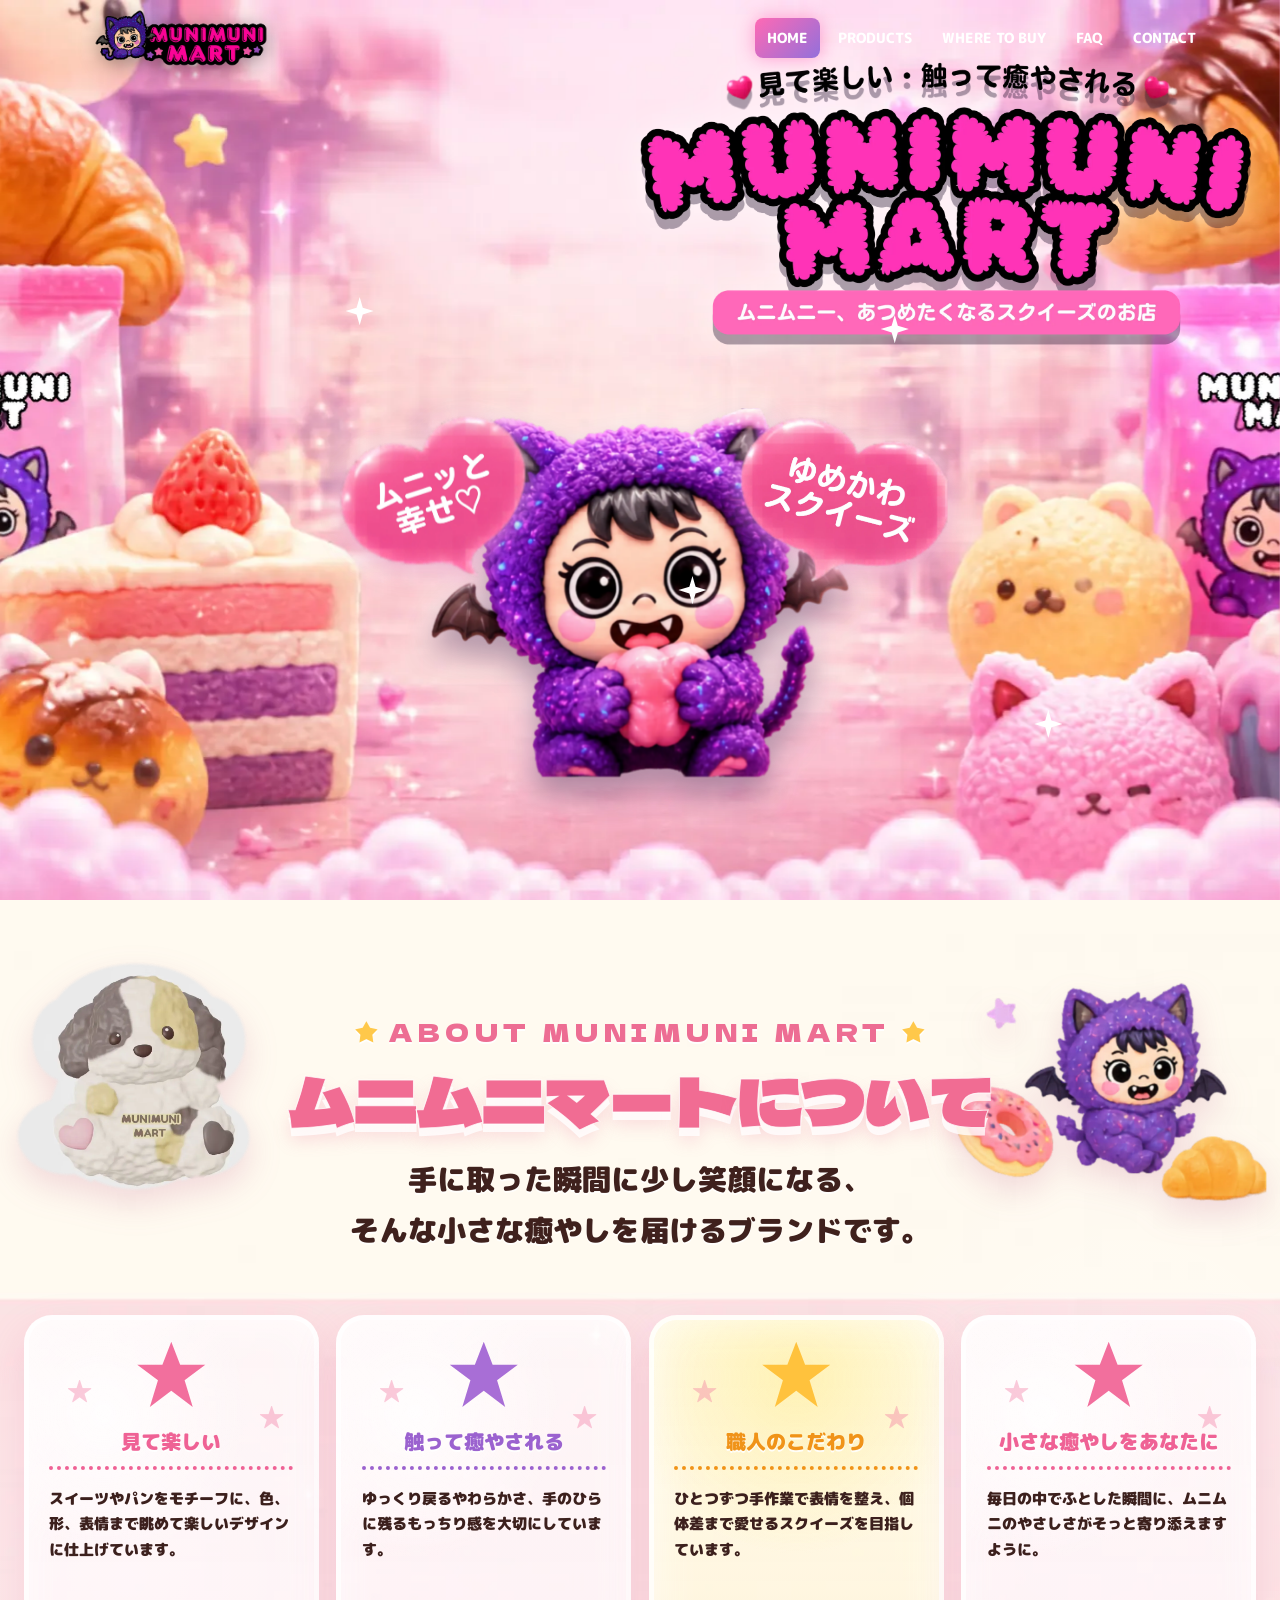
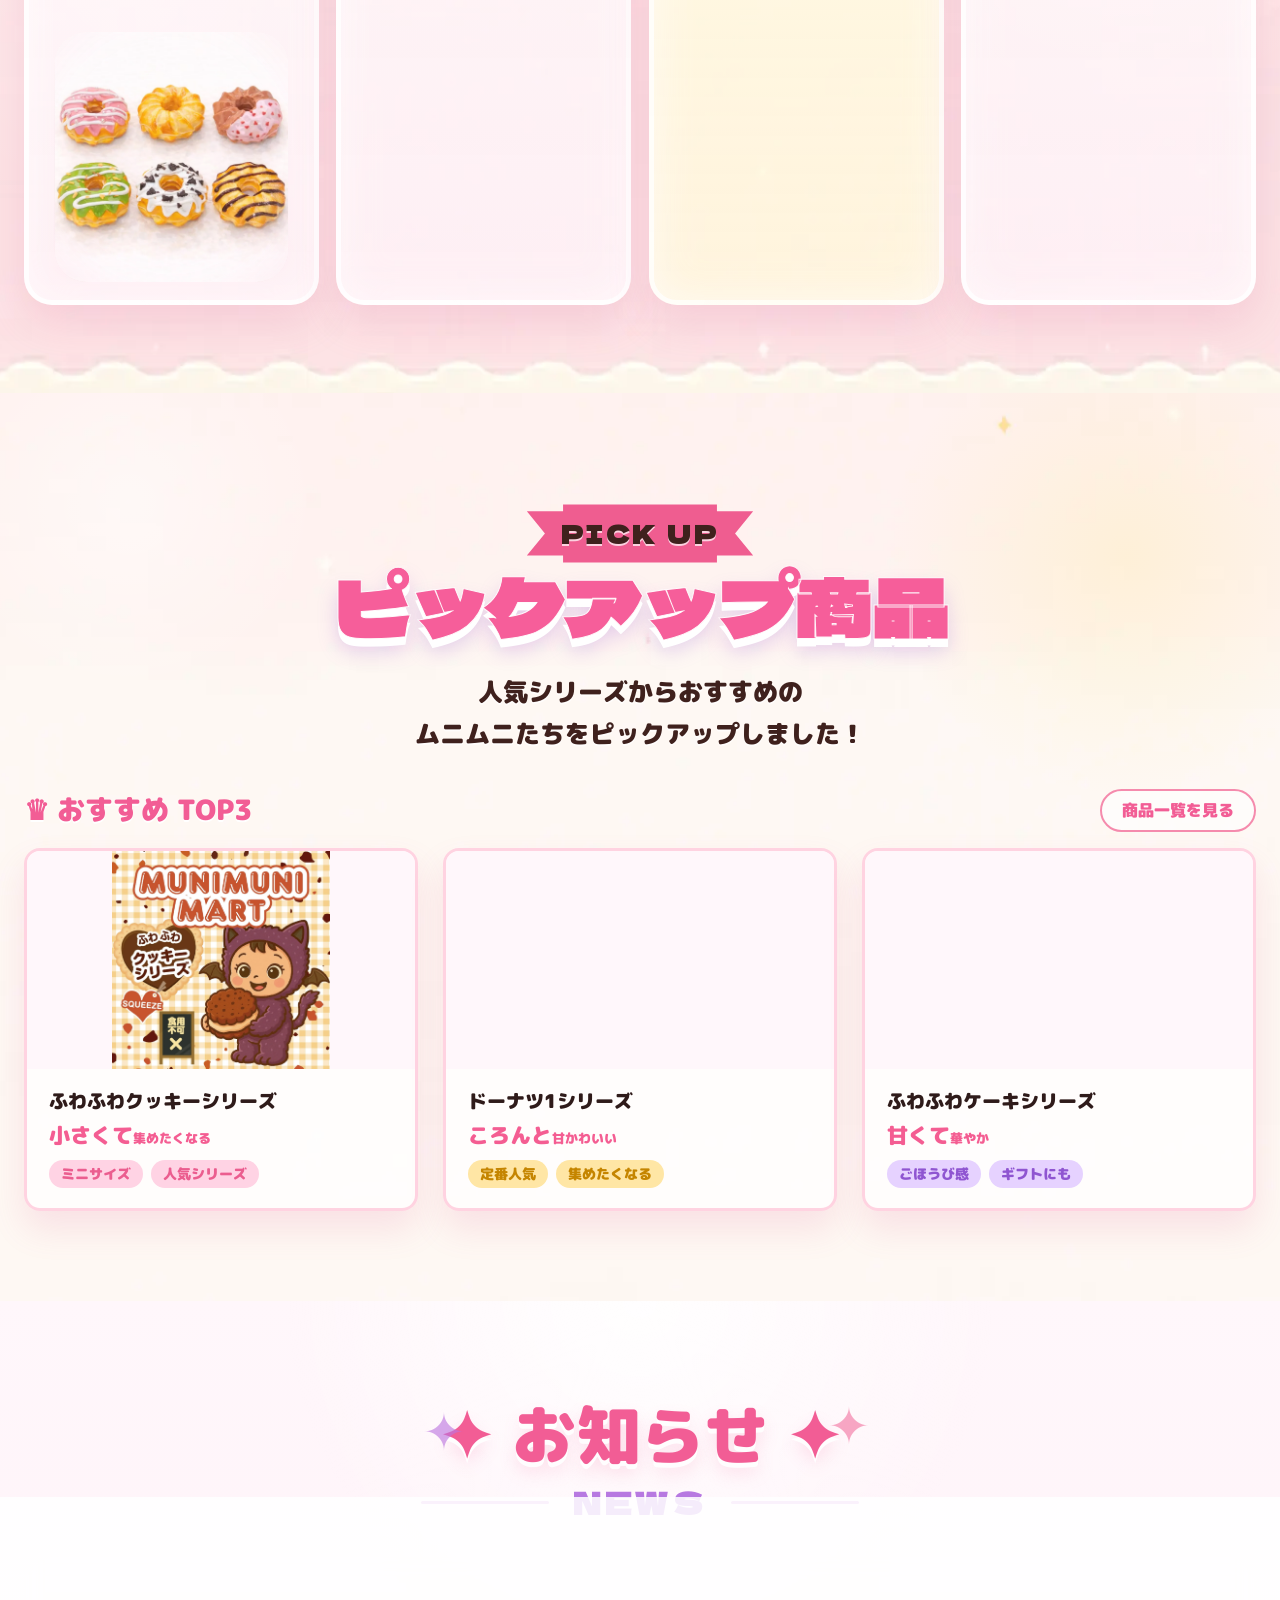
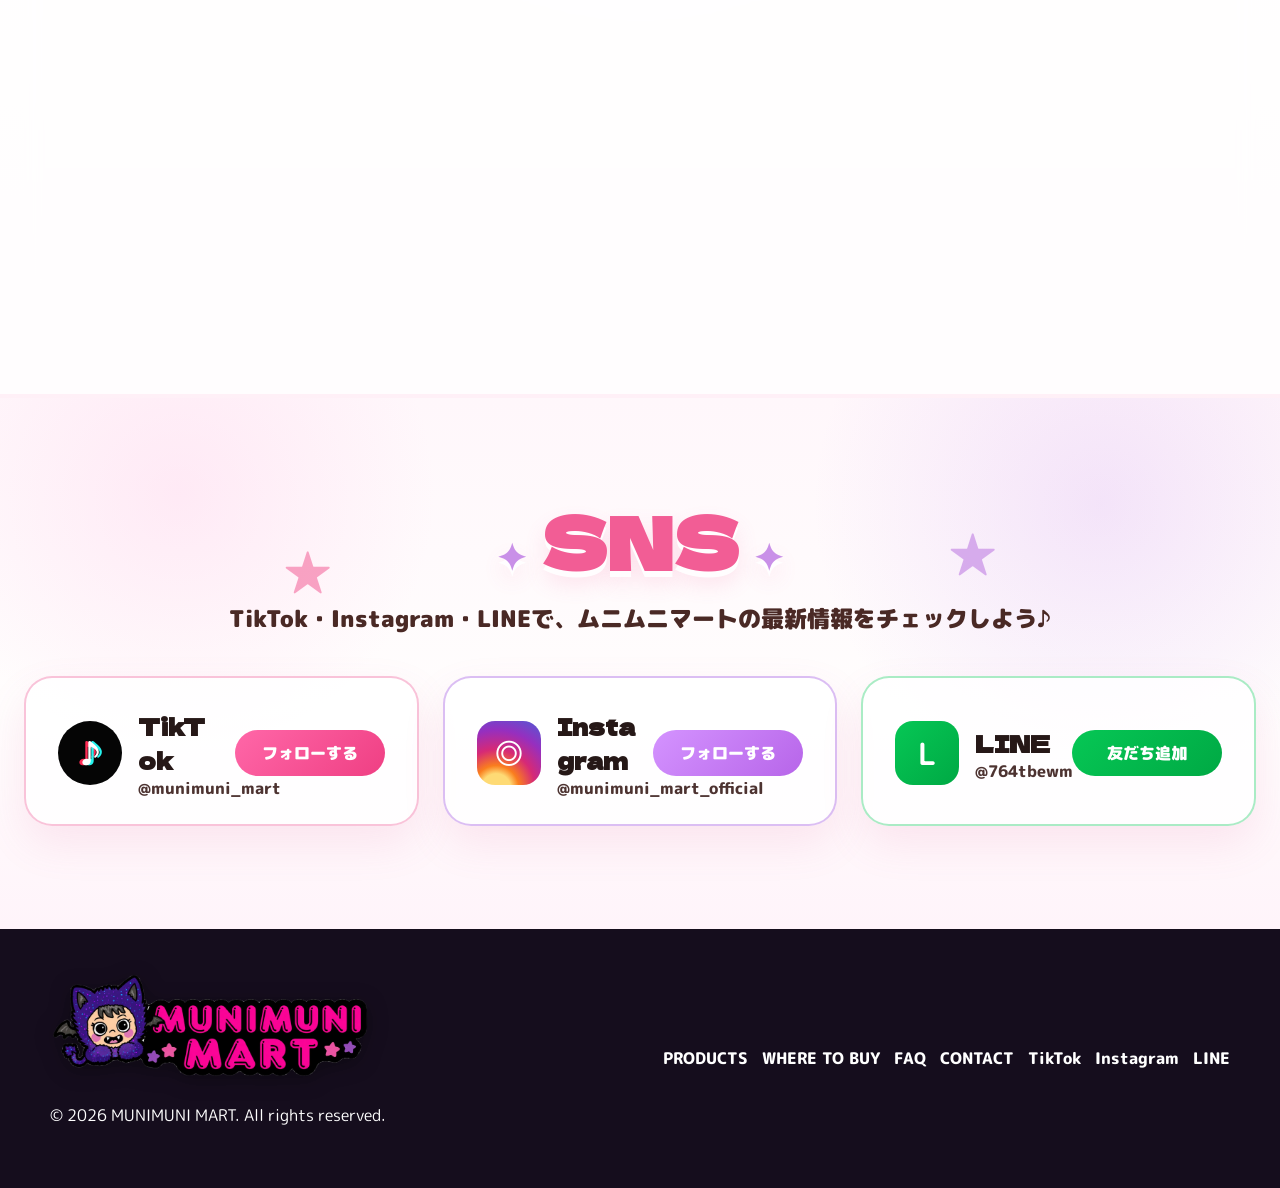
<file: index.html>
<!doctype html>
<html lang="ja">
  <head>
    <meta charset="utf-8">
    <meta name="viewport" content="width=device-width, initial-scale=1">
    <title>MUNIMUNI MART | 見て楽しい、触って癒やされる</title>
    <meta name="description" content="MUNIMUNI MARTのブランド世界観、職人手作りスクイーズ、TikTokライブ情報を紹介する公式ブランディングサイトです。">
    <link rel="stylesheet" href="assets/styles.css">
  </head>
  <body>
    <div class="loader" aria-hidden="true"><img src="assets/munimuni-logo.webp" alt=""></div>
    <header class="site-header">
      <div class="nav-wrap">
        <a class="brand" href="index.html"><img src="assets/munimuni-brand-logo.webp" alt="MUNIMUNI MART ロゴ"><span>MUNIMUNI MART</span></a>
        <button class="nav-toggle" type="button" aria-label="メニューを開く" aria-expanded="false"><span></span><span></span><span></span></button>
        <nav class="site-nav" aria-label="グローバルナビゲーション">
          <a class="is-active" href="index.html">HOME</a>
          <a href="products/index.html">PRODUCTS</a>
          <a href="where-to-buy/index.html">WHERE TO BUY</a>
          <a href="faq/index.html">FAQ</a>
          <a href="contact/index.html">CONTACT</a>
        </nav>
      </div>
    </header>

    <main class="page">
      <section class="hero hero-layered reveal" aria-label="MUNIMUNI MART キービジュアル">
        <div class="hero-layer-canvas">
          <img class="hero-layer hero-bg-layer" src="assets/hero-parts/hero-bg.webp" alt="スクイーズとスイーツが並ぶピンクの背景" loading="eager" fetchpriority="high" decoding="async">
          <img class="hero-layer hero-logo-layer" src="assets/hero-parts/hero-logo-v2.webp" alt="MUNIMUNI MART ムニムニ、あつめたくなるスクイーズのお店" loading="eager" fetchpriority="high" decoding="async">
          <img class="hero-layer hero-character-layer" src="assets/hero-parts/hero-character.webp" alt="ハートを持ったムニにゃん" loading="eager" fetchpriority="high" decoding="async">
          <img class="hero-layer hero-bubble-left-layer" src="assets/hero-parts/hero-bubble-happy.webp" alt="ムニッと幸せ" loading="eager" decoding="async">
          <img class="hero-layer hero-bubble-right-layer" src="assets/hero-parts/hero-bubble-dream.webp" alt="ゆめかわスクイーズ" loading="eager" decoding="async">
          <span class="hero-glint g1" aria-hidden="true"></span>
          <span class="hero-glint g2" aria-hidden="true"></span>
          <span class="hero-glint g3" aria-hidden="true"></span>
          <span class="hero-glint g4" aria-hidden="true"></span>
        </div>
        <div class="hero-poster-actions" aria-label="主要リンク">
          <a class="button primary" href="products/index.html">商品を見る</a>
          <a class="button" href="where-to-buy/index.html">購入方法を見る</a>
        </div>
      </section>

      <section class="about-muni-section reveal" aria-labelledby="about-title">
        <div class="about-bg-layer about-bg-full" aria-hidden="true"></div>
        <img class="about-float about-float-left" src="assets/about-parts/about-float-dog.webp" alt="" loading="lazy" decoding="async">
        <img class="about-float about-float-right" src="assets/about-parts/about-top-right.webp" alt="" loading="lazy" decoding="async">

        <div class="about-inner">
          <div class="about-hero-copy">
            <p class="about-eyebrow"><span>★</span> ABOUT MUNIMUNI MART <span>★</span></p>
            <h2 id="about-title"><span>ムニムニマート</span><span>について</span></h2>
            <p>手に取った瞬間に少し笑顔になる、<br>そんな小さな癒やしを届けるブランドです。</p>
          </div>

          <div class="about-card-grid" aria-label="ムニムニマートの特徴">
            <article class="about-card card-pink">
              <div class="about-number">01</div>
              <h3>見て楽しい</h3>
              <p>スイーツやパンをモチーフに、色、形、表情まで眺めて楽しいデザインに仕上げています。</p>
              <img src="assets/about-parts/about-card-01-new.webp" alt="表情豊かなドーナツスクイーズのラインナップ" loading="lazy" decoding="async">
            </article>

            <article class="about-card card-purple">
              <div class="about-number">02</div>
              <h3>触って癒やされる</h3>
              <p>ゆっくり戻るやわらかさ、手のひらに残るもっちり感を大切にしています。</p>
              <img src="assets/about-parts/about-card-02-new.webp" alt="黄色いアニマルスクイーズを手でむにっと押している様子" loading="lazy" decoding="async">
            </article>

            <article class="about-card card-orange">
              <div class="about-number">03</div>
              <h3>職人のこだわり</h3>
              <p>ひとつずつ手作業で表情を整え、個体差まで愛せるスクイーズを目指しています。</p>
              <img src="assets/about-parts/about-card-03-new.webp" alt="筆でスクイーズの表情を丁寧に仕上げている様子" loading="lazy" decoding="async">
            </article>

            <article class="about-card card-pink">
              <div class="about-number">04</div>
              <h3>小さな癒やしをあなたに</h3>
              <p>毎日の中でふとした瞬間に、ムニムニのやさしさがそっと寄り添えますように。</p>
              <img src="assets/about-parts/about-card-04-new.webp" alt="ムニにゃんが黄色いスクイーズを抱えている様子" loading="lazy" decoding="async">
            </article>
          </div>
        </div>
      </section>

      <section class="pickup-muni-section reveal" aria-labelledby="pickup-title">
        <div class="pickup-bg" aria-hidden="true"></div>
        <div class="pickup-inner">
          <div class="pickup-hero">
            <p class="pickup-ribbon">PICK UP</p>
            <h2 id="pickup-title">ピックアップ商品</h2>
            <p>人気シリーズからおすすめの<br>ムニムニたちをピックアップしました！</p>
          </div>

          <div class="pickup-heading-row">
            <h3>♛ おすすめ TOP3</h3>
            <a class="pickup-link" href="products/index.html">商品一覧を見る</a>
          </div>

          <div class="pickup-rank-grid">
            <article class="pickup-rank-card">
              <img src="assets/pickup-products/fluffy-cookie-series.webp" alt="ふわふわクッキーシリーズ" loading="lazy" decoding="async">
              <div class="pickup-rank-body">
                <h4>ふわふわクッキーシリーズ</h4>
                <p>小さくて<span>集めたくなる</span></p>
                <div><span>ミニサイズ</span><span>人気シリーズ</span></div>
              </div>
            </article>
            <article class="pickup-rank-card">
              <img src="assets/products/series/donut-series.webp" alt="ドーナツ1シリーズ" loading="lazy" decoding="async">
              <div class="pickup-rank-body">
                <h4>ドーナツ1シリーズ</h4>
                <p>ころんと<span>甘かわいい</span></p>
                <div><span>定番人気</span><span>集めたくなる</span></div>
              </div>
            </article>
            <article class="pickup-rank-card">
              <img src="assets/pickup-products/fluffy-cake-series.webp" alt="ふわふわケーキシリーズ" loading="lazy" decoding="async">
              <div class="pickup-rank-body">
                <h4>ふわふわケーキシリーズ</h4>
                <p>甘くて<span>華やか</span></p>
                <div><span>ごほうび感</span><span>ギフトにも</span></div>
              </div>
            </article>
          </div>
        </div>
      </section>

      <section class="news-muni-section reveal" aria-labelledby="news-title">
        <div class="news-muni-inner">
          <div class="news-muni-heading">
            <p aria-hidden="true">✦ お知らせ ✦</p>
            <h2 id="news-title">NEWS</h2>
          </div>
          <div class="news-muni-panel" data-news-list aria-label="お知らせ一覧"></div>
        </div>
      </section>

      <section class="sns-muni-section reveal" aria-labelledby="sns-title">
        <div class="sns-muni-inner">
          <div class="sns-muni-heading">
            <h2 id="sns-title">SNS</h2>
            <p>TikTok・Instagram・LINEで、ムニムニマートの最新情報をチェックしよう♪</p>
          </div>

          <div class="sns-panel-grid">
            <article class="sns-feed-panel sns-link-panel tiktok-panel">
              <div class="sns-account-head">
                <div class="sns-icon tiktok-icon">♪</div>
                <div><h3>TikTok</h3><p>@munimuni_mart</p></div>
                <a href="https://www.tiktok.com/@munimuni.mart" target="_blank" rel="noreferrer">フォローする</a>
              </div>
            </article>

            <article class="sns-feed-panel sns-link-panel instagram-panel">
              <div class="sns-account-head">
                <div class="sns-icon instagram-icon">◎</div>
                <div><h3>Instagram</h3><p>@munimuni_mart_official</p></div>
                <a href="https://www.instagram.com/munimuni_mart_official/" target="_blank" rel="noreferrer">フォローする</a>
              </div>
            </article>

            <article class="sns-feed-panel sns-link-panel line-panel">
              <div class="sns-account-head">
                <div class="sns-icon line-icon">L</div>
                <div><h3>LINE</h3><p>@764tbewm</p></div>
                <a href="https://line.me/R/ti/p/@764tbewm?oat_content=url&ts=12260603" target="_blank" rel="noreferrer">友だち追加</a>
              </div>
            </article>
          </div>
        </div>
      </section>
    </main>

    <footer class="site-footer">
      <div class="footer-inner">
        <div>
          <a class="brand" href="index.html"><img src="assets/munimuni-brand-logo.webp" alt="MUNIMUNI MART ロゴ"><span>MUNIMUNI MART</span></a>
          <p>© 2026 MUNIMUNI MART. All rights reserved.</p>
        </div>
        <div class="footer-links">
          <a href="products/index.html">PRODUCTS</a><a href="where-to-buy/index.html">WHERE TO BUY</a><a href="faq/index.html">FAQ</a><a href="contact/index.html">CONTACT</a><a href="https://www.tiktok.com/@munimuni.mart" target="_blank" rel="noreferrer">TikTok</a><a href="https://www.instagram.com/munimuni_mart_official/" target="_blank" rel="noreferrer">Instagram</a><a href="https://line.me/R/ti/p/@764tbewm?oat_content=url&ts=12260603" target="_blank" rel="noreferrer">LINE</a>
        </div>
      </div>
    </footer>
    <script src="assets/news-data.js"></script>
    <script src="assets/app.js"></script>
  </body>
</html>
</file>
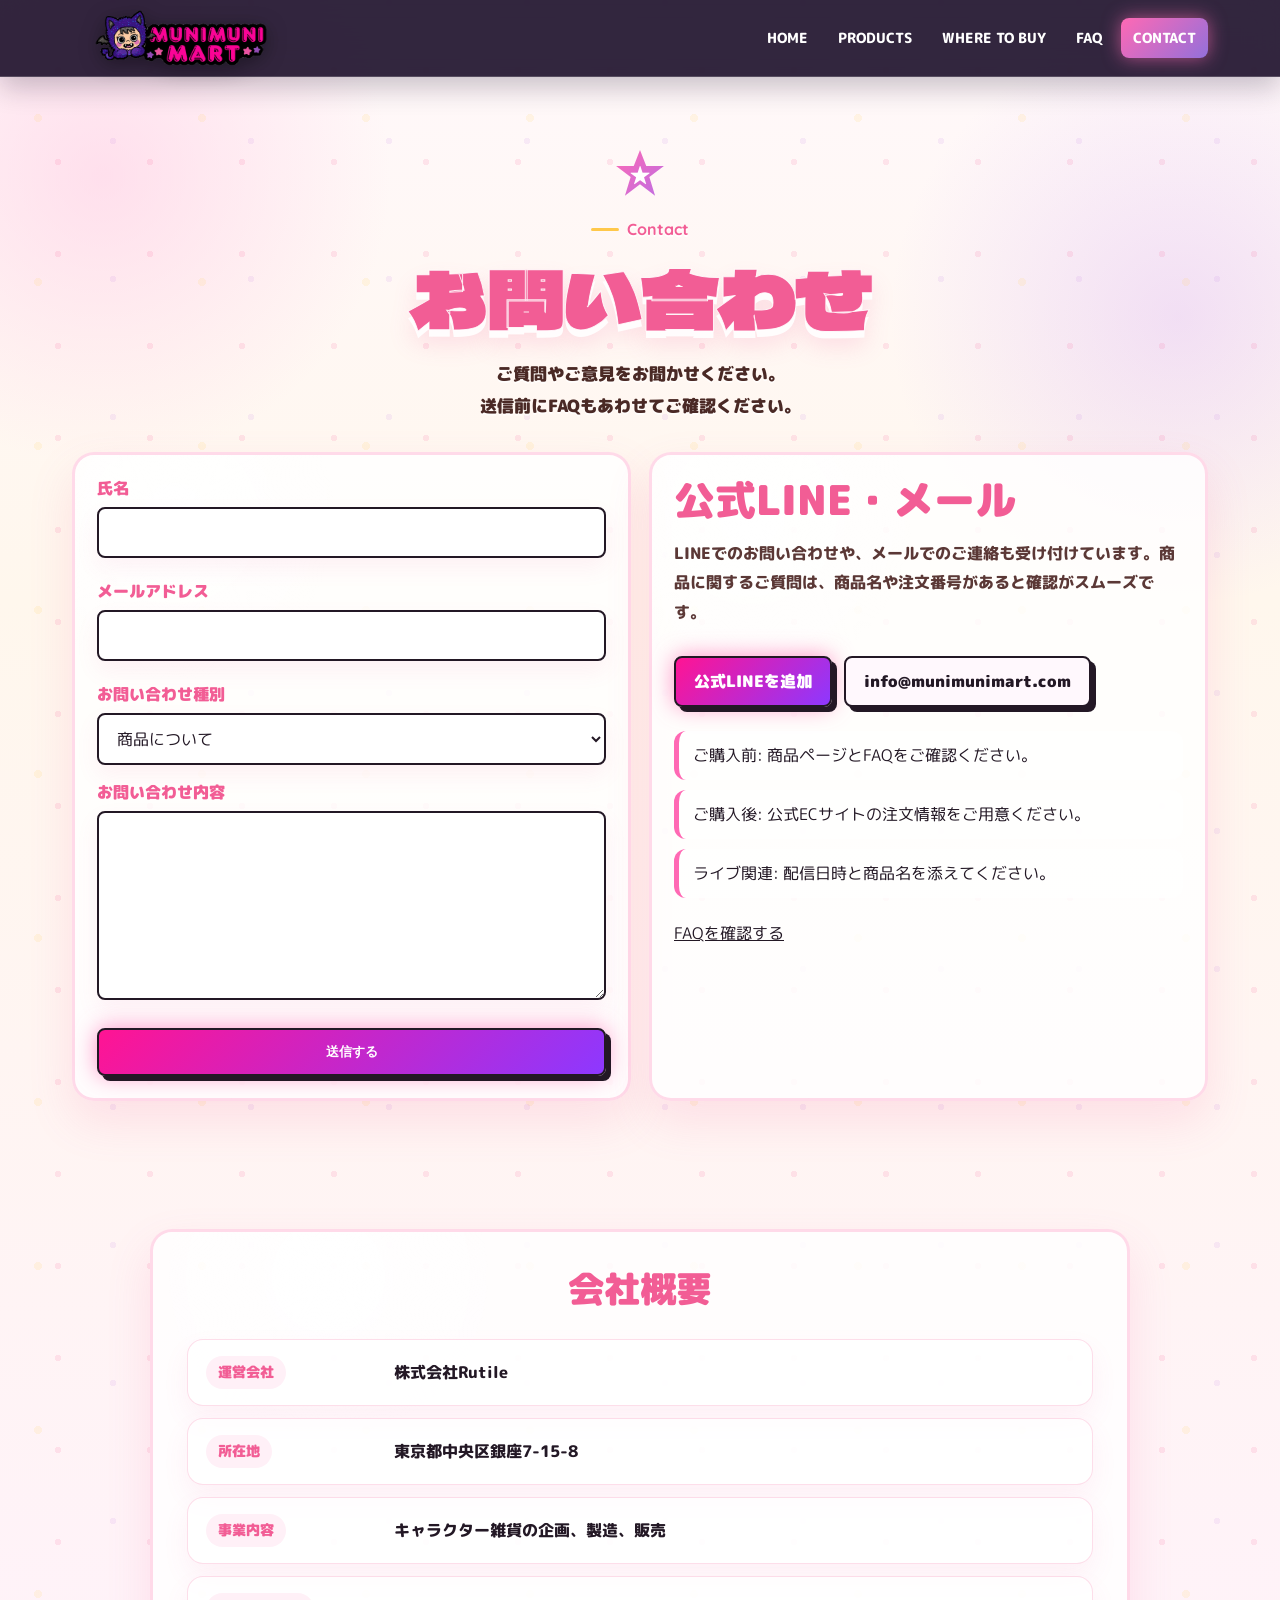
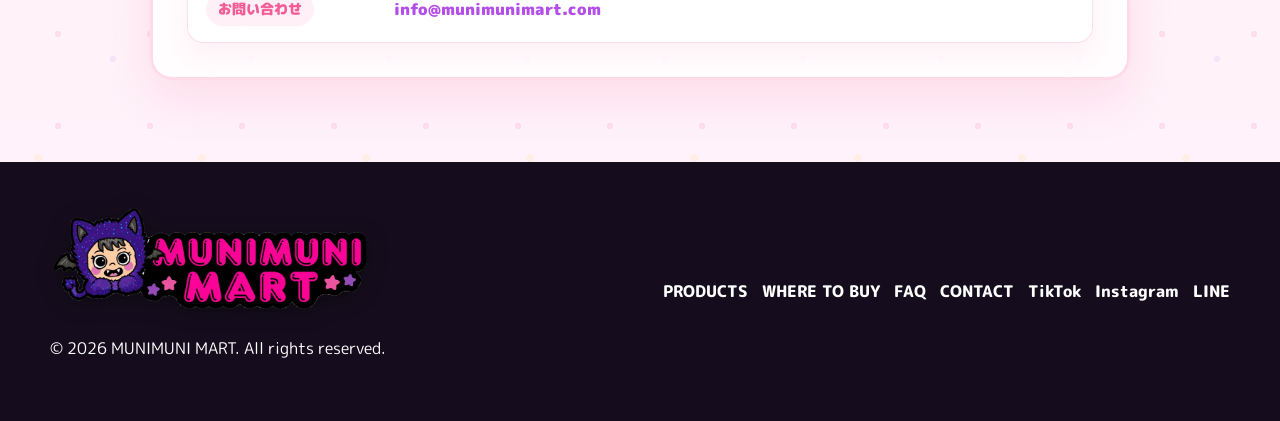
<file: contact/index.html>
<!doctype html>
<html lang="ja">
  <head>
    <meta charset="utf-8">
    <meta name="viewport" content="width=device-width, initial-scale=1">
    <title>お問い合わせ | MUNIMUNI MART</title>
    <meta name="description" content="MUNIMUNI MARTへのお問い合わせページ。フォーム、公式LINE、メールアドレスをご案内します。">
    <link rel="stylesheet" href="../assets/styles.css">
  </head>
  <body>
    <div class="loader" aria-hidden="true"><img src="../assets/munimuni-brand-logo.webp" alt=""></div>
    <header class="site-header"><div class="nav-wrap"><a class="brand" href="../index.html"><img src="../assets/munimuni-brand-logo.webp" alt="MUNIMUNI MART ロゴ"><span>MUNIMUNI MART</span></a><button class="nav-toggle" type="button" aria-label="メニューを開く" aria-expanded="false"><span></span><span></span><span></span></button><nav class="site-nav" aria-label="グローバルナビゲーション"><a href="../index.html">HOME</a><a href="../products/index.html">PRODUCTS</a><a href="../where-to-buy/index.html">WHERE TO BUY</a><a href="../faq/index.html">FAQ</a><a class="is-active" href="index.html">CONTACT</a></nav></div></header>
    <main class="page">
      <section class="page-hero reveal"><p class="eyebrow">Contact</p><h1>お問い合わせ</h1><p class="lead">ご質問やご意見をお聞かせください。<br>送信前にFAQもあわせてご確認ください。</p></section>
      <section class="section reveal">
        <div class="contact-grid">
          <form class="info-panel contact-form" name="contact" method="POST" action="/contact/" data-netlify="true" netlify-honeypot="bot-field" data-contact-form novalidate>
            <input type="hidden" name="form-name" value="contact">
            <p class="hidden-field"><label>入力しないでください <input name="bot-field"></label></p>
            <input type="hidden" name="subject" value="MUNIMUNI MART お問い合わせ">
            <div class="form-success">お問い合わせを受け付けました。内容を確認のうえ、担当者よりご連絡いたします。</div>
            <div class="form-field"><label for="name">氏名</label><input id="name" name="name" autocomplete="name" required><p class="form-error" data-error-for="name"></p></div>
            <div class="form-field"><label for="email">メールアドレス</label><input id="email" name="email" type="email" autocomplete="email" required><p class="form-error" data-error-for="email"></p></div>
            <div class="form-field"><label for="topic">お問い合わせ種別</label><select id="topic" name="topic"><option>商品について</option><option>注文・配送について</option><option>TikTokライブについて</option><option>その他</option></select></div>
            <div class="form-field"><label for="message">お問い合わせ内容</label><textarea id="message" name="message" rows="7" required></textarea><p class="form-error" data-error-for="message"></p></div>
            <button class="button primary" type="submit">送信する</button>
          </form>
          <aside class="info-panel">
            <h2>公式LINE・メール</h2>
            <p>LINEでのお問い合わせや、メールでのご連絡も受け付けています。商品に関するご質問は、商品名や注文番号があると確認がスムーズです。</p>
            <div class="button-row"><a class="button primary" href="https://line.me/R/ti/p/@764tbewm?oat_content=url&ts=12260603" target="_blank" rel="noreferrer">公式LINEを追加</a><a class="button" href="mailto:info@munimunimart.com">info@munimunimart.com</a></div>
            <ul class="spec-list"><li>ご購入前: 商品ページとFAQをご確認ください。</li><li>ご購入後: 公式ECサイトの注文情報をご用意ください。</li><li>ライブ関連: 配信日時と商品名を添えてください。</li></ul>
            <a href="../faq/index.html">FAQを確認する</a>
          </aside>
        </div>
      </section>
      <section class="section company-section reveal">
        <div class="info-panel company-overview">
          <h2>会社概要</h2>
          <dl class="company-list">
            <div>
              <dt>運営会社</dt>
              <dd>株式会社Rutile</dd>
            </div>
            <div>
              <dt>所在地</dt>
              <dd>東京都中央区銀座7-15-8</dd>
            </div>
            <div>
              <dt>事業内容</dt>
              <dd>キャラクター雑貨の企画、製造、販売</dd>
            </div>
            <div>
              <dt>お問い合わせ</dt>
              <dd><a href="mailto:info@munimunimart.com">info@munimunimart.com</a></dd>
            </div>
          </dl>
        </div>
      </section>
    </main>
    <footer class="site-footer"><div class="footer-inner"><div><a class="brand" href="../index.html"><img src="../assets/munimuni-brand-logo.webp" alt="MUNIMUNI MART ロゴ"><span>MUNIMUNI MART</span></a><p>© 2026 MUNIMUNI MART. All rights reserved.</p></div><div class="footer-links"><a href="../products/index.html">PRODUCTS</a><a href="../where-to-buy/index.html">WHERE TO BUY</a><a href="../faq/index.html">FAQ</a><a href="index.html">CONTACT</a><a href="https://www.tiktok.com/@munimuni.mart" target="_blank" rel="noreferrer">TikTok</a><a href="https://www.instagram.com/munimuni_mart_official/" target="_blank" rel="noreferrer">Instagram</a><a href="https://line.me/R/ti/p/@764tbewm?oat_content=url&ts=12260603" target="_blank" rel="noreferrer">LINE</a></div></div></footer>
    <script src="../assets/app.js"></script>
  </body>
</html>
</file>
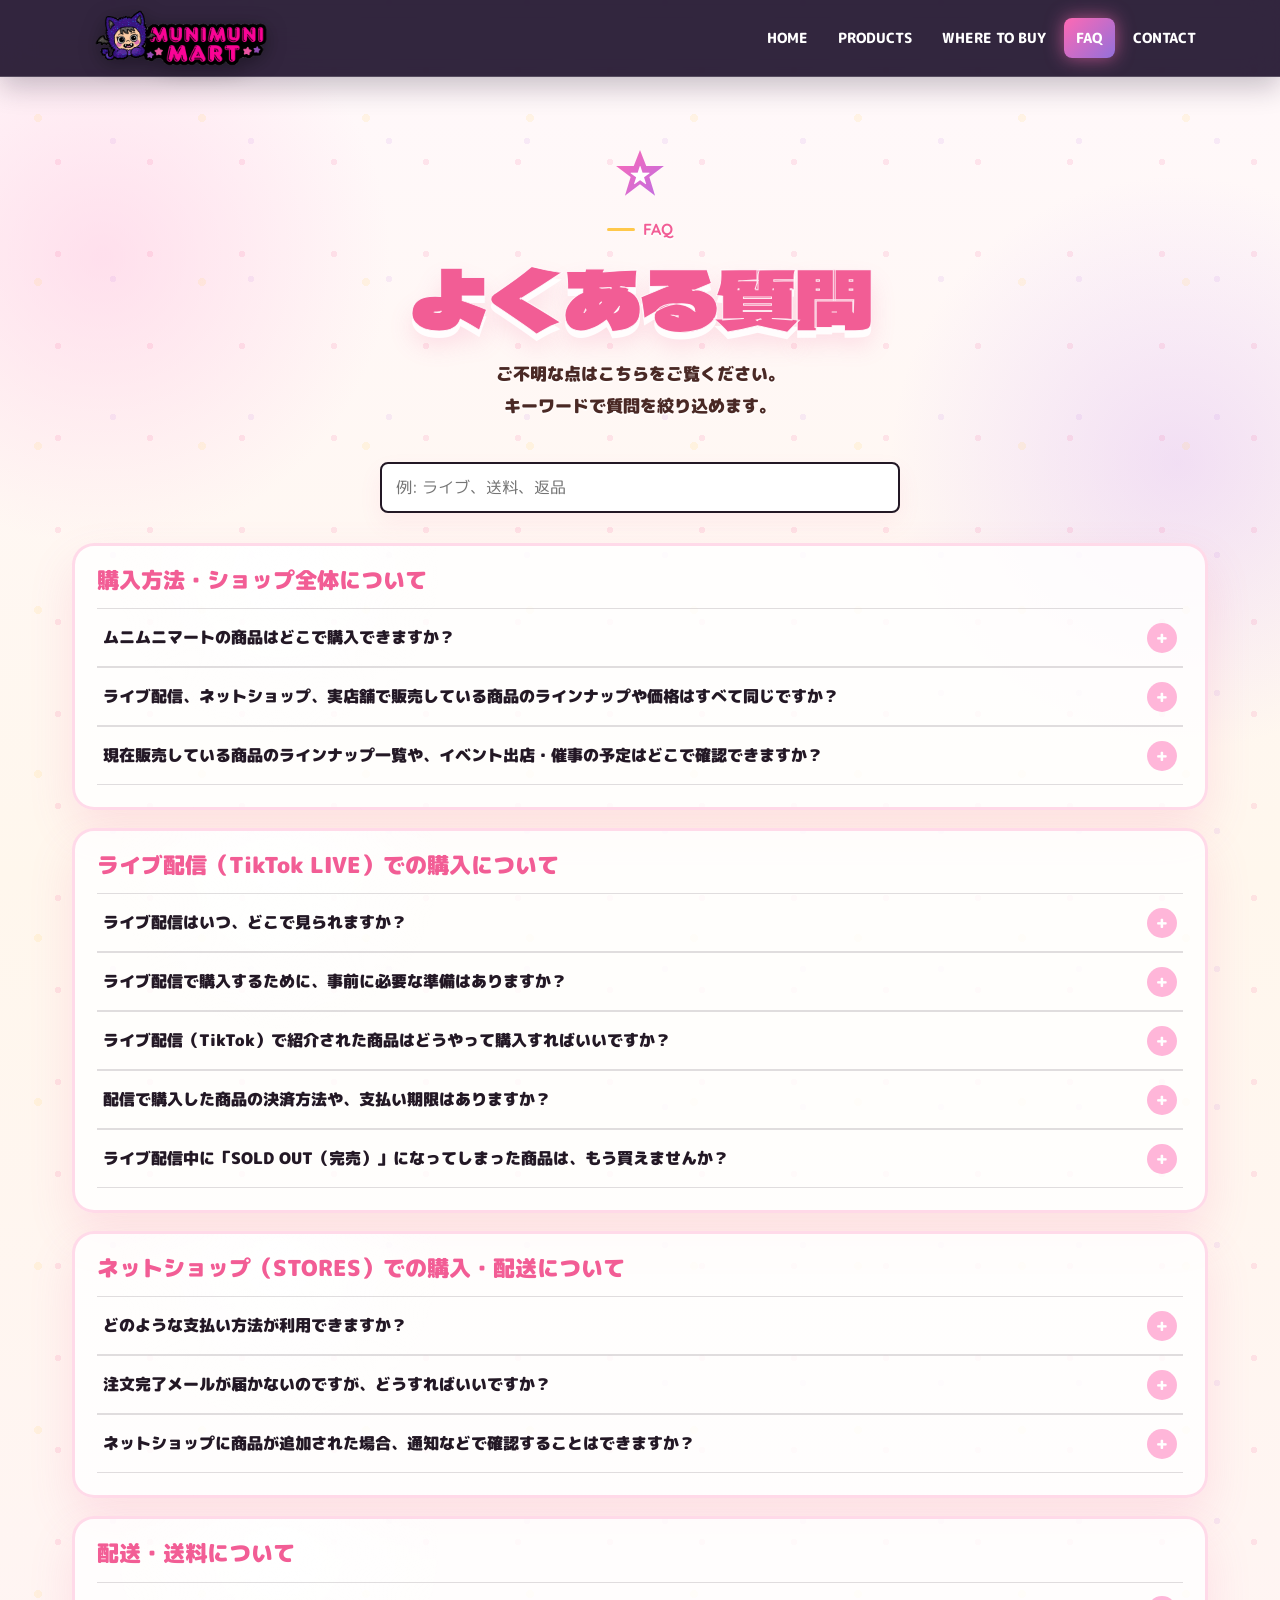
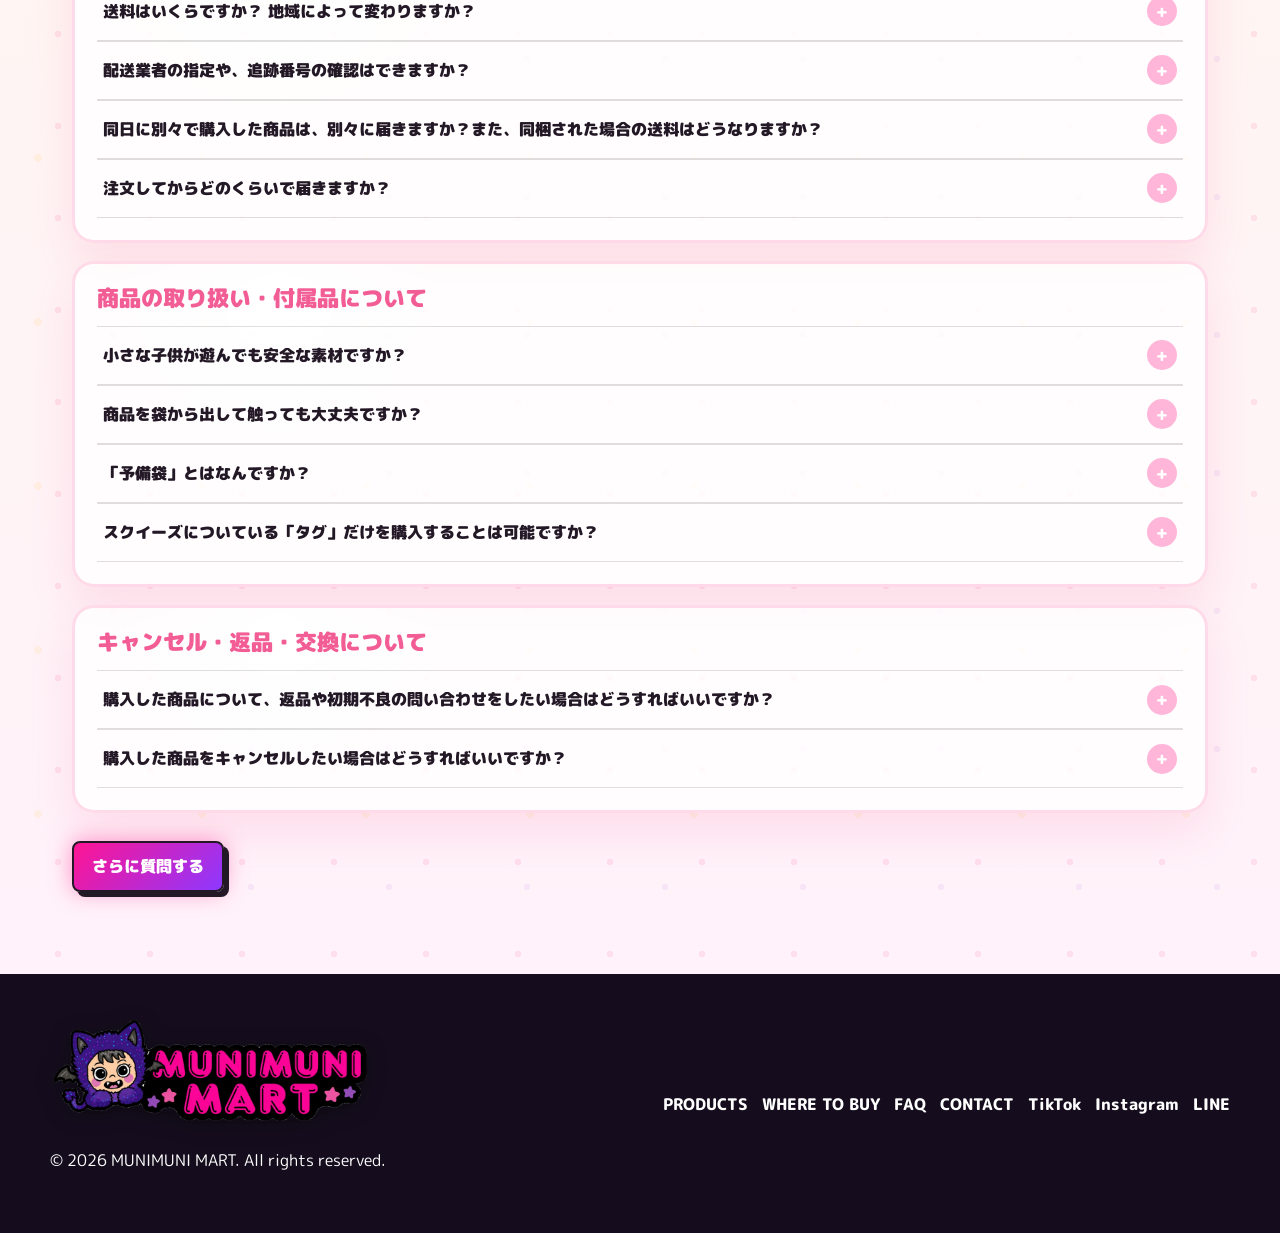
<file: faq/index.html>
<!doctype html>
<html lang="ja">
  <head>
    <meta charset="utf-8">
    <meta name="viewport" content="width=device-width, initial-scale=1">
    <title>よくある質問 | MUNIMUNI MART</title>
    <meta name="description" content="MUNIMUNI MARTの商品、購入方法、配送、TikTokライブ、返品交換に関するよくある質問をまとめました。">
    <link rel="stylesheet" href="../assets/styles.css">
  </head>
  <body class="faq-page">
    <div class="loader" aria-hidden="true"><img src="../assets/munimuni-brand-logo.webp" alt=""></div>
    <header class="site-header"><div class="nav-wrap"><a class="brand" href="../index.html"><img src="../assets/munimuni-brand-logo.webp" alt="MUNIMUNI MART ロゴ"><span>MUNIMUNI MART</span></a><button class="nav-toggle" type="button" aria-label="メニューを開く" aria-expanded="false"><span></span><span></span><span></span></button><nav class="site-nav" aria-label="グローバルナビゲーション"><a href="../index.html">HOME</a><a href="../products/index.html">PRODUCTS</a><a href="../where-to-buy/index.html">WHERE TO BUY</a><a class="is-active" href="index.html">FAQ</a><a href="../contact/index.html">CONTACT</a></nav></div></header>
    <main class="page">
      <section class="page-hero reveal"><p class="eyebrow">FAQ</p><h1>よくある質問</h1><p class="lead">ご不明な点はこちらをご覧ください。<br>キーワードで質問を絞り込めます。</p></section>
      <section class="section reveal">
        <div class="faq-search"><input data-faq-search type="search" placeholder="例: ライブ、送料、返品" aria-label="FAQを検索"></div>
        <div class="faq-list">
          <article class="faq-category">
            <h2>購入方法・ショップ全体について</h2>
            <div class="accordion"><button type="button" aria-expanded="false">ムニムニマートの商品はどこで購入できますか？</button><div class="accordion-panel">
              <p>実店舗、公式ECサイト（STORES）、TikTokショップにてご購入いただけます。それぞれのアクセスは下記リンクよりご確認ください。</p>
              <ul class="faq-link-list">
                <li><a href="../where-to-buy/index.html">【実店舗のご案内】</a></li>
                <li><a href="https://muni2mart.com/" target="_blank" rel="noreferrer">【公式ECサイト（STORES）】</a></li>
                <li><a href="https://www.tiktok.com/@munimuni.mart" target="_blank" rel="noreferrer">【TikTokショップ】</a></li>
              </ul>
              <p class="faq-note">※実店舗での購入方法や決済方法の詳細は、各販売店舗へ直接お問い合わせください。</p>
            </div></div>
            <div class="accordion"><button type="button" aria-expanded="false">ライブ配信、ネットショップ、実店舗で販売している商品のラインナップや価格はすべて同じですか？</button><div class="accordion-panel">
              <p>販売する場所によって、取扱商品（ラインナップ）や価格が異なる場合がございます。</p>
              <p><strong>価格について：</strong>TikTokショップと公式ECサイト（STORES）は原則同一価格ですが、価格改定により変更となる場合がございます。また、実店舗のみ価格が異なる場合がございますので、詳細は各店舗にてご確認ください。</p>
              <p><strong>ラインナップについて：</strong>販売場所や出店先によって取扱商品が異なります。それぞれの場所での出会いをお楽しみください。</p>
            </div></div>
            <div class="accordion"><button type="button" aria-expanded="false">現在販売している商品のラインナップ一覧や、イベント出店・催事の予定はどこで確認できますか？</button><div class="accordion-panel">
              <p>全商品のラインナップは当ホームページの【Products】ページ、イベント等の最新情報は【公式TikTok】【メールマガジン】にてご確認いただけます。</p>
              <ul class="faq-link-list">
                <li><a href="../products/index.html">【商品ラインナップ一覧（Products）】</a></li>
                <li><a href="https://www.tiktok.com/@munimuni.mart" target="_blank" rel="noreferrer">【イベント・催事予定（公式TikTok）】</a></li>
              </ul>
              <p class="faq-note">※一部の完売商品につきましても、再入荷が確認でき次第、再販を行う可能性がございます。</p>
            </div></div>
          </article>

          <article class="faq-category">
            <h2>ライブ配信（TikTok LIVE）での購入について</h2>
            <div class="accordion"><button type="button" aria-expanded="false">ライブ配信はいつ、どこで見られますか？</button><div class="accordion-panel">
              <p>ムニムニマートの公式TikTok LIVEにて、毎日21:00から配信しております。</p>
              <ul class="faq-link-list">
                <li><a href="https://www.tiktok.com/@munimuni.mart" target="_blank" rel="noreferrer">【公式TikTokアカウント：@munimuni.mart】</a></li>
              </ul>
              <p><strong>販売スタート時間</strong><br>通常商品：21:05〜<br>新作リリース日：21:10〜</p>
              <p class="faq-note">※配信がお休みになる場合は、TikTokの「ストーリー」にて事前にお知らせいたします。ぜひフォローしてチェックしてください。</p>
            </div></div>
            <div class="accordion"><button type="button" aria-expanded="false">ライブ配信で購入するために、事前に必要な準備はありますか？</button><div class="accordion-panel">
              <p>TikTokアカウントへのログインと、TikTok Shopでのお支払い情報の登録が必要です。配信中は売り切れが予想されますので、スムーズにお買い物をお楽しみいただくためにも、事前の会員登録・カード情報等のご登録をおすすめしております。</p>
            </div></div>
            <div class="accordion"><button type="button" aria-expanded="false">ライブ配信（TikTok）で紹介された商品はどうやって購入すればいいですか？</button><div class="accordion-panel">
              <p>配信中に画面に表示される「商品一覧（カート）」から直接ご購入いただけます。ご購入後の流れや、限定の「開封サービス」については下記をご確認ください。</p>
              <p><strong>配信内での開封サービスについて</strong><br>ご購入いただいた後、配信内にて「購入完了時間順」でお客様のお名前（ユーザーID）をお呼びいたします。</p>
              <ul class="faq-text-list">
                <li><strong>開封を希望される場合：</strong>コメント欄にて、ご希望の「開封番号（1番〜12番）」をお知らせください（1BOX12個入りのため、お好きな番号をお選びいただけます）。その場で指定の箱を開封いたします。</li>
                <li><strong>未開封のまま発送を希望される場合：</strong>コメント欄にて「未開封希望」とお知らせください（※未開封の場合は番号指定はできません）。</li>
                <li><strong>コメントが確認できなかった場合：</strong>恐れ入りますが、スタッフがランダムに選んだ未開封の状態で発送させていただきます。</li>
              </ul>
            </div></div>
            <div class="accordion"><button type="button" aria-expanded="false">配信で購入した商品の決済方法や、支払い期限はありますか？</button><div class="accordion-panel">
              <p>決済方法およびお支払い期限は、すべてTikTok Shopの規定に準じます。ご購入手続きの際に、TikTok Shopの画面に表示される詳細をご確認ください。なお、期限までにお支払いが確認できない「未払い注文」につきましては、自動的にキャンセル扱いとなる場合がございますのでご注意ください。</p>
            </div></div>
            <div class="accordion"><button type="button" aria-expanded="false">ライブ配信中に「SOLD OUT（完売）」になってしまった商品は、もう買えませんか？</button><div class="accordion-panel">
              <p>配信中の追加在庫の投入は原則行っておりません。ただし、他のお客様のキャンセルや決済エラーなどにより、自動的に在庫が戻る（復活する）場合がございます。完売後も、念のため商品ページを定期的にご確認いただくことをおすすめいたします。</p>
            </div></div>
          </article>

          <article class="faq-category">
            <h2>ネットショップ（STORES）での購入・配送について</h2>
            <div class="accordion"><button type="button" aria-expanded="false">どのような支払い方法が利用できますか？</button><div class="accordion-panel">
              <p>公式ECサイト（STORES）では、以下のお支払い方法がご利用いただけます。</p>
              <ul class="faq-text-list">
                <li>クレジットカード（VISA / Mastercard / American Express / Diners Club / JCB）※100円以上のご決済から利用可</li>
                <li>コンビニ決済</li>
                <li>キャリア決済（d払い / auかんたん決済 / ソフトバンクまとめて支払い）</li>
                <li>銀行振込</li>
                <li>後払い（コンビニ／銀行ATM）</li>
                <li>atone 翌月払い（コンビニ／口座振替）</li>
                <li>あと払い（ペイディ）</li>
              </ul>
              <p class="faq-note">※詳細や最新の情報は、ネットショップのご決済画面にてご確認ください。</p>
            </div></div>
            <div class="accordion"><button type="button" aria-expanded="false">注文完了メールが届かないのですが、どうすればいいですか？</button><div class="accordion-panel">
              <p>ご登録いただいたメールアドレスに誤りがないか、または迷惑メールフォルダに振り分けられていないかご確認ください。解決しない場合は、お手数ですがショップページ下部の「お問い合わせフォーム」よりご連絡いただくか、下記の【公式LINE】までお問い合わせください。</p>
              <ul class="faq-link-list">
                <li><a href="https://line.me/R/ti/p/@764tbewm?oat_content=url&ts=12260603" target="_blank" rel="noreferrer">【ムニムニマート 公式LINE】</a></li>
              </ul>
            </div></div>
            <div class="accordion"><button type="button" aria-expanded="false">ネットショップに商品が追加された場合、通知などで確認することはできますか？</button><div class="accordion-panel">
              <p>当ショップの「メールマガジン」「公式ライン」にご登録いただくと、商品の追加情報や最新ニュースをいち早くお届けいたします。ぜひご活用ください。また、ECサイト公式商品購入ページより「再入荷リクエスト」のご登録も可能です。ご登録いただけますと入荷次第お客様に直接メールをお届けいたします。</p>
            </div></div>
          </article>

          <article class="faq-category">
            <h2>配送・送料について</h2>
            <div class="accordion"><button type="button" aria-expanded="false">送料はいくらですか？ 地域によって変わりますか？</button><div class="accordion-panel">
              <p>地域別の基本送料は以下の通りです。1回のお買い物合計金額が4,000円以上で【送料無料】となります。</p>
              <ul class="faq-text-list">
                <li>北海道・沖縄県：800円</li>
                <li>その他の地域：500円</li>
              </ul>
              <p><strong>ご注意ください</strong><br>同日に複数回ご注文いただいた場合でも、お会計が分かれてしまった場合は、それぞれの注文ごとに送料がプラスされます。（後から金額を合算して送料無料を適用することはできかねます。）</p>
            </div></div>
            <div class="accordion"><button type="button" aria-expanded="false">配送業者の指定や、追跡番号の確認はできますか？</button><div class="accordion-panel">
              <p>業者は「佐川急便」または「ヤマト運輸」を利用しており、お客様によるご指定は承っておりません。商品発送時に、ご登録メールアドレスへ「発送完了通知（お荷物追跡番号付き）」をお送りいたします。発送後の配送状況やお届け日時変更に関しましては、追跡番号をご用意の上、直接配送会社へお問い合わせください。</p>
            </div></div>
            <div class="accordion"><button type="button" aria-expanded="false">同日に別々で購入した商品は、別々に届きますか？また、同梱された場合の送料はどうなりますか？</button><div class="accordion-panel">
              <p>当店の配送ポリシーに基づき、同日に複数回ご購入いただいた場合、商品はひとつにまとめて「同梱配送」させていただく場合がございます。なお、同梱配送となった場合でも、送料は「1回のご決済ごとの金額」に基づいて計算されているため、差額の返金はいたしかねます。あらかじめご了承ください。</p>
              <p><strong>具体例（関東圏にお住まいの場合）</strong><br>1回のお買い上げが4,000円未満の注文を「2回」に分けて行った場合、送料は500円×2回＝1,000円となります。配送時、1つの段ボールに同梱してお届けする場合も、500円分の送料返金はできません。※同日に「TikTokショップ」と「公式ECサイト（STORES）」でそれぞれ別々に購入された場合も同様の扱いとなります。</p>
            </div></div>
            <div class="accordion"><button type="button" aria-expanded="false">注文してからどのくらいで届きますか？</button><div class="accordion-panel">
              <p>全商品「国内」からの発送となり、ご購入いただいたショップによって発送の目安が異なります。</p>
              <ul class="faq-text-list">
                <li>TikTokショップでのご購入：原則、「5営業日以内」に発送いたします。</li>
                <li>公式ECサイト（STORES）でのご購入：ご注文受領後、「5営業日以内」に発送いたします。</li>
              </ul>
              <p class="faq-note">※年末年始やゴールデンウィークなどの大型連休、または注文が混み合う時期は、通常よりお時間をいただく場合がございます。</p>
            </div></div>
          </article>

          <article class="faq-category">
            <h2>商品の取り扱い・付属品について</h2>
            <div class="accordion"><button type="button" aria-expanded="false">小さな子供が遊んでも安全な素材ですか？</button><div class="accordion-panel">
              <p>本商品は食品ではございません。万が一、お子様が口に入れてしまうと窒息などの恐れがあり大変危険です。小さなお子様の手の届かない場所で保管いただくか、必ず保護者様の目の届く範囲で一緒に安全にお楽しみください。</p>
            </div></div>
            <div class="accordion"><button type="button" aria-expanded="false">商品を袋から出して触っても大丈夫ですか？</button><div class="accordion-panel">
              <p>はい、袋から出して独特のムニムニとした感触をお楽しみいただけます。ただし、爪を立てたり、尖ったものに触れさせると商品が破損する原因となりますのでご注意ください。また、商品の特性上、開封時に微細な落下物（粉や繊維など）が生じる場合がございます。袋から出す際は、あらかじめ汚れてもよい環境を整えていただくことをおすすめいたします。</p>
            </div></div>
            <div class="accordion"><button type="button" aria-expanded="false">「予備袋」とはなんですか？</button><div class="accordion-panel">
              <p>商品を一度袋から出して触って遊んだ後でも、綺麗に保管して長くお楽しみいただくための専用袋です。どちらのショップでご購入いただいた場合でも、「1商品につき1枚」無料でお付けしております。</p>
            </div></div>
            <div class="accordion"><button type="button" aria-expanded="false">スクイーズについている「タグ」だけを購入することは可能ですか？</button><div class="accordion-panel">
              <p>はい、タグのみの販売も承っております。購入をご希望の際は下記【公式ライン】までお問い合わせください。</p>
              <ul class="faq-link-list">
                <li><a href="https://line.me/R/ti/p/@764tbewm?oat_content=url&ts=12260603" target="_blank" rel="noreferrer">【ムニムニマート 公式LINE】</a></li>
              </ul>
            </div></div>
          </article>

          <article class="faq-category">
            <h2>キャンセル・返品・交換について</h2>
            <div class="accordion"><button type="button" aria-expanded="false">購入した商品について、返品や初期不良の問い合わせをしたい場合はどうすればいいですか？</button><div class="accordion-panel">
              <p>「公式ECサイト（STORES）」および「TikTokショップ」でご購入いただいた商品に関しては、すべて【公式LINE】よりお問い合わせください。</p>
              <ul class="faq-link-list">
                <li><a href="https://line.me/R/ti/p/@764tbewm?oat_content=url&ts=12260603" target="_blank" rel="noreferrer">【ムニムニマート 公式LINE】</a></li>
              </ul>
              <p class="faq-note">※実店舗でご購入いただいた商品に関しましては、お手数ですがご購入された各店舗へ直接お問い合わせください。</p>
              <p><strong>商品特性に関するお願い（必ずお読みください）</strong><br>当店のスクイーズは、職人が1点ずつ手作業で作成しております。そのため、一部パーツの配置・色味・形状の個体差、塗装ムラ、製造工程上生じる小さな気泡などがみられる場合があります。これらは商品の仕様であり「不良品」には該当しないため、返品・交換の対応はいたしかねる場合がございます。手作りの風合いとしてご理解いただけますと幸いです。</p>
            </div></div>
            <div class="accordion"><button type="button" aria-expanded="false">購入した商品をキャンセルしたい場合はどうすればいいですか？</button><div class="accordion-panel">
              <p>ご購入いただいたショップによって、キャンセルの可否や手続きが異なります。</p>
              <ul class="faq-text-list">
                <li><strong>TikTokショップでご購入の場合：</strong>ご購入後「1時間以内」であれば、お客様ご自身の注文画面（購入履歴）よりキャンセル処理が可能です。1時間を経過しますと、システム上いかなる理由でもキャンセル手続きができなくなりますのでご注意ください。</li>
                <li><strong>公式ECサイト（STORES）でご購入の場合：</strong>ご注文完了後のキャンセル・変更の対応は一律いたしかねます。数量や種類にお間違いがないか、よくご確認の上でご注文ください。</li>
                <li><strong>実店舗でご購入の場合：</strong>各店舗の規定によりますので、ご購入店舗へ直接ご確認ください。</li>
              </ul>
            </div></div>
          </article>
        </div>
        <div class="button-row"><a class="button primary" href="../contact/index.html">さらに質問する</a></div>
      </section>
    </main>
    <footer class="site-footer"><div class="footer-inner"><div><a class="brand" href="../index.html"><img src="../assets/munimuni-brand-logo.webp" alt="MUNIMUNI MART ロゴ"><span>MUNIMUNI MART</span></a><p>© 2026 MUNIMUNI MART. All rights reserved.</p></div><div class="footer-links"><a href="../products/index.html">PRODUCTS</a><a href="../where-to-buy/index.html">WHERE TO BUY</a><a href="index.html">FAQ</a><a href="../contact/index.html">CONTACT</a><a href="https://www.tiktok.com/@munimuni.mart" target="_blank" rel="noreferrer">TikTok</a><a href="https://www.instagram.com/munimuni_mart_official/" target="_blank" rel="noreferrer">Instagram</a><a href="https://line.me/R/ti/p/@764tbewm?oat_content=url&ts=12260603" target="_blank" rel="noreferrer">LINE</a></div></div></footer>
    <script src="../assets/app.js"></script>
  </body>
</html>
</file>
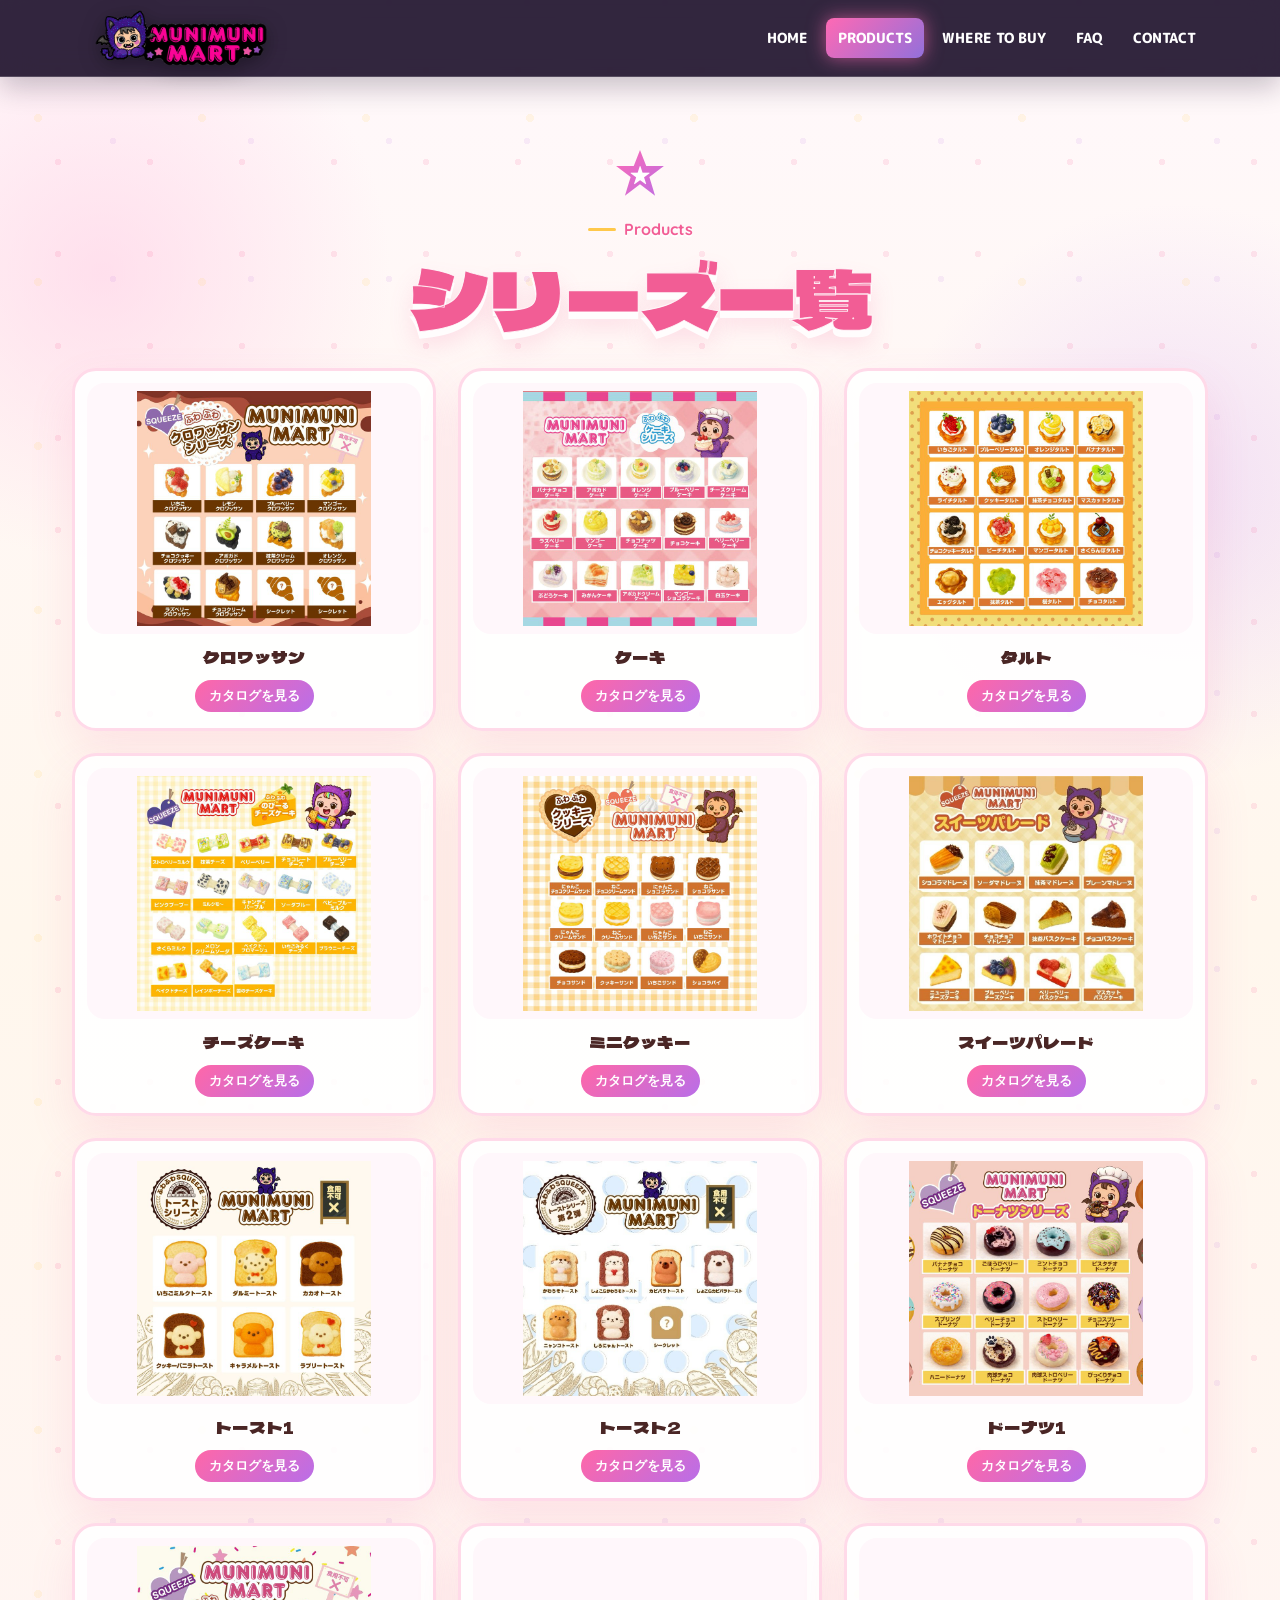
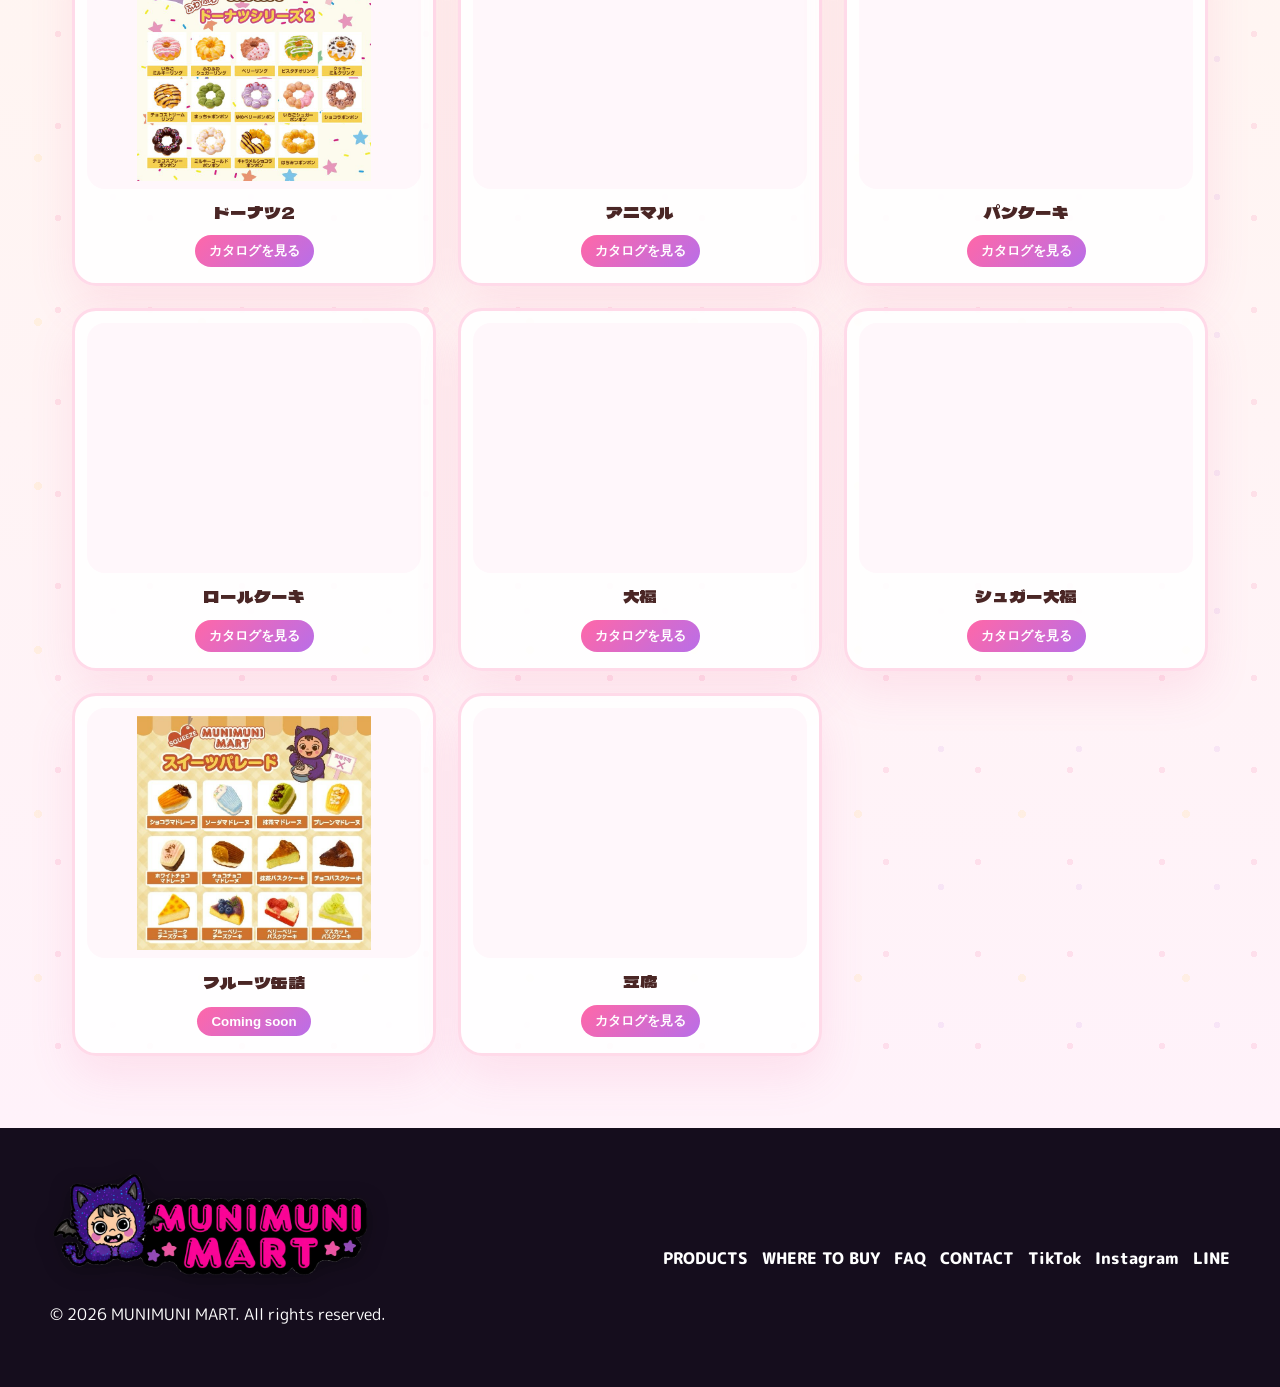
<file: products/index.html>
<!doctype html>
<html lang="ja">
  <head>
    <meta charset="utf-8">
    <meta name="viewport" content="width=device-width, initial-scale=1">
    <title>シリーズ一覧 | MUNIMUNI MART</title>
    <meta name="description" content="MUNIMUNI MARTの職人手作りスクイーズをシリーズ別に紹介します。各シリーズ画像からカタログを確認できます。">
    <link rel="stylesheet" href="../assets/styles.css">
  </head>
  <body>
    <div class="loader" aria-hidden="true"><img src="../assets/munimuni-brand-logo.webp" alt=""></div>
    <header class="site-header">
      <div class="nav-wrap">
        <a class="brand" href="../index.html"><img src="../assets/munimuni-brand-logo.webp" alt="MUNIMUNI MART ロゴ"><span>MUNIMUNI MART</span></a>
        <button class="nav-toggle" type="button" aria-label="メニューを開く" aria-expanded="false"><span></span><span></span><span></span></button>
        <nav class="site-nav" aria-label="グローバルナビゲーション">
          <a href="../index.html">HOME</a><a class="is-active" href="index.html">PRODUCTS</a><a href="../where-to-buy/index.html">WHERE TO BUY</a><a href="../faq/index.html">FAQ</a><a href="../contact/index.html">CONTACT</a>
        </nav>
      </div>
    </header>
    <main class="page">
      <section class="page-hero reveal">
        <p class="eyebrow">Products</p>
        <h1>シリーズ一覧</h1>
      </section>
      <section class="section product-series-list-section">
        <div class="product-series-grid" data-product-series-grid></div>
      </section>
    </main>
    <div class="catalog-modal" data-catalog-modal hidden>
      <div class="catalog-modal-backdrop" data-catalog-close></div>
      <div class="catalog-modal-panel" role="dialog" aria-modal="true" aria-labelledby="catalog-modal-title">
        <button class="catalog-modal-close" type="button" data-catalog-close aria-label="閉じる">×</button>
        <p class="catalog-modal-eyebrow">Catalog</p>
        <h2 id="catalog-modal-title" data-catalog-modal-title>シリーズカタログ</h2>
        <div class="catalog-modal-body" data-catalog-modal-body></div>
      </div>
    </div>
    <footer class="site-footer"><div class="footer-inner"><div><a class="brand" href="../index.html"><img src="../assets/munimuni-brand-logo.webp" alt="MUNIMUNI MART ロゴ"><span>MUNIMUNI MART</span></a><p>© 2026 MUNIMUNI MART. All rights reserved.</p></div><div class="footer-links"><a href="index.html">PRODUCTS</a><a href="../where-to-buy/index.html">WHERE TO BUY</a><a href="../faq/index.html">FAQ</a><a href="../contact/index.html">CONTACT</a><a href="https://www.tiktok.com/@munimuni.mart" target="_blank" rel="noreferrer">TikTok</a><a href="https://www.instagram.com/munimuni_mart_official/" target="_blank" rel="noreferrer">Instagram</a><a href="https://line.me/R/ti/p/@764tbewm?oat_content=url&ts=12260603" target="_blank" rel="noreferrer">LINE</a></div></div></footer>
    <script src="../assets/product-gallery.js"></script>
    <script src="../assets/app.js"></script>
  </body>
</html>
</file>
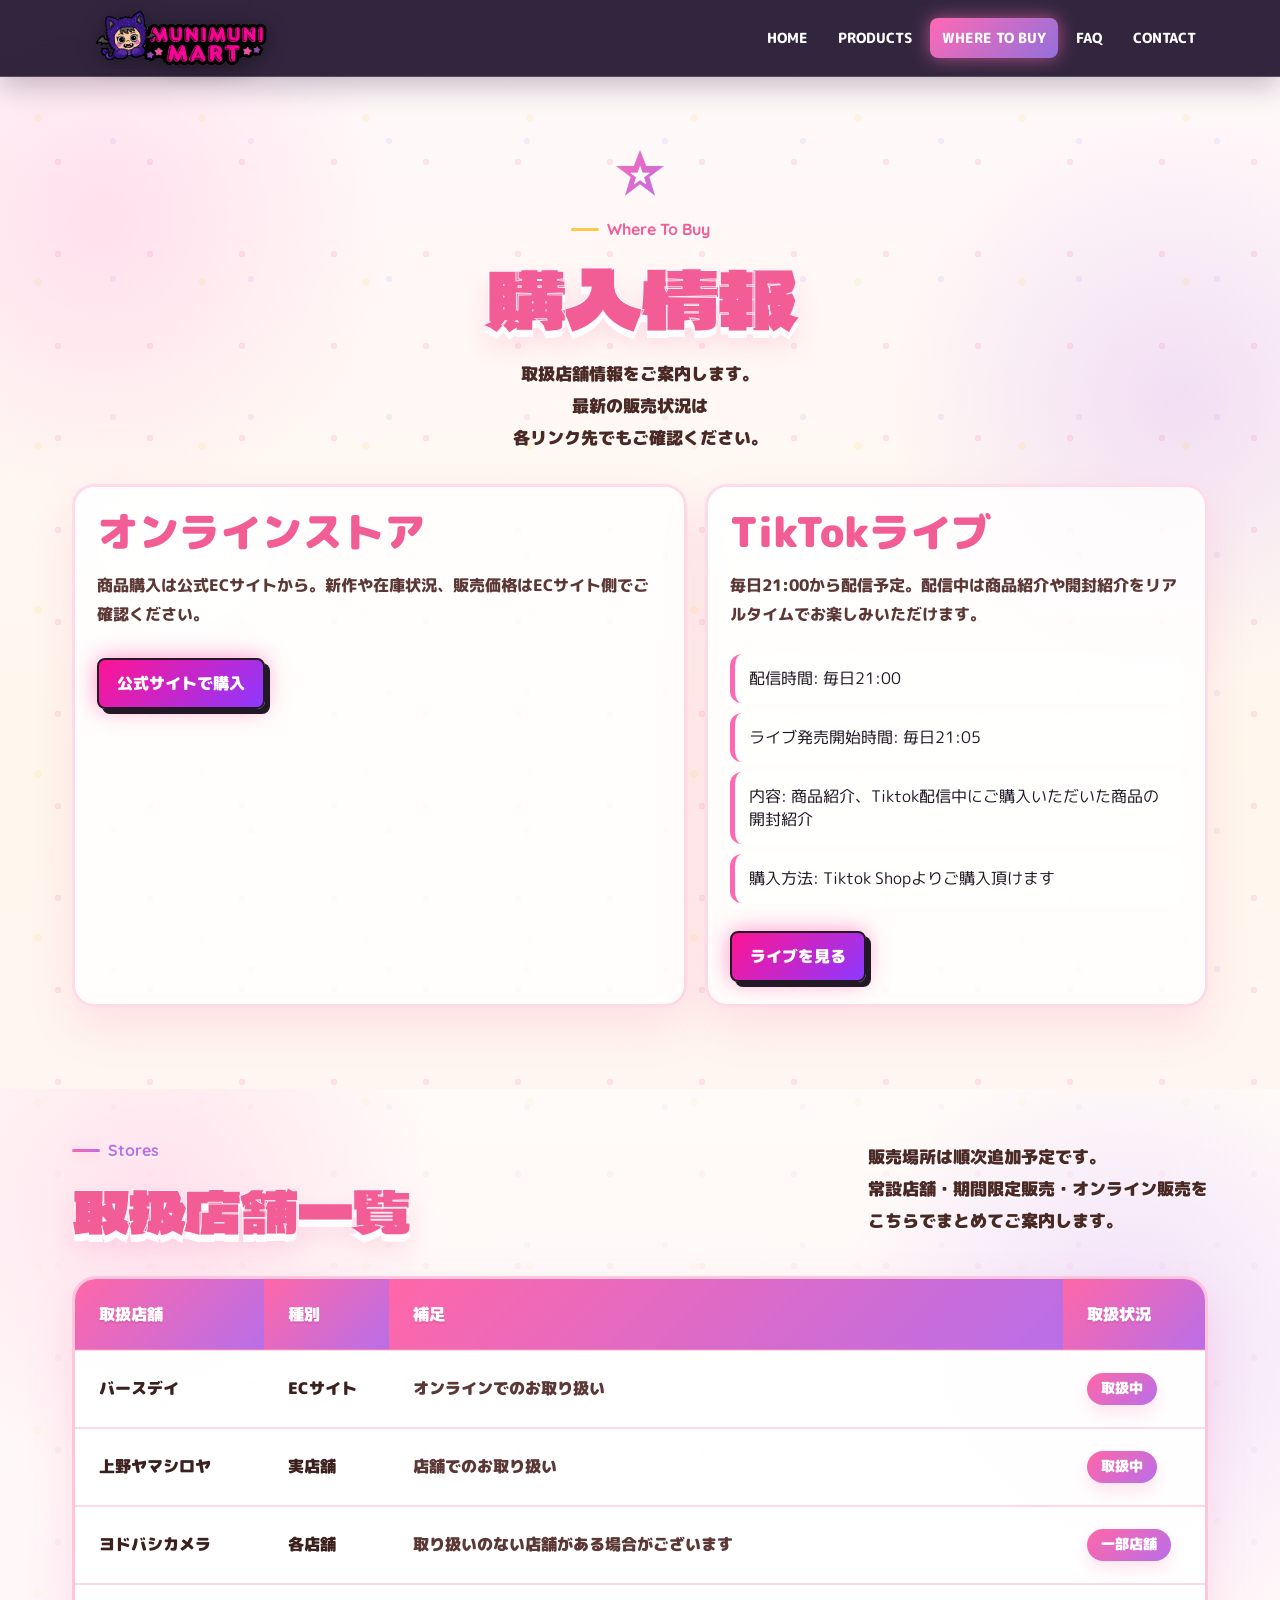
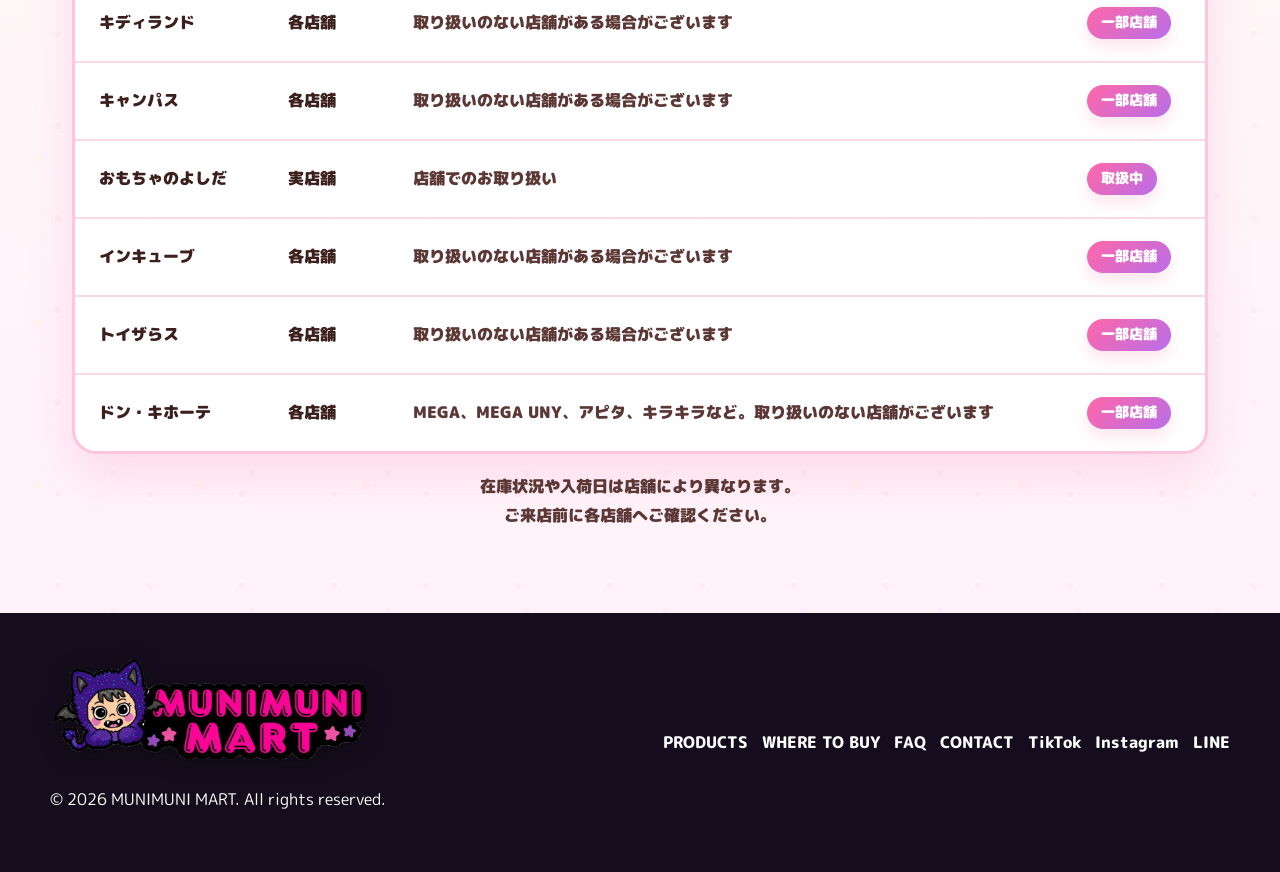
<file: where-to-buy/index.html>
<!doctype html>
<html lang="ja">
  <head>
    <meta charset="utf-8">
    <meta name="viewport" content="width=device-width, initial-scale=1">
    <title>購入情報 | MUNIMUNI MART</title>
    <meta name="description" content="MUNIMUNI MARTの公式ECサイト、TikTokライブ、取扱店舗情報を案内します。">
    <link rel="stylesheet" href="../assets/styles.css">
  </head>
  <body>
    <div class="loader" aria-hidden="true"><img src="../assets/munimuni-brand-logo.webp" alt=""></div>
    <header class="site-header"><div class="nav-wrap"><a class="brand" href="../index.html"><img src="../assets/munimuni-brand-logo.webp" alt="MUNIMUNI MART ロゴ"><span>MUNIMUNI MART</span></a><button class="nav-toggle" type="button" aria-label="メニューを開く" aria-expanded="false"><span></span><span></span><span></span></button><nav class="site-nav" aria-label="グローバルナビゲーション"><a href="../index.html">HOME</a><a href="../products/index.html">PRODUCTS</a><a class="is-active" href="index.html">WHERE TO BUY</a><a href="../faq/index.html">FAQ</a><a href="../contact/index.html">CONTACT</a></nav></div></header>
    <main class="page">
      <section class="page-hero reveal"><p class="eyebrow">Where To Buy</p><h1>購入情報</h1><p class="lead">取扱店舗情報をご案内します。<br>最新の販売状況は<br>各リンク先でもご確認ください。</p></section>
      <section class="section reveal">
        <div class="buy-grid">
          <article class="info-panel"><h2>オンラインストア</h2><p>商品購入は公式ECサイトから。新作や在庫状況、販売価格はECサイト側でご確認ください。</p><div class="button-row"><a class="button primary" href="https://muni2mart.com/" target="_blank" rel="noreferrer">公式サイトで購入</a></div></article>
          <article class="info-panel"><h2>TikTokライブ</h2><p>毎日21:00から配信予定。配信中は商品紹介や開封紹介をリアルタイムでお楽しみいただけます。</p><ul class="spec-list"><li>配信時間: 毎日21:00</li><li>ライブ発売開始時間: 毎日21:05</li><li>内容: 商品紹介、Tiktok配信中にご購入いただいた商品の開封紹介</li><li>購入方法: Tiktok Shopよりご購入頂けます</li></ul><div class="button-row"><a class="button primary" href="https://www.tiktok.com/@munimuni.mart" target="_blank" rel="noreferrer">ライブを見る</a></div></article>
        </div>
      </section>
      <section class="store-list-section reveal">
        <div class="section">
          <div class="section-head lower-section-head">
            <div><p class="eyebrow">Stores</p><h2>取扱店舗一覧</h2></div>
            <p class="section-lead">販売場所は順次追加予定です。<br>常設店舗・期間限定販売・オンライン販売を<br>こちらでまとめてご案内します。</p>
          </div>
          <div class="store-table-wrap">
            <table class="store-table">
              <thead><tr><th>取扱店舗</th><th>種別</th><th>補足</th><th>取扱状況</th></tr></thead>
              <tbody data-store-list>
                <tr><td>バースデイ</td><td>ECサイト</td><td>オンラインでのお取り扱い</td><td><span class="store-status active">取扱中</span></td></tr>
                <tr><td>上野ヤマシロヤ</td><td>実店舗</td><td>店舗でのお取り扱い</td><td><span class="store-status active">取扱中</span></td></tr>
                <tr><td>ヨドバシカメラ</td><td>各店舗</td><td>取り扱いのない店舗がある場合がございます</td><td><span class="store-status active">一部店舗</span></td></tr>
                <tr><td>キディランド</td><td>各店舗</td><td>取り扱いのない店舗がある場合がございます</td><td><span class="store-status active">一部店舗</span></td></tr>
                <tr><td>キャンパス</td><td>各店舗</td><td>取り扱いのない店舗がある場合がございます</td><td><span class="store-status active">一部店舗</span></td></tr>
                <tr><td>おもちゃのよしだ</td><td>実店舗</td><td>店舗でのお取り扱い</td><td><span class="store-status active">取扱中</span></td></tr>
                <tr><td>インキューブ</td><td>各店舗</td><td>取り扱いのない店舗がある場合がございます</td><td><span class="store-status active">一部店舗</span></td></tr>
                <tr><td>トイザらス</td><td>各店舗</td><td>取り扱いのない店舗がある場合がございます</td><td><span class="store-status active">一部店舗</span></td></tr>
                <tr><td>ドン・キホーテ</td><td>各店舗</td><td>MEGA、MEGA UNY、アピタ、キラキラなど。取り扱いのない店舗がございます</td><td><span class="store-status active">一部店舗</span></td></tr>
              </tbody>
            </table>
          </div>
          <p class="store-note">在庫状況や入荷日は店舗により異なります。<br>ご来店前に各店舗へご確認ください。</p>
        </div>
      </section>
    </main>
    <footer class="site-footer"><div class="footer-inner"><div><a class="brand" href="../index.html"><img src="../assets/munimuni-brand-logo.webp" alt="MUNIMUNI MART ロゴ"><span>MUNIMUNI MART</span></a><p>© 2026 MUNIMUNI MART. All rights reserved.</p></div><div class="footer-links"><a href="../products/index.html">PRODUCTS</a><a href="index.html">WHERE TO BUY</a><a href="../faq/index.html">FAQ</a><a href="../contact/index.html">CONTACT</a><a href="https://www.tiktok.com/@munimuni.mart" target="_blank" rel="noreferrer">TikTok</a><a href="https://www.instagram.com/munimuni_mart_official/" target="_blank" rel="noreferrer">Instagram</a><a href="https://line.me/R/ti/p/@764tbewm?oat_content=url&ts=12260603" target="_blank" rel="noreferrer">LINE</a></div></div></footer>
    <script src="../assets/app.js"></script>
  </body>
</html>
</file>
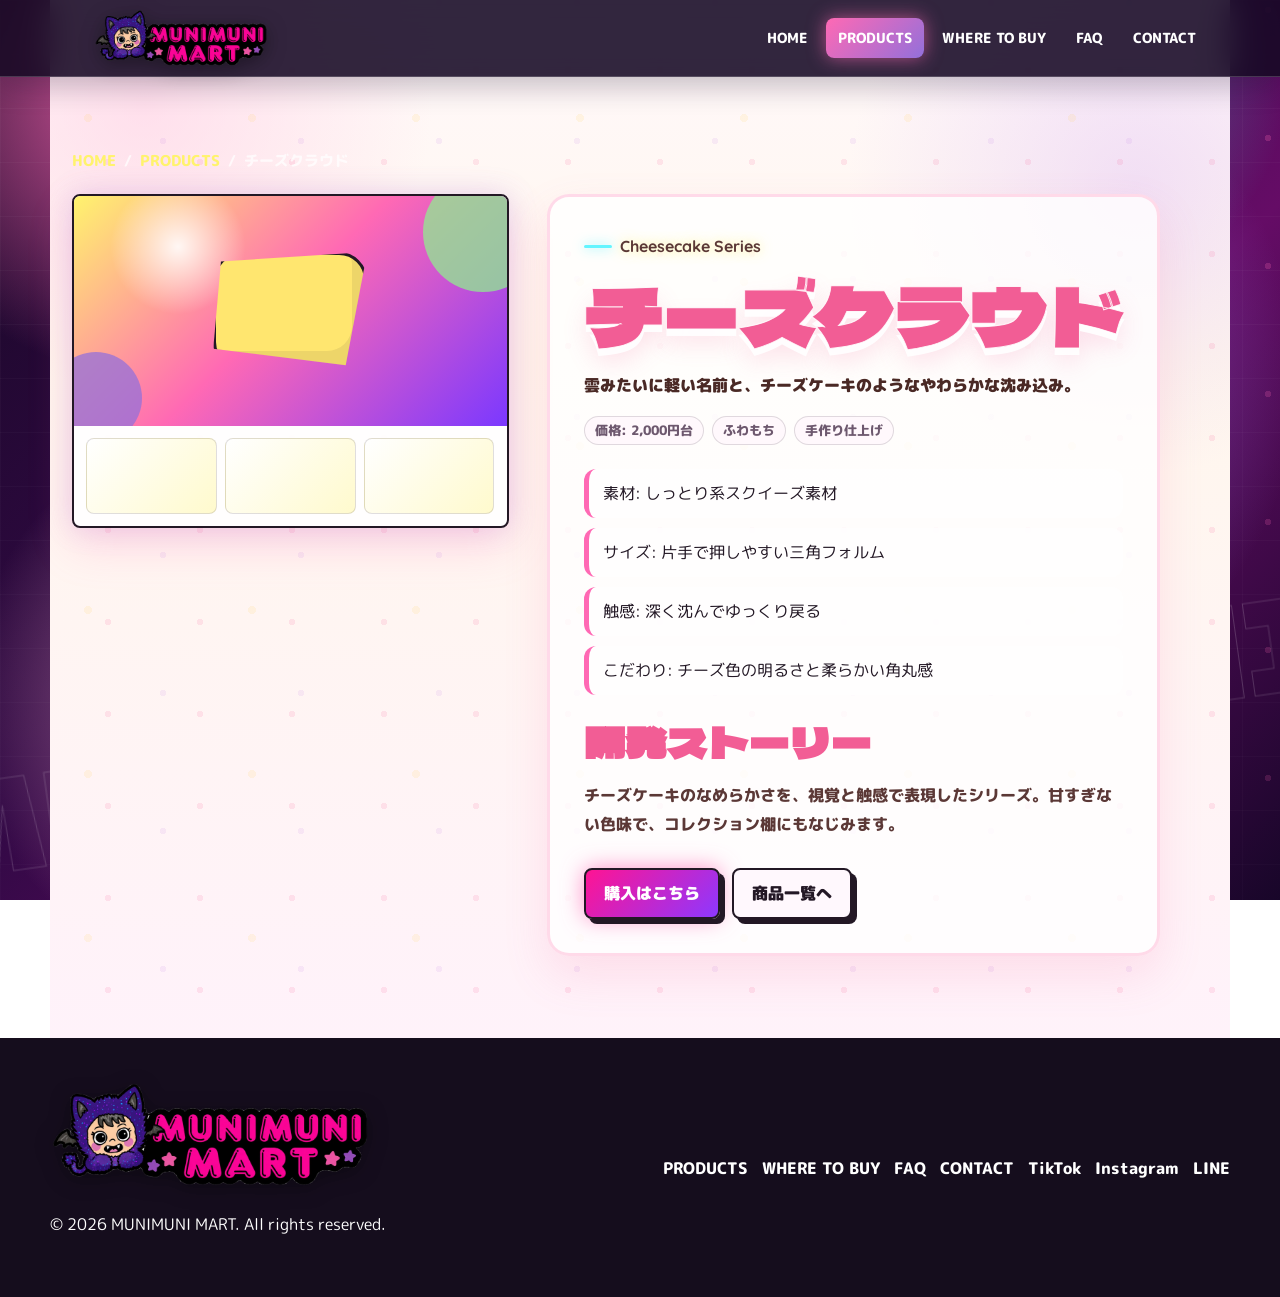
<file: products/cheese-cloud/index.html>
<!doctype html>
<html lang="ja">
  <head><meta charset="utf-8"><meta name="viewport" content="width=device-width, initial-scale=1"><title>チーズクラウド | MUNIMUNI MART</title><meta name="description" content="チーズクラウドの商品詳細。ふわっと沈んで戻るチーズケーキ質感のスクイーズを紹介します。"><link rel="stylesheet" href="../../assets/styles.css"></head>
  <body><div class="loader" aria-hidden="true"><img src="../../assets/munimuni-brand-logo.webp" alt=""></div><header class="site-header"><div class="nav-wrap"><a class="brand" href="../../index.html"><img src="../../assets/munimuni-brand-logo.webp" alt="MUNIMUNI MART ロゴ"><span>MUNIMUNI MART</span></a><button class="nav-toggle" type="button" aria-label="メニューを開く" aria-expanded="false"><span></span><span></span><span></span></button><nav class="site-nav" aria-label="グローバルナビゲーション"><a href="../../index.html">HOME</a><a class="is-active" href="../index.html">PRODUCTS</a><a href="../../where-to-buy/index.html">WHERE TO BUY</a><a href="../../faq/index.html">FAQ</a><a href="../../contact/index.html">CONTACT</a></nav></div></header>
    <main class="product-detail reveal"><nav class="breadcrumbs" aria-label="パンくず"><a href="../../index.html">HOME</a><span>/</span><a href="../index.html">PRODUCTS</a><span>/</span><span>チーズクラウド</span></nav><div class="detail-grid"><div class="detail-media"><div class="product-art"><span class="squishy cheese"></span></div><div class="thumb-row"><div class="thumb"></div><div class="thumb"></div><div class="thumb"></div></div></div><article><p class="eyebrow">Cheesecake Series</p><h1>チーズクラウド</h1><p class="lead">雲みたいに軽い名前と、チーズケーキのようなやわらかな沈み込み。</p><div class="product-meta"><span class="pill">価格: 2,000円台</span><span class="pill">ふわもち</span><span class="pill">手作り仕上げ</span></div><ul class="spec-list"><li>素材: しっとり系スクイーズ素材</li><li>サイズ: 片手で押しやすい三角フォルム</li><li>触感: 深く沈んでゆっくり戻る</li><li>こだわり: チーズ色の明るさと柔らかい角丸感</li></ul><h2>開発ストーリー</h2><p>チーズケーキのなめらかさを、視覚と触感で表現したシリーズ。甘すぎない色味で、コレクション棚にもなじみます。</p><div class="button-row"><a class="button primary" href="https://muni2mart.com/" target="_blank" rel="noreferrer">購入はこちら</a><a class="button" href="../index.html">商品一覧へ</a></div></article></div></main>
    <footer class="site-footer"><div class="footer-inner"><div><a class="brand" href="../../index.html"><img src="../../assets/munimuni-brand-logo.webp" alt="MUNIMUNI MART ロゴ"><span>MUNIMUNI MART</span></a><p>© 2026 MUNIMUNI MART. All rights reserved.</p></div><div class="footer-links"><a href="../index.html">PRODUCTS</a><a href="../../where-to-buy/index.html">WHERE TO BUY</a><a href="../../faq/index.html">FAQ</a><a href="../../contact/index.html">CONTACT</a><a href="https://www.tiktok.com/@munimuni.mart" target="_blank" rel="noreferrer">TikTok</a><a href="https://www.instagram.com/munimuni_mart_official/" target="_blank" rel="noreferrer">Instagram</a><a href="https://line.me/R/ti/p/@764tbewm?oat_content=url&ts=12260603" target="_blank" rel="noreferrer">LINE</a></div></div></footer><script src="../../assets/app.js"></script></body>
</html>
</file>
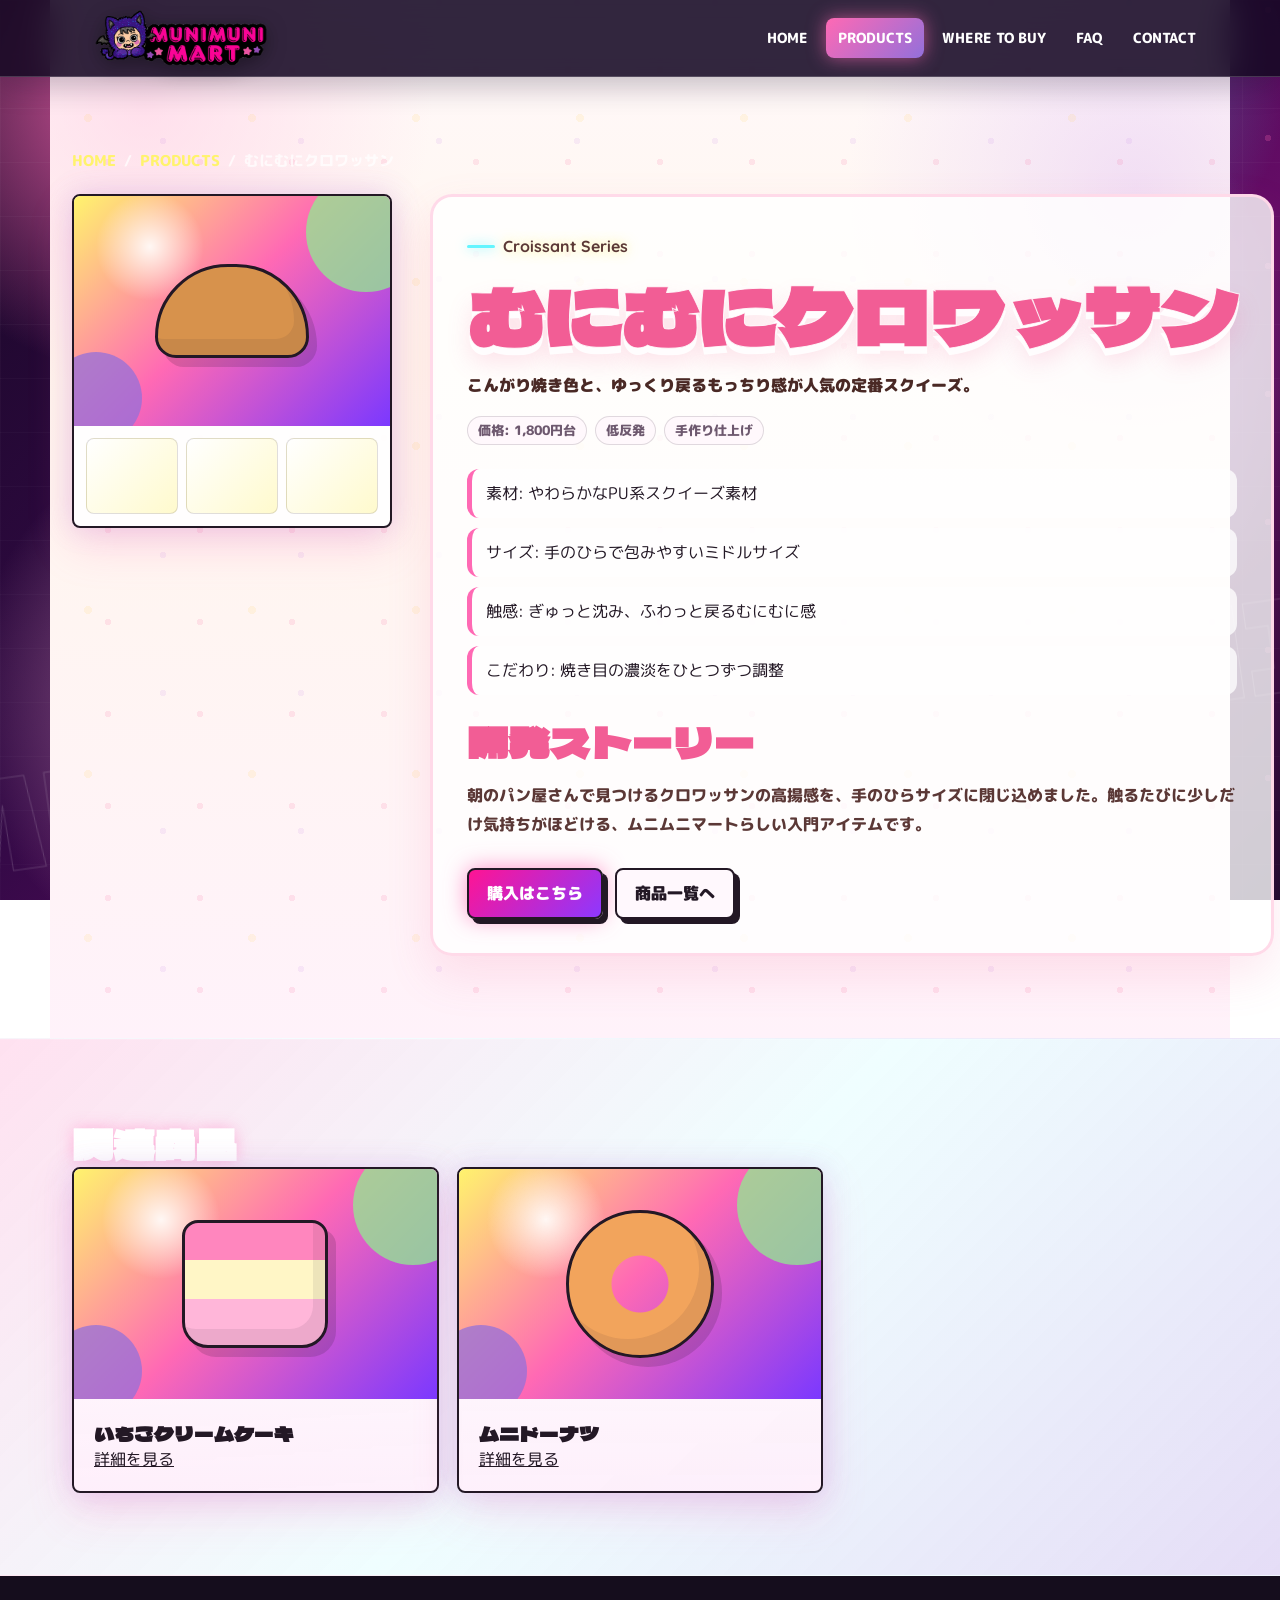
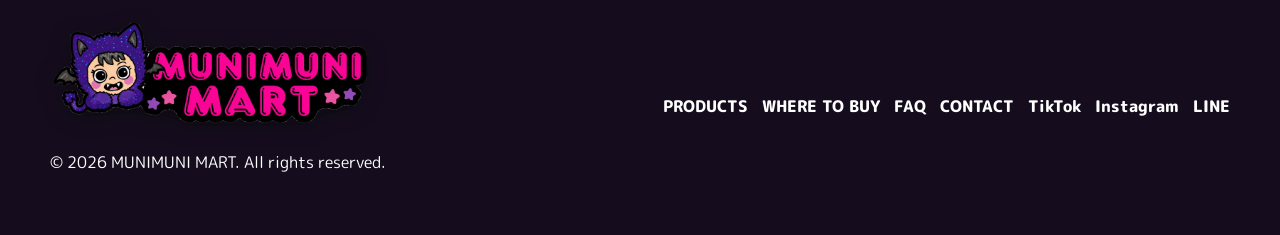
<file: products/croissant-soft/index.html>
<!doctype html>
<html lang="ja">
  <head>
    <meta charset="utf-8"><meta name="viewport" content="width=device-width, initial-scale=1">
    <title>むにむにクロワッサン | MUNIMUNI MART</title>
    <meta name="description" content="むにむにクロワッサンの商品詳細。素材、サイズ、触感、職人手作りのこだわりを紹介します。">
    <link rel="stylesheet" href="../../assets/styles.css">
  </head>
  <body>
    <div class="loader" aria-hidden="true"><img src="../../assets/munimuni-brand-logo.webp" alt=""></div>
    <header class="site-header"><div class="nav-wrap"><a class="brand" href="../../index.html"><img src="../../assets/munimuni-brand-logo.webp" alt="MUNIMUNI MART ロゴ"><span>MUNIMUNI MART</span></a><button class="nav-toggle" type="button" aria-label="メニューを開く" aria-expanded="false"><span></span><span></span><span></span></button><nav class="site-nav" aria-label="グローバルナビゲーション"><a href="../../index.html">HOME</a><a class="is-active" href="../index.html">PRODUCTS</a><a href="../../where-to-buy/index.html">WHERE TO BUY</a><a href="../../faq/index.html">FAQ</a><a href="../../contact/index.html">CONTACT</a></nav></div></header>
    <main class="product-detail reveal">
      <nav class="breadcrumbs" aria-label="パンくず"><a href="../../index.html">HOME</a><span>/</span><a href="../index.html">PRODUCTS</a><span>/</span><span>むにむにクロワッサン</span></nav>
      <div class="detail-grid">
        <div class="detail-media"><div class="product-art"><span class="squishy croissant"></span></div><div class="thumb-row"><div class="thumb"></div><div class="thumb"></div><div class="thumb"></div></div></div>
        <article>
          <p class="eyebrow">Croissant Series</p><h1>むにむにクロワッサン</h1><p class="lead">こんがり焼き色と、ゆっくり戻るもっちり感が人気の定番スクイーズ。</p>
          <div class="product-meta"><span class="pill">価格: 1,800円台</span><span class="pill">低反発</span><span class="pill">手作り仕上げ</span></div>
          <ul class="spec-list"><li>素材: やわらかなPU系スクイーズ素材</li><li>サイズ: 手のひらで包みやすいミドルサイズ</li><li>触感: ぎゅっと沈み、ふわっと戻るむにむに感</li><li>こだわり: 焼き目の濃淡をひとつずつ調整</li></ul>
          <h2>開発ストーリー</h2><p>朝のパン屋さんで見つけるクロワッサンの高揚感を、手のひらサイズに閉じ込めました。触るたびに少しだけ気持ちがほどける、ムニムニマートらしい入門アイテムです。</p>
          <div class="button-row"><a class="button primary" href="https://muni2mart.com/" target="_blank" rel="noreferrer">購入はこちら</a><a class="button" href="../index.html">商品一覧へ</a></div>
        </article>
      </div>
    </main>
    <section class="band"><div class="section reveal"><h2>関連商品</h2><div class="product-grid"><article class="product-card"><div class="product-art"><span class="squishy cake"></span></div><div class="product-body"><h3>いちごクリームケーキ</h3><a href="../strawberry-cake/index.html">詳細を見る</a></div></article><article class="product-card"><div class="product-art"><span class="squishy donut"></span></div><div class="product-body"><h3>ムニドーナツ</h3><a href="../muni-donut/index.html">詳細を見る</a></div></article></div></div></section>
    <footer class="site-footer"><div class="footer-inner"><div><a class="brand" href="../../index.html"><img src="../../assets/munimuni-brand-logo.webp" alt="MUNIMUNI MART ロゴ"><span>MUNIMUNI MART</span></a><p>© 2026 MUNIMUNI MART. All rights reserved.</p></div><div class="footer-links"><a href="../index.html">PRODUCTS</a><a href="../../where-to-buy/index.html">WHERE TO BUY</a><a href="../../faq/index.html">FAQ</a><a href="../../contact/index.html">CONTACT</a><a href="https://www.tiktok.com/@munimuni.mart" target="_blank" rel="noreferrer">TikTok</a><a href="https://www.instagram.com/munimuni_mart_official/" target="_blank" rel="noreferrer">Instagram</a><a href="https://line.me/R/ti/p/@764tbewm?oat_content=url&ts=12260603" target="_blank" rel="noreferrer">LINE</a></div></div></footer><script src="../../assets/app.js"></script>
  </body>
</html>
</file>
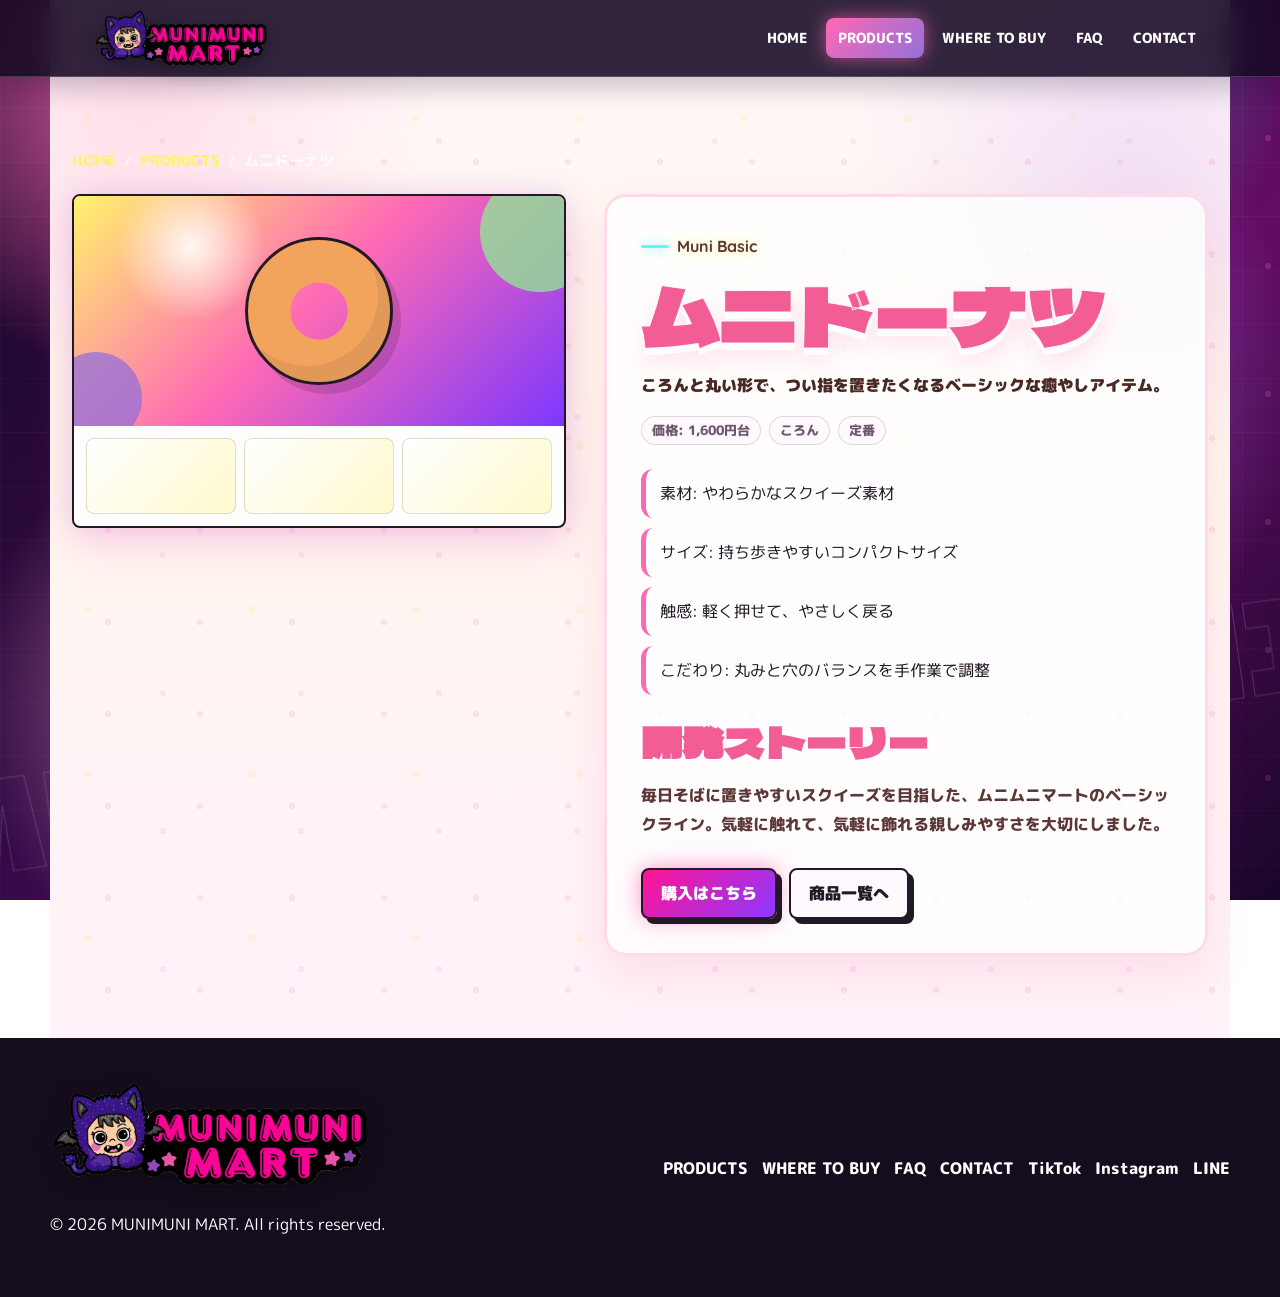
<file: products/muni-donut/index.html>
<!doctype html>
<html lang="ja">
  <head><meta charset="utf-8"><meta name="viewport" content="width=device-width, initial-scale=1"><title>ムニドーナツ | MUNIMUNI MART</title><meta name="description" content="ムニドーナツの商品詳細。ころんと丸い形とやさしい弾力のスクイーズを紹介します。"><link rel="stylesheet" href="../../assets/styles.css"></head>
  <body><div class="loader" aria-hidden="true"><img src="../../assets/munimuni-brand-logo.webp" alt=""></div><header class="site-header"><div class="nav-wrap"><a class="brand" href="../../index.html"><img src="../../assets/munimuni-brand-logo.webp" alt="MUNIMUNI MART ロゴ"><span>MUNIMUNI MART</span></a><button class="nav-toggle" type="button" aria-label="メニューを開く" aria-expanded="false"><span></span><span></span><span></span></button><nav class="site-nav" aria-label="グローバルナビゲーション"><a href="../../index.html">HOME</a><a class="is-active" href="../index.html">PRODUCTS</a><a href="../../where-to-buy/index.html">WHERE TO BUY</a><a href="../../faq/index.html">FAQ</a><a href="../../contact/index.html">CONTACT</a></nav></div></header>
    <main class="product-detail reveal"><nav class="breadcrumbs" aria-label="パンくず"><a href="../../index.html">HOME</a><span>/</span><a href="../index.html">PRODUCTS</a><span>/</span><span>ムニドーナツ</span></nav><div class="detail-grid"><div class="detail-media"><div class="product-art"><span class="squishy donut"></span></div><div class="thumb-row"><div class="thumb"></div><div class="thumb"></div><div class="thumb"></div></div></div><article><p class="eyebrow">Muni Basic</p><h1>ムニドーナツ</h1><p class="lead">ころんと丸い形で、つい指を置きたくなるベーシックな癒やしアイテム。</p><div class="product-meta"><span class="pill">価格: 1,600円台</span><span class="pill">ころん</span><span class="pill">定番</span></div><ul class="spec-list"><li>素材: やわらかなスクイーズ素材</li><li>サイズ: 持ち歩きやすいコンパクトサイズ</li><li>触感: 軽く押せて、やさしく戻る</li><li>こだわり: 丸みと穴のバランスを手作業で調整</li></ul><h2>開発ストーリー</h2><p>毎日そばに置きやすいスクイーズを目指した、ムニムニマートのベーシックライン。気軽に触れて、気軽に飾れる親しみやすさを大切にしました。</p><div class="button-row"><a class="button primary" href="https://muni2mart.com/" target="_blank" rel="noreferrer">購入はこちら</a><a class="button" href="../index.html">商品一覧へ</a></div></article></div></main>
    <footer class="site-footer"><div class="footer-inner"><div><a class="brand" href="../../index.html"><img src="../../assets/munimuni-brand-logo.webp" alt="MUNIMUNI MART ロゴ"><span>MUNIMUNI MART</span></a><p>© 2026 MUNIMUNI MART. All rights reserved.</p></div><div class="footer-links"><a href="../index.html">PRODUCTS</a><a href="../../where-to-buy/index.html">WHERE TO BUY</a><a href="../../faq/index.html">FAQ</a><a href="../../contact/index.html">CONTACT</a><a href="https://www.tiktok.com/@munimuni.mart" target="_blank" rel="noreferrer">TikTok</a><a href="https://www.instagram.com/munimuni_mart_official/" target="_blank" rel="noreferrer">Instagram</a><a href="https://line.me/R/ti/p/@764tbewm?oat_content=url&ts=12260603" target="_blank" rel="noreferrer">LINE</a></div></div></footer><script src="../../assets/app.js"></script></body>
</html>
</file>
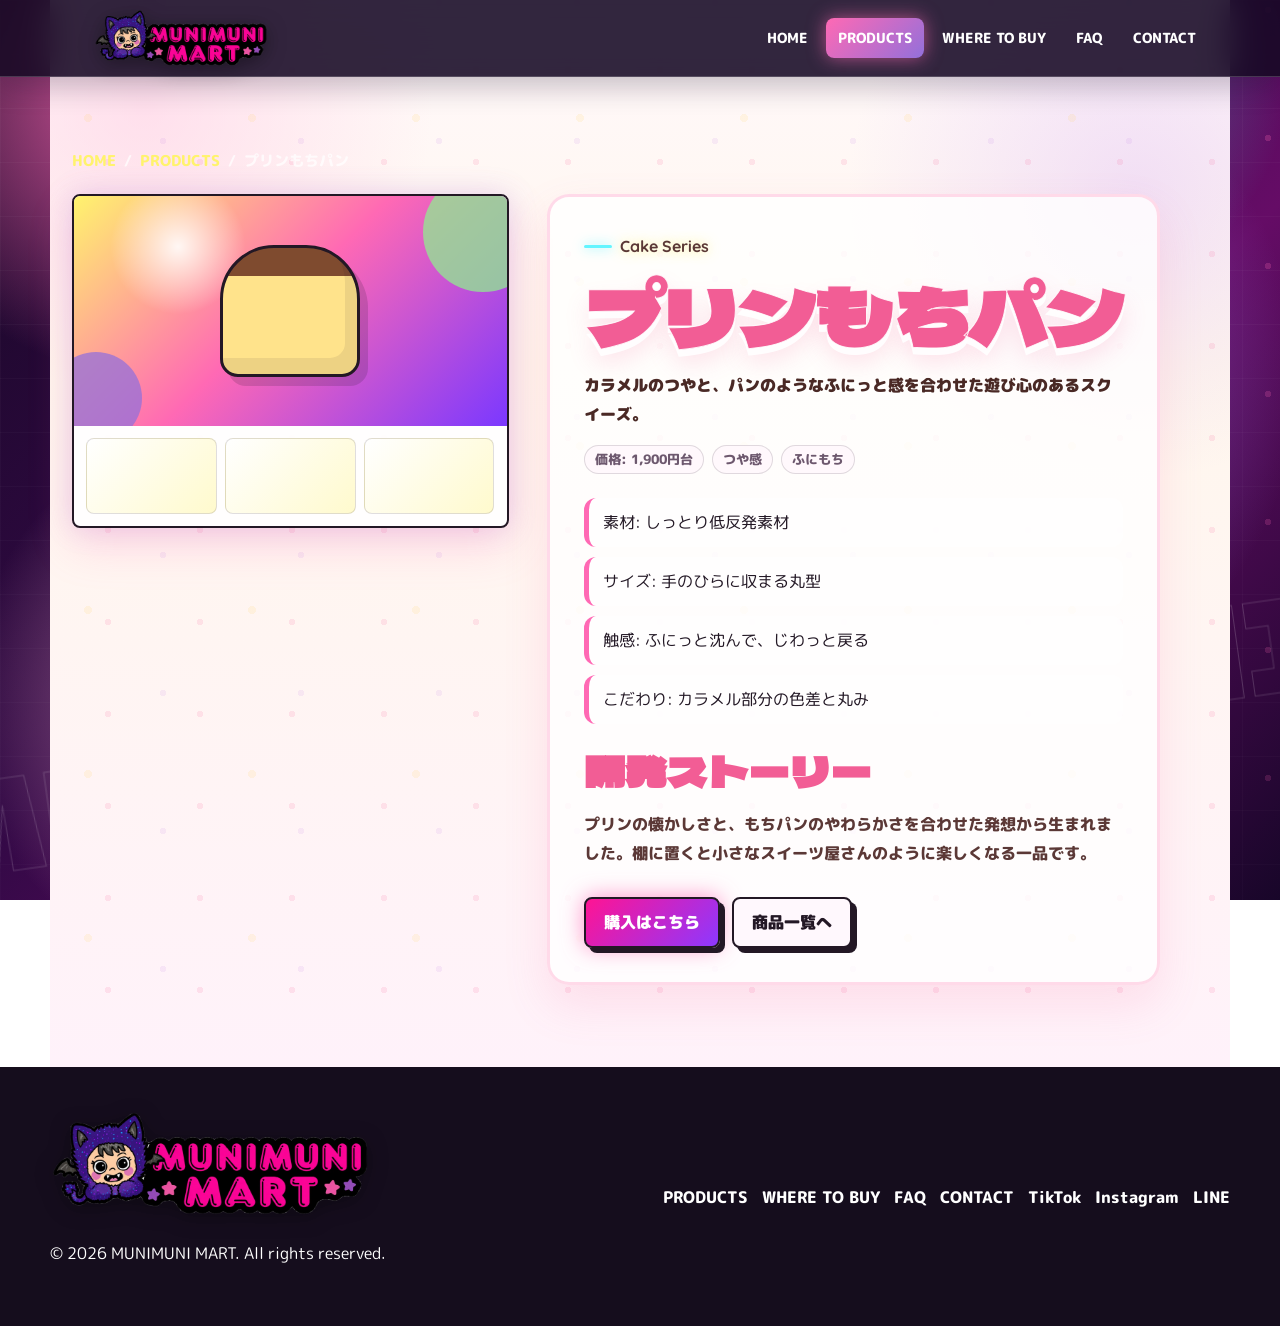
<file: products/pudding-bun/index.html>
<!doctype html>
<html lang="ja">
  <head><meta charset="utf-8"><meta name="viewport" content="width=device-width, initial-scale=1"><title>プリンもちパン | MUNIMUNI MART</title><meta name="description" content="プリンもちパンの商品詳細。カラメルのつや感とふにっとした手作り感のスクイーズを紹介します。"><link rel="stylesheet" href="../../assets/styles.css"></head>
  <body><div class="loader" aria-hidden="true"><img src="../../assets/munimuni-brand-logo.webp" alt=""></div><header class="site-header"><div class="nav-wrap"><a class="brand" href="../../index.html"><img src="../../assets/munimuni-brand-logo.webp" alt="MUNIMUNI MART ロゴ"><span>MUNIMUNI MART</span></a><button class="nav-toggle" type="button" aria-label="メニューを開く" aria-expanded="false"><span></span><span></span><span></span></button><nav class="site-nav" aria-label="グローバルナビゲーション"><a href="../../index.html">HOME</a><a class="is-active" href="../index.html">PRODUCTS</a><a href="../../where-to-buy/index.html">WHERE TO BUY</a><a href="../../faq/index.html">FAQ</a><a href="../../contact/index.html">CONTACT</a></nav></div></header>
    <main class="product-detail reveal"><nav class="breadcrumbs" aria-label="パンくず"><a href="../../index.html">HOME</a><span>/</span><a href="../index.html">PRODUCTS</a><span>/</span><span>プリンもちパン</span></nav><div class="detail-grid"><div class="detail-media"><div class="product-art"><span class="squishy pudding"></span></div><div class="thumb-row"><div class="thumb"></div><div class="thumb"></div><div class="thumb"></div></div></div><article><p class="eyebrow">Cake Series</p><h1>プリンもちパン</h1><p class="lead">カラメルのつやと、パンのようなふにっと感を合わせた遊び心のあるスクイーズ。</p><div class="product-meta"><span class="pill">価格: 1,900円台</span><span class="pill">つや感</span><span class="pill">ふにもち</span></div><ul class="spec-list"><li>素材: しっとり低反発素材</li><li>サイズ: 手のひらに収まる丸型</li><li>触感: ふにっと沈んで、じわっと戻る</li><li>こだわり: カラメル部分の色差と丸み</li></ul><h2>開発ストーリー</h2><p>プリンの懐かしさと、もちパンのやわらかさを合わせた発想から生まれました。棚に置くと小さなスイーツ屋さんのように楽しくなる一品です。</p><div class="button-row"><a class="button primary" href="https://muni2mart.com/" target="_blank" rel="noreferrer">購入はこちら</a><a class="button" href="../index.html">商品一覧へ</a></div></article></div></main>
    <footer class="site-footer"><div class="footer-inner"><div><a class="brand" href="../../index.html"><img src="../../assets/munimuni-brand-logo.webp" alt="MUNIMUNI MART ロゴ"><span>MUNIMUNI MART</span></a><p>© 2026 MUNIMUNI MART. All rights reserved.</p></div><div class="footer-links"><a href="../index.html">PRODUCTS</a><a href="../../where-to-buy/index.html">WHERE TO BUY</a><a href="../../faq/index.html">FAQ</a><a href="../../contact/index.html">CONTACT</a><a href="https://www.tiktok.com/@munimuni.mart" target="_blank" rel="noreferrer">TikTok</a><a href="https://www.instagram.com/munimuni_mart_official/" target="_blank" rel="noreferrer">Instagram</a><a href="https://line.me/R/ti/p/@764tbewm?oat_content=url&ts=12260603" target="_blank" rel="noreferrer">LINE</a></div></div></footer><script src="../../assets/app.js"></script></body>
</html>
</file>
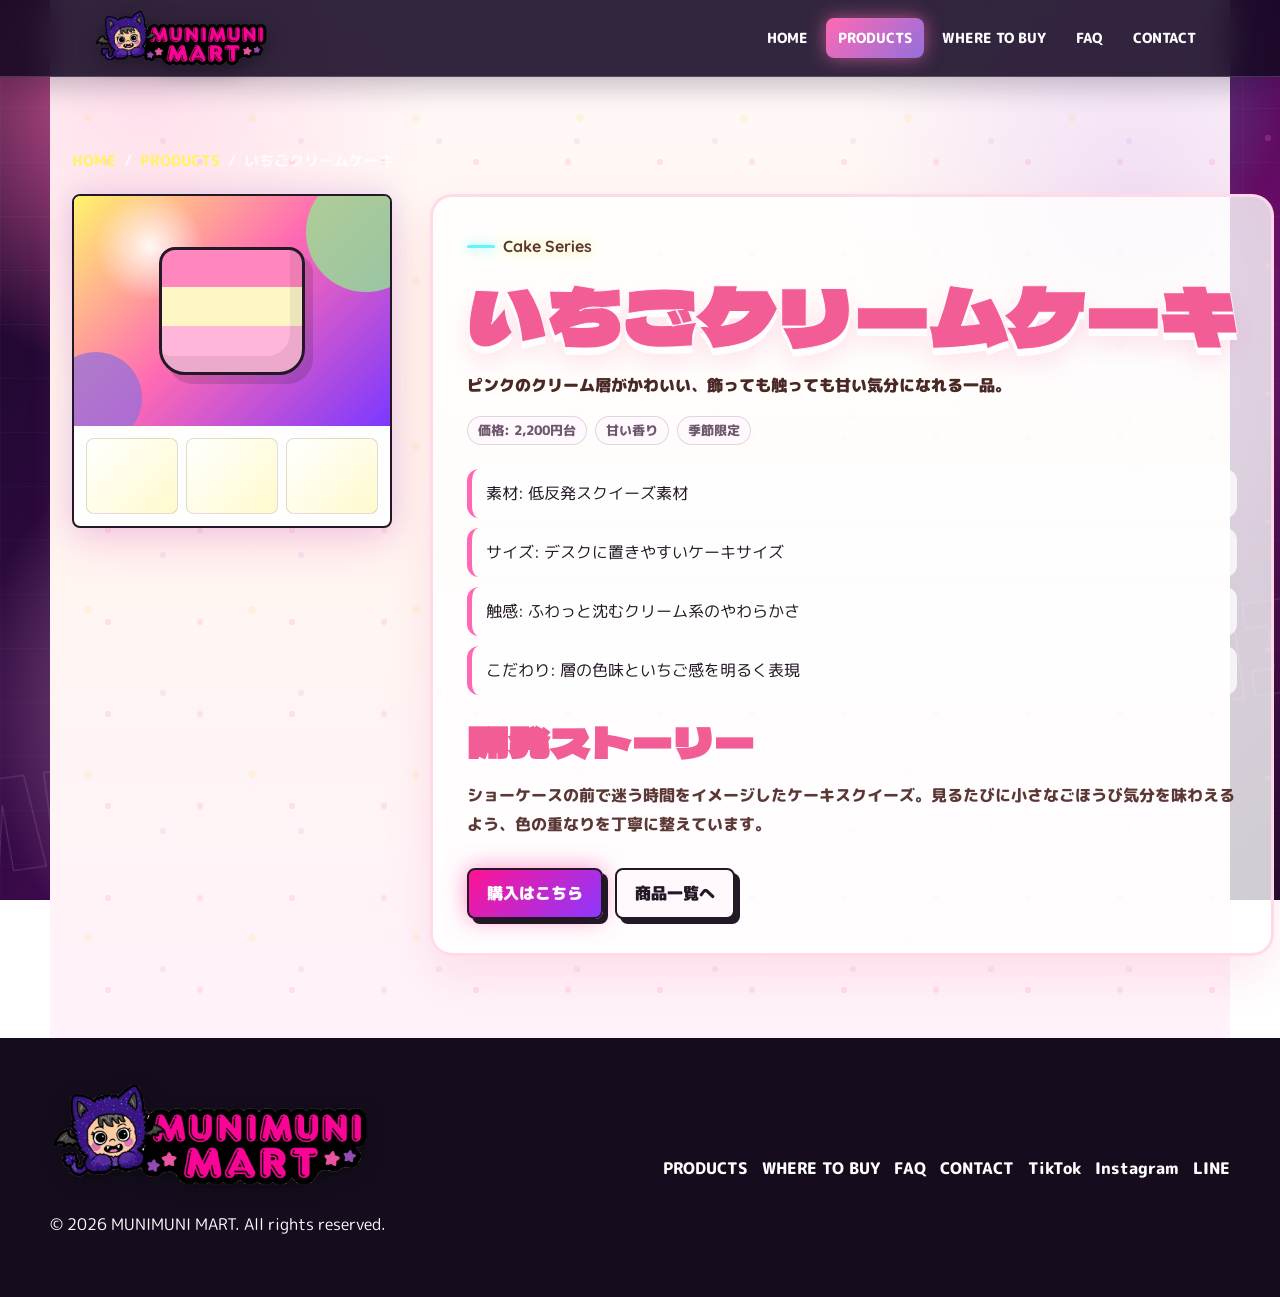
<file: products/strawberry-cake/index.html>
<!doctype html>
<html lang="ja">
  <head><meta charset="utf-8"><meta name="viewport" content="width=device-width, initial-scale=1"><title>いちごクリームケーキ | MUNIMUNI MART</title><meta name="description" content="いちごクリームケーキの商品詳細。甘い香りとふわもち触感のスクイーズを紹介します。"><link rel="stylesheet" href="../../assets/styles.css"></head>
  <body><div class="loader" aria-hidden="true"><img src="../../assets/munimuni-brand-logo.webp" alt=""></div><header class="site-header"><div class="nav-wrap"><a class="brand" href="../../index.html"><img src="../../assets/munimuni-brand-logo.webp" alt="MUNIMUNI MART ロゴ"><span>MUNIMUNI MART</span></a><button class="nav-toggle" type="button" aria-label="メニューを開く" aria-expanded="false"><span></span><span></span><span></span></button><nav class="site-nav" aria-label="グローバルナビゲーション"><a href="../../index.html">HOME</a><a class="is-active" href="../index.html">PRODUCTS</a><a href="../../where-to-buy/index.html">WHERE TO BUY</a><a href="../../faq/index.html">FAQ</a><a href="../../contact/index.html">CONTACT</a></nav></div></header>
    <main class="product-detail reveal"><nav class="breadcrumbs" aria-label="パンくず"><a href="../../index.html">HOME</a><span>/</span><a href="../index.html">PRODUCTS</a><span>/</span><span>いちごクリームケーキ</span></nav><div class="detail-grid"><div class="detail-media"><div class="product-art"><span class="squishy cake"></span></div><div class="thumb-row"><div class="thumb"></div><div class="thumb"></div><div class="thumb"></div></div></div><article><p class="eyebrow">Cake Series</p><h1>いちごクリームケーキ</h1><p class="lead">ピンクのクリーム層がかわいい、飾っても触っても甘い気分になれる一品。</p><div class="product-meta"><span class="pill">価格: 2,200円台</span><span class="pill">甘い香り</span><span class="pill">季節限定</span></div><ul class="spec-list"><li>素材: 低反発スクイーズ素材</li><li>サイズ: デスクに置きやすいケーキサイズ</li><li>触感: ふわっと沈むクリーム系のやわらかさ</li><li>こだわり: 層の色味といちご感を明るく表現</li></ul><h2>開発ストーリー</h2><p>ショーケースの前で迷う時間をイメージしたケーキスクイーズ。見るたびに小さなごほうび気分を味わえるよう、色の重なりを丁寧に整えています。</p><div class="button-row"><a class="button primary" href="https://muni2mart.com/" target="_blank" rel="noreferrer">購入はこちら</a><a class="button" href="../index.html">商品一覧へ</a></div></article></div></main>
    <footer class="site-footer"><div class="footer-inner"><div><a class="brand" href="../../index.html"><img src="../../assets/munimuni-brand-logo.webp" alt="MUNIMUNI MART ロゴ"><span>MUNIMUNI MART</span></a><p>© 2026 MUNIMUNI MART. All rights reserved.</p></div><div class="footer-links"><a href="../index.html">PRODUCTS</a><a href="../../where-to-buy/index.html">WHERE TO BUY</a><a href="../../faq/index.html">FAQ</a><a href="../../contact/index.html">CONTACT</a><a href="https://www.tiktok.com/@munimuni.mart" target="_blank" rel="noreferrer">TikTok</a><a href="https://www.instagram.com/munimuni_mart_official/" target="_blank" rel="noreferrer">Instagram</a><a href="https://line.me/R/ti/p/@764tbewm?oat_content=url&ts=12260603" target="_blank" rel="noreferrer">LINE</a></div></div></footer><script src="../../assets/app.js"></script></body>
</html>
</file>
<file: assets/styles.css>
@import url("https://fonts.googleapis.com/css2?family=Dela+Gothic+One&family=M+PLUS+Rounded+1c:wght@400;500;700;800;900&family=Noto+Sans+JP:wght@400;500;700;900&family=Quicksand:wght@600;700&display=swap");

:root {
  --pink: #ff69b4;
  --pink-soft: #ffb6d9;
  --purple: #9370db;
  --cream: #fffacd;
  --green: #90ee90;
  --ink: #231825;
  --muted: #6d586e;
  --white: #ffffff;
  --night: #160824;
  --night-2: #2c0d48;
  --cyan: #63f5ff;
  --line: rgba(35, 24, 37, 0.14);
  --shadow: 0 18px 44px rgba(255, 105, 180, 0.22), 0 0 28px rgba(147, 112, 219, 0.22);
  --radius: 8px;
}

* {
  box-sizing: border-box;
}

html {
  scroll-behavior: smooth;
}

body {
  margin: 0;
  color: var(--white);
  font-family: "M PLUS Rounded 1c", "Noto Sans JP", system-ui, sans-serif;
  background:
    radial-gradient(circle at 12% 10%, rgba(255, 105, 180, 0.88), transparent 18rem),
    radial-gradient(circle at 82% 8%, rgba(99, 245, 255, 0.44), transparent 15rem),
    radial-gradient(circle at 74% 42%, rgba(147, 112, 219, 0.82), transparent 22rem),
    radial-gradient(circle at 20% 78%, rgba(255, 182, 217, 0.68), transparent 18rem),
    linear-gradient(135deg, var(--night) 0%, #330946 38%, #650c66 68%, #180629 100%);
  background-attachment: fixed;
}

body::before {
  content: "";
  position: fixed;
  inset: 0;
  z-index: -1;
  opacity: 0.52;
  background-image:
    linear-gradient(rgba(255, 255, 255, 0.08) 1px, transparent 1px),
    linear-gradient(90deg, rgba(255, 255, 255, 0.08) 1px, transparent 1px),
    radial-gradient(circle, rgba(255, 255, 255, 0.34) 0 2px, transparent 2px),
    radial-gradient(circle, rgba(255, 105, 180, 0.55) 0 3px, transparent 3px);
  background-size: 54px 54px, 54px 54px, 82px 82px, 128px 128px;
  background-position: 0 0, 0 0, 18px 26px, 52px 74px;
  mask-image: linear-gradient(180deg, rgba(0, 0, 0, 0.9), rgba(0, 0, 0, 0.55));
}

body::after {
  content: "MUNI MUNI   MUNI MUNI   MUNI MUNI";
  position: fixed;
  left: -8vw;
  right: -8vw;
  bottom: 9vh;
  z-index: -1;
  color: transparent;
  font-family: "Dela Gothic One", "M PLUS Rounded 1c", sans-serif;
  font-size: clamp(3.8rem, 10vw, 10rem);
  letter-spacing: 0;
  white-space: nowrap;
  -webkit-text-stroke: 1px rgba(255, 255, 255, 0.16);
  transform: rotate(-8deg);
}

img {
  max-width: 100%;
  display: block;
}

a {
  color: inherit;
}

.site-header {
  position: fixed;
  top: 0;
  left: 0;
  right: 0;
  z-index: 20;
  background: transparent;
  border-bottom: 1px solid transparent;
  backdrop-filter: none;
  transition: background 240ms ease, border-color 240ms ease, box-shadow 240ms ease;
}

.site-header.is-solid {
  background: rgba(22, 8, 36, 0.88);
  border-bottom-color: rgba(255, 255, 255, 0.18);
  box-shadow: 0 10px 28px rgba(22, 8, 36, 0.24);
  backdrop-filter: blur(16px);
}

.nav-wrap {
  max-width: 1180px;
  min-height: 76px;
  margin: 0 auto;
  padding: 0 22px;
  display: flex;
  align-items: center;
  justify-content: space-between;
  gap: 20px;
}

.brand {
  display: inline-flex;
  align-items: center;
  gap: 10px;
  text-decoration: none;
  font-family: "Quicksand", sans-serif;
  font-weight: 700;
  color: var(--ink);
}

.brand img {
  width: clamp(154px, 18vw, 218px);
  height: auto;
  max-height: 58px;
  object-fit: contain;
  filter: drop-shadow(0 4px 10px rgba(0, 0, 0, 0.38));
}

.brand span {
  display: none;
  color: #ff4fc3;
  font-size: 1.15rem;
  text-shadow: 0 0 12px rgba(255, 105, 180, 0.9);
}

.nav-toggle {
  display: none;
  width: 44px;
  height: 44px;
  border: 2px solid var(--ink);
  border-radius: var(--radius);
  background: #fff4fb;
  cursor: pointer;
}

.nav-toggle span {
  display: block;
  width: 20px;
  height: 2px;
  margin: 5px auto;
  background: var(--ink);
}

.site-nav {
  display: flex;
  align-items: center;
  gap: 6px;
}

.site-nav a {
  padding: 10px 12px;
  border-radius: var(--radius);
  text-decoration: none;
  font-size: 0.86rem;
  font-weight: 800;
  letter-spacing: 0;
  color: var(--white);
}

.site-nav a:hover,
.site-nav a.is-active {
  color: var(--white);
  background: linear-gradient(135deg, var(--pink), var(--purple));
  box-shadow: 0 0 18px rgba(255, 105, 180, 0.62);
}

.page {
  overflow: hidden;
}

.section,
.hero,
.page-hero,
.product-detail {
  max-width: 1180px;
  margin: 0 auto;
  padding: 82px 22px;
}

.hero {
  min-height: calc(100vh - 76px);
  display: grid;
  grid-template-columns: minmax(0, 1.02fr) minmax(320px, 0.88fr);
  align-items: center;
  gap: 42px;
  padding-top: 44px;
  padding-bottom: 44px;
}

.hero-poster,
.hero-scene {
  position: relative;
  max-width: none;
  min-height: calc(100vh - 76px);
  display: grid;
  grid-template-columns: 1fr;
  place-items: center;
  padding: clamp(18px, 3vw, 34px);
  isolation: isolate;
}

.hero-poster::before,
.hero-scene::before {
  content: "";
  position: absolute;
  inset: 0;
  z-index: -2;
  background:
    radial-gradient(circle at 50% 18%, rgba(255, 255, 255, 0.32), transparent 18rem),
    radial-gradient(circle at 20% 78%, rgba(255, 105, 180, 0.72), transparent 22rem),
    radial-gradient(circle at 78% 30%, rgba(147, 112, 219, 0.72), transparent 22rem),
    linear-gradient(135deg, #ff69b4, #8f37f4 48%, #ffb6d9);
}

.hero-poster::after,
.hero-scene::after {
  content: "";
  position: absolute;
  inset: 0;
  z-index: -1;
  pointer-events: none;
  background:
    linear-gradient(180deg, rgba(22, 8, 36, 0.2), transparent 26%, rgba(22, 8, 36, 0.22)),
    radial-gradient(circle at 50% 104%, rgba(255, 255, 255, 0.62), transparent 24rem);
}

.hero-poster img {
  width: min(100%, 1536px);
  max-height: calc(100vh - 112px);
  object-fit: contain;
  border: 3px solid rgba(255, 255, 255, 0.78);
  border-radius: 8px;
  box-shadow:
    0 0 34px rgba(255, 105, 180, 0.74),
    0 0 72px rgba(147, 112, 219, 0.56),
    0 24px 70px rgba(22, 8, 36, 0.42);
}

.hero-layered {
  position: relative;
  max-width: none;
  min-height: 100svh;
  display: grid;
  grid-template-columns: 1fr;
  place-items: center;
  padding: 0;
  overflow: hidden;
  isolation: isolate;
}

.hero-layered::before {
  content: "";
  position: absolute;
  inset: 0;
  z-index: -2;
  background:
    radial-gradient(circle at 50% 14%, rgba(255, 255, 255, 0.5), transparent 18rem),
    radial-gradient(circle at 20% 82%, rgba(255, 105, 180, 0.64), transparent 24rem),
    radial-gradient(circle at 78% 24%, rgba(147, 112, 219, 0.68), transparent 22rem),
    linear-gradient(135deg, #ff63bd, #b85cff 55%, #ff9bd7);
}

.hero-layered::after {
  content: "";
  position: absolute;
  inset: 0;
  z-index: -1;
  pointer-events: none;
  background:
    radial-gradient(circle, rgba(255, 255, 255, 0.72) 0 2px, transparent 2px),
    linear-gradient(180deg, rgba(22, 8, 36, 0.12), transparent 40%, rgba(22, 8, 36, 0.2));
  background-size: 72px 72px, auto;
  animation: twinkle-field 5s ease-in-out infinite alternate;
}

.hero-layer-canvas {
  position: relative;
  width: 100%;
  min-height: 100svh;
  aspect-ratio: 16 / 9;
  overflow: hidden;
  border: 0;
  border-radius: 0;
  box-shadow: none;
  background: #ffb4dc;
}

.hero-layer {
  position: absolute;
  display: block;
  height: auto;
  max-width: none;
  pointer-events: none;
  user-select: none;
  will-change: transform, opacity;
}

.hero-bg-layer {
  inset: 0;
  z-index: 1;
  width: 100%;
  height: 100%;
  object-fit: cover;
}

.hero-logo-layer {
  left: 50%;
  top: 6.4%;
  z-index: 5;
  width: 47.9%;
  animation: logo-pop 5.4s ease-in-out infinite;
  filter: drop-shadow(0 10px 0 rgba(22, 8, 36, 0.36)) drop-shadow(0 0 20px rgba(255, 255, 255, 0.62));
}

.hero-character-layer {
  left: 33.2%;
  top: 45.3%;
  z-index: 7;
  width: 33.6%;
  animation: character-breathe-image 3.8s ease-in-out infinite;
  filter: drop-shadow(0 18px 14px rgba(52, 10, 60, 0.38)) drop-shadow(0 0 18px rgba(255, 255, 255, 0.58));
}

.hero-bubble-left-layer {
  left: 26.1%;
  top: 45.5%;
  z-index: 8;
  width: 15.2%;
  animation: bubble-float-left 3.5s ease-in-out infinite;
  filter: drop-shadow(0 8px 12px rgba(190, 25, 128, 0.28)) drop-shadow(0 0 12px rgba(255, 255, 255, 0.58));
}

.hero-bubble-right-layer {
  right: 25.8%;
  top: 45.8%;
  z-index: 8;
  width: 16.8%;
  animation: bubble-float-right 3.7s ease-in-out infinite;
  filter: drop-shadow(0 8px 12px rgba(190, 25, 128, 0.28)) drop-shadow(0 0 12px rgba(255, 255, 255, 0.58));
}

.hero-glint {
  position: absolute;
  z-index: 9;
  width: clamp(16px, 2.2vw, 38px);
  aspect-ratio: 1;
  background: #fff;
  clip-path: polygon(50% 0, 61% 38%, 100% 50%, 61% 62%, 50% 100%, 39% 62%, 0 50%, 39% 38%);
  filter: drop-shadow(0 0 9px rgba(255, 255, 255, 0.96));
  animation: sparkle-pulse 1.9s ease-in-out infinite;
}

.hero-glint.g1 {
  left: 27%;
  top: 33%;
}

.hero-glint.g2 {
  right: 29%;
  top: 35%;
  animation-delay: -0.55s;
}

.hero-glint.g3 {
  left: 53%;
  top: 64%;
  animation-delay: -0.95s;
}

.hero-glint.g4 {
  right: 17%;
  bottom: 18%;
  animation-delay: -1.3s;
}

.about-muni-section {
  position: relative;
  overflow: hidden;
  isolation: isolate;
  min-height: 980px;
  padding: clamp(54px, 6vw, 82px) 24px clamp(58px, 7vw, 88px);
  color: var(--ink);
}

.about-bg-layer {
  position: absolute;
  inset: 0;
  z-index: -2;
  pointer-events: none;
  background-repeat: no-repeat;
  background-size: cover;
  background-position: center;
}

.about-bg-full {
  background-image: url("about-parts/about-bg-full.webp");
}

.about-muni-section::after {
  content: "";
  position: absolute;
  inset: 0;
  z-index: -1;
  pointer-events: none;
  background:
    radial-gradient(circle at 10% 62%, rgba(255, 255, 255, 0.34), transparent 16rem),
    radial-gradient(circle at 88% 48%, rgba(255, 255, 255, 0.28), transparent 18rem);
}

.about-inner {
  position: relative;
  z-index: 3;
  max-width: 1320px;
  margin: 0 auto;
}

.about-hero-copy {
  min-height: 310px;
  display: grid;
  place-items: center;
  align-content: center;
  text-align: center;
}

.about-eyebrow {
  margin: 0 0 10px;
  color: #ed6d93;
  font-family: "Dela Gothic One", "M PLUS Rounded 1c", sans-serif;
  font-size: clamp(1rem, 2vw, 1.55rem);
  letter-spacing: 0.22em;
  text-shadow: 0 2px 0 #fff;
}

.about-eyebrow span {
  color: #ffc84a;
  letter-spacing: 0;
}

.about-hero-copy h2 {
  margin: 0;
  color: #f16c93;
  font-size: clamp(2.25rem, 5vw, 4.9rem);
  -webkit-text-stroke: 1px rgba(255, 255, 255, 0.76);
  text-shadow:
    0 8px 0 rgba(255, 255, 255, 0.78),
    0 12px 18px rgba(231, 99, 141, 0.22);
}

.about-hero-copy h2 span {
  display: inline;
}

.about-hero-copy > p:last-child {
  margin: 18px 0 0;
  color: #3f211d;
  font-size: clamp(1.12rem, 2.4vw, 1.82rem);
  font-weight: 900;
  line-height: 1.72;
  text-shadow: 0 2px 0 rgba(255, 255, 255, 0.8);
}

.about-float {
  position: absolute;
  z-index: 2;
  pointer-events: none;
  max-width: none;
  filter: drop-shadow(0 14px 16px rgba(184, 74, 120, 0.18));
  animation: float-product 5.6s ease-in-out infinite;
}

.about-float-left {
  left: max(12px, calc(50% - 720px));
  top: 58px;
  width: clamp(180px, 19vw, 290px);
  animation-delay: -0.8s;
}

.about-float-right {
  right: max(10px, calc(50% - 720px));
  top: 78px;
  width: clamp(210px, 25vw, 365px);
  animation-delay: -1.8s;
}

.about-card-grid {
  display: grid;
  grid-template-columns: repeat(4, minmax(0, 1fr));
  gap: clamp(10px, 1.4vw, 18px);
  align-items: stretch;
  margin-top: 28px;
}

.about-card {
  position: relative;
  min-height: 590px;
  overflow: hidden;
  padding: 58px clamp(18px, 1.6vw, 24px) 260px;
  border: 5px solid rgba(255, 255, 255, 0.82);
  border-radius: 28px;
  background:
    radial-gradient(circle at 26% 16%, rgba(255, 255, 255, 0.82), transparent 9rem),
    linear-gradient(180deg, rgba(255, 255, 255, 0.7), rgba(255, 245, 251, 0.68));
  box-shadow:
    inset 0 0 42px rgba(255, 255, 255, 0.62),
    0 18px 42px rgba(218, 101, 151, 0.18);
  text-align: center;
  transition: transform 220ms ease, box-shadow 220ms ease;
}

.about-card:hover {
  transform: translateY(-8px);
  box-shadow:
    inset 0 0 42px rgba(255, 255, 255, 0.7),
    0 26px 52px rgba(218, 101, 151, 0.25);
}

.about-card::before,
.about-card::after {
  content: "★";
  position: absolute;
  color: rgba(242, 111, 155, 0.36);
  font-size: 1.7rem;
  animation: sparkle-pulse 2.8s ease-in-out infinite;
}

.about-card::before {
  left: 13%;
  top: 52px;
}

.about-card::after {
  right: 10%;
  top: 78px;
  animation-delay: -1.1s;
}

.about-number {
  width: 74px;
  height: 74px;
  display: grid;
  place-items: center;
  margin: -36px auto 14px;
  color: #fff;
  background: #f26f9d;
  clip-path: polygon(50% 0, 62% 31%, 96% 31%, 68% 52%, 79% 88%, 50% 66%, 21% 88%, 32% 52%, 4% 31%, 38% 31%);
  font-family: "Dela Gothic One", sans-serif;
  font-size: 1.35rem;
  text-shadow: 0 2px 0 rgba(135, 48, 99, 0.26);
}

.about-card h3 {
  margin: 0 auto 16px;
  padding-bottom: 12px;
  border-bottom: 4px dotted currentColor;
  font-family: "M PLUS Rounded 1c", "Noto Sans JP", sans-serif;
  font-size: clamp(1.12rem, 1.55vw, 1.42rem);
  font-weight: 900;
  line-height: 1.2;
  text-shadow: 0 2px 0 rgba(255, 255, 255, 0.86);
  white-space: nowrap;
}

.about-card p {
  margin: 0 auto;
  color: #3c201d;
  font-size: clamp(0.94rem, 1.08vw, 1.05rem);
  font-weight: 900;
  line-height: 1.72;
  text-align: left;
}

.about-card img {
  position: absolute;
  left: 50%;
  bottom: -8px;
  width: 92%;
  max-width: none;
  transform: translateX(-50%);
  filter: drop-shadow(0 10px 10px rgba(129, 66, 67, 0.16));
  transition: transform 220ms ease;
}

.about-card:hover img {
  transform: translateX(-50%) translateY(-5px) scale(1.02);
}

.about-card.card-pink h3 {
  color: #ef6295;
}

.about-card.card-purple h3 {
  color: #9b62cf;
}

.about-card.card-purple .about-number {
  background: #a86ed6;
}

.about-card.card-orange {
  background:
    radial-gradient(circle at 50% 10%, rgba(255, 236, 142, 0.54), transparent 11rem),
    linear-gradient(180deg, rgba(255, 252, 227, 0.88), rgba(255, 249, 219, 0.76));
}

.about-card.card-orange h3 {
  color: #f09318;
}

.about-card.card-orange .about-number {
  background: #ffc23d;
}

.about-card:nth-child(1) img {
  bottom: 18px;
  width: 82%;
  height: 250px;
  object-fit: cover;
  object-position: 50% 40%;
  border-radius: 32px;
  opacity: 0.96;
  mask-image: radial-gradient(ellipse at center, #000 58%, rgba(0, 0, 0, 0.82) 74%, transparent 100%);
}

.about-card:nth-child(2) img {
  bottom: 18px;
  width: 82%;
  height: 250px;
  object-fit: cover;
  object-position: 50% 42%;
  border-radius: 32px;
  opacity: 0.96;
  mask-image: radial-gradient(ellipse at center, #000 58%, rgba(0, 0, 0, 0.82) 74%, transparent 100%);
}

.about-card:nth-child(3) img {
  bottom: 18px;
  width: 82%;
  height: 250px;
  object-fit: cover;
  object-position: 54% 48%;
  border-radius: 32px;
  opacity: 0.96;
  mask-image: radial-gradient(ellipse at center, #000 58%, rgba(0, 0, 0, 0.82) 74%, transparent 100%);
}

.about-card:nth-child(4) img {
  bottom: 18px;
  width: 82%;
  height: 250px;
  object-fit: cover;
  object-position: 50% 48%;
  border-radius: 32px;
  opacity: 0.96;
  mask-image: radial-gradient(ellipse at center, #000 58%, rgba(0, 0, 0, 0.82) 74%, transparent 100%);
}

.pickup-muni-section {
  position: relative;
  overflow: hidden;
  isolation: isolate;
  padding: clamp(58px, 7vw, 96px) 24px clamp(58px, 7vw, 90px);
  color: var(--ink);
}

.pickup-bg {
  position: absolute;
  inset: 0;
  z-index: -2;
  background-image: url("pickup-parts/pickup-bg.webp");
  background-repeat: no-repeat;
  background-position: center;
  background-size: cover;
}

.pickup-muni-section::after {
  content: "";
  position: absolute;
  inset: 0;
  z-index: -1;
  pointer-events: none;
  background:
    radial-gradient(circle at 10% 12%, rgba(255, 255, 255, 0.44), transparent 12rem),
    radial-gradient(circle at 88% 18%, rgba(255, 222, 88, 0.16), transparent 15rem);
}

.pickup-inner {
  max-width: 1320px;
  margin: 0 auto;
}

.pickup-hero {
  min-height: 210px;
  display: grid;
  place-items: center;
  align-content: center;
  text-align: center;
}

.pickup-ribbon {
  margin: 0 0 8px;
  padding: 8px 34px;
  color: #fff;
  background: #ef5d90;
  clip-path: polygon(0 12%, 16% 12%, 16% 0, 84% 0, 84% 12%, 100% 12%, 92% 50%, 100% 88%, 84% 88%, 84% 100%, 16% 100%, 16% 88%, 0 88%, 8% 50%);
  font-family: "Dela Gothic One", "M PLUS Rounded 1c", sans-serif;
  font-size: clamp(1rem, 1.8vw, 1.35rem);
  letter-spacing: 0.14em;
}

.pickup-hero h2 {
  margin: 0;
  color: #f65e9a;
  font-size: clamp(2.7rem, 6vw, 5.6rem);
  white-space: nowrap;
  -webkit-text-stroke: 1px rgba(255, 255, 255, 0.92);
  text-shadow:
    0 8px 0 #fff,
    0 12px 20px rgba(155, 97, 212, 0.28);
}

.pickup-hero p {
  max-width: 780px;
  margin: 22px 0 0;
  color: #3f211d;
  font-size: clamp(1.08rem, 2vw, 1.55rem);
  font-weight: 900;
  line-height: 1.7;
  text-wrap: balance;
  text-shadow: 0 2px 0 rgba(255, 255, 255, 0.72);
}

.pickup-heading-row {
  display: flex;
  align-items: center;
  justify-content: space-between;
  gap: 18px;
  margin: 34px 0 16px;
}

.pickup-heading-row h3 {
  color: #f25d95;
  font-family: "M PLUS Rounded 1c", "Noto Sans JP", sans-serif;
  font-size: clamp(1.35rem, 2.2vw, 2rem);
  font-weight: 900;
  word-break: keep-all;
  text-shadow: 0 2px 0 #fff;
}

.pickup-link {
  display: inline-flex;
  min-height: 38px;
  align-items: center;
  justify-content: center;
  padding: 8px 20px;
  border: 2px solid #f58bad;
  border-radius: 999px;
  color: #f25d95;
  background: rgba(255, 255, 255, 0.62);
  font-weight: 900;
  text-decoration: none;
}

.pickup-rank-grid {
  display: grid;
  grid-template-columns: repeat(3, minmax(0, 1fr));
  gap: clamp(16px, 2vw, 28px);
}

.pickup-rank-card {
  overflow: hidden;
  border: 3px solid rgba(255, 210, 224, 0.96);
  border-radius: 16px;
  background: rgba(255, 255, 255, 0.74);
  box-shadow: 0 18px 34px rgba(218, 91, 143, 0.14);
  transition: transform 220ms ease, box-shadow 220ms ease;
}

.pickup-rank-card:hover {
  transform: translateY(-8px);
  box-shadow: 0 28px 48px rgba(218, 91, 143, 0.22);
}

.pickup-rank-card img {
  width: 100%;
  aspect-ratio: 16 / 9;
  object-fit: contain;
  object-position: center;
  background: #fff7fb;
}

.pickup-rank-body {
  padding: 18px 22px 20px;
}

.pickup-rank-body h4 {
  margin: 0 0 8px;
  color: #2f1b1a;
  font-size: clamp(1rem, 1.45vw, 1.28rem);
  font-weight: 900;
  word-break: keep-all;
  overflow-wrap: normal;
}

.pickup-rank-body p {
  margin: 0 0 12px;
  color: #f45d92;
  font-size: 1.32rem;
  font-weight: 900;
  line-height: 1.2;
}

.pickup-rank-body p span {
  font-size: 0.8rem;
}

.pickup-rank-body div {
  display: flex;
  flex-wrap: wrap;
  gap: 8px;
}

.pickup-rank-body div span,
.pickup-season-grid article span {
  display: inline-flex;
  align-items: center;
  min-height: 28px;
  padding: 4px 12px;
  border-radius: 999px;
  background: #ffd3e4;
  color: #eb5d8f;
  font-weight: 900;
  font-size: 0.86rem;
}

.pickup-rank-card:nth-child(2) .pickup-rank-body div span {
  background: #ffe6a5;
  color: #c58500;
}

.pickup-rank-card:nth-child(3) .pickup-rank-body div span {
  background: #e6d2ff;
  color: #8f55d1;
}

.pickup-season-row {
  margin-top: 34px;
}

.pickup-season-grid {
  display: grid;
  grid-template-columns: repeat(4, minmax(0, 1fr));
  gap: 18px;
}

.pickup-season-grid article {
  min-height: 112px;
  display: grid;
  align-content: center;
  gap: 8px;
  padding: 18px 22px;
  border-radius: 12px;
  background:
    radial-gradient(circle at 12% 18%, rgba(255, 255, 255, 0.7), transparent 6rem),
    linear-gradient(135deg, rgba(255, 210, 232, 0.86), rgba(224, 255, 211, 0.8));
  box-shadow: 0 14px 28px rgba(218, 91, 143, 0.12);
}

.pickup-season-grid article:nth-child(3) {
  background: linear-gradient(135deg, rgba(191, 234, 255, 0.86), rgba(255, 249, 210, 0.78));
}

.pickup-season-grid article:nth-child(4) {
  background: linear-gradient(135deg, rgba(181, 117, 225, 0.78), rgba(255, 195, 238, 0.78));
}

.pickup-season-grid strong {
  color: #3a2020;
  font-weight: 900;
}

.news-muni-section {
  position: relative;
  overflow: hidden;
  padding: clamp(70px, 8vw, 116px) 24px clamp(72px, 8vw, 112px);
  color: var(--ink);
  background:
    radial-gradient(circle at 50% 0, rgba(255, 255, 255, 0.92), transparent 22rem),
    linear-gradient(180deg, #fff7fb 0%, #fff0f7 100%);
}

.news-muni-section::before,
.news-muni-section::after {
  content: "✦";
  position: absolute;
  color: rgba(187, 117, 222, 0.62);
  font-size: clamp(2rem, 4vw, 4rem);
  animation: sparkle-pulse 2.6s ease-in-out infinite;
}

.news-muni-section::before {
  left: 33%;
  top: 92px;
}

.news-muni-section::after {
  right: 32%;
  top: 86px;
  color: rgba(241, 102, 151, 0.56);
  animation-delay: -1s;
}

.news-muni-inner {
  max-width: 1320px;
  margin: 0 auto;
}

.news-muni-heading {
  margin-bottom: 36px;
  text-align: center;
}

.news-muni-heading p {
  margin: 0;
  color: #f25d95;
  font-family: "M PLUS Rounded 1c", "Noto Sans JP", sans-serif;
  font-size: clamp(2.2rem, 5vw, 4.8rem);
  font-weight: 900;
  line-height: 1;
  text-shadow: 0 5px 0 rgba(255, 255, 255, 0.9), 0 10px 18px rgba(242, 93, 149, 0.18);
}

.news-muni-heading h2 {
  position: relative;
  display: inline-flex;
  align-items: center;
  gap: 24px;
  margin: 18px 0 0;
  color: #b779e1;
  font-size: clamp(1.3rem, 2.4vw, 2rem);
  letter-spacing: 0.16em;
  text-shadow: none;
}

.news-muni-heading h2::before,
.news-muni-heading h2::after {
  content: "";
  width: clamp(70px, 10vw, 140px);
  height: 3px;
  border-radius: 999px;
  background: #d79be9;
}

.news-muni-panel {
  overflow: hidden;
  padding: 28px 48px;
  border: 1px solid rgba(248, 181, 208, 0.74);
  border-radius: 34px;
  background: rgba(255, 255, 255, 0.86);
  box-shadow:
    0 20px 52px rgba(242, 93, 149, 0.16),
    inset 0 0 36px rgba(255, 238, 247, 0.8);
  backdrop-filter: blur(8px);
}

.news-muni-item {
  display: grid;
  grid-template-columns: 126px 142px minmax(0, 1fr) 54px;
  gap: 22px;
  align-items: center;
  min-height: 94px;
  border-bottom: 3px dashed rgba(248, 148, 189, 0.44);
}

.news-muni-item:last-child {
  border-bottom: 0;
}

.news-muni-label {
  display: inline-flex;
  min-height: 48px;
  align-items: center;
  justify-content: center;
  border-radius: 999px;
  color: #fff;
  font-size: 1.18rem;
  font-weight: 900;
  letter-spacing: 0.04em;
  box-shadow: inset 0 1px 0 rgba(255, 255, 255, 0.42);
}

.news-muni-label.pink {
  background: linear-gradient(135deg, #ff5aa0, #f13f82);
}

.news-muni-label.purple {
  background: linear-gradient(135deg, #d18aff, #a963df);
}

.news-muni-label.orange {
  background: linear-gradient(135deg, #ffc45d, #f7a833);
}

.news-muni-item time {
  color: #2c1716;
  font-size: 1.12rem;
  font-weight: 900;
}

.news-muni-item a {
  color: #2c1716;
  font-size: clamp(1.08rem, 1.8vw, 1.55rem);
  font-weight: 900;
  line-height: 1.35;
  text-decoration: none;
}

.news-muni-item a:hover {
  color: #f25d95;
}

.news-muni-arrow {
  width: 50px;
  height: 50px;
  display: grid;
  place-items: center;
  border-radius: 50%;
  color: #fff;
  background: linear-gradient(135deg, #ff68a5, #ef3f83);
  font-size: 2.7rem;
  font-family: Arial, sans-serif;
  line-height: 1;
  box-shadow: 0 8px 16px rgba(242, 93, 149, 0.22);
  transition: transform 180ms ease;
}

.news-muni-item:hover .news-muni-arrow {
  transform: translateX(5px);
}

.news-more-button {
  display: flex;
  width: min(520px, 100%);
  min-height: 74px;
  align-items: center;
  justify-content: center;
  gap: 22px;
  margin: 46px auto 0;
  border: 4px solid rgba(255, 255, 255, 0.78);
  border-radius: 999px;
  color: #fff;
  background: linear-gradient(135deg, #ff67a8, #f33f83);
  box-shadow: 0 10px 0 rgba(216, 44, 111, 0.46), 0 18px 32px rgba(242, 93, 149, 0.24);
  font-size: clamp(1.22rem, 2.5vw, 1.75rem);
  font-weight: 900;
  text-decoration: none;
  transition: transform 180ms ease, box-shadow 180ms ease;
}

.news-more-button::after {
  content: "›";
  font-size: 2.8rem;
  line-height: 0.8;
}

.news-more-button:hover {
  transform: translateY(4px);
  box-shadow: 0 6px 0 rgba(216, 44, 111, 0.46), 0 12px 26px rgba(242, 93, 149, 0.24);
}

.sns-muni-section {
  position: relative;
  overflow: hidden;
  padding: clamp(70px, 8vw, 112px) 24px clamp(68px, 8vw, 104px);
  color: var(--ink);
  background:
    radial-gradient(circle at 14% 18%, rgba(255, 194, 229, 0.28), transparent 16rem),
    radial-gradient(circle at 86% 20%, rgba(198, 141, 238, 0.2), transparent 18rem),
    linear-gradient(180deg, #fff7fb 0%, #fffdfd 58%, #fff4fa 100%);
}

.sns-muni-section::before,
.sns-muni-section::after {
  content: "★";
  position: absolute;
  color: rgba(242, 93, 149, 0.55);
  font-size: clamp(2rem, 4vw, 4rem);
  animation: sparkle-pulse 2.6s ease-in-out infinite;
}

.sns-muni-section::before {
  left: 22%;
  top: 138px;
}

.sns-muni-section::after {
  right: 22%;
  top: 120px;
  color: rgba(188, 117, 225, 0.56);
  animation-delay: -1s;
}

.sns-muni-inner {
  max-width: 1320px;
  margin: 0 auto;
}

.sns-muni-heading {
  margin-bottom: 38px;
  text-align: center;
}

.sns-muni-heading h2 {
  margin: 0;
  color: #f25d95;
  font-size: clamp(2.5rem, 5.6vw, 5rem);
  text-shadow: 0 6px 0 rgba(255, 255, 255, 0.9), 0 12px 22px rgba(242, 93, 149, 0.16);
}

.sns-muni-heading h2::before,
.sns-muni-heading h2::after {
  content: "✦";
  color: #c990e8;
  font-size: 0.52em;
  margin: 0 14px;
}

.sns-muni-heading p {
  margin: 18px 0 0;
  color: #4a2925;
  font-size: clamp(1rem, 2vw, 1.42rem);
  font-weight: 900;
  line-height: 1.75;
}

.sns-panel-grid {
  display: grid;
  grid-template-columns: repeat(3, minmax(0, 1fr));
  gap: 24px;
}

.sns-feed-panel {
  padding: 30px 32px 26px;
  border: 2px solid rgba(248, 181, 208, 0.8);
  border-radius: 28px;
  background: rgba(255, 255, 255, 0.78);
  box-shadow: 0 18px 42px rgba(224, 91, 146, 0.12);
}

.sns-link-panel {
  display: grid;
  align-items: center;
  min-height: 150px;
}

.instagram-panel {
  border-color: rgba(208, 170, 240, 0.76);
}

.line-panel {
  border-color: rgba(6, 199, 85, 0.34);
}

.sns-account-head {
  display: grid;
  grid-template-columns: 64px 1fr auto;
  gap: 16px;
  align-items: center;
  margin-bottom: 0;
}

.sns-icon {
  width: 64px;
  height: 64px;
  display: grid;
  place-items: center;
  border-radius: 18px;
  color: #fff;
  font-size: 2rem;
  font-weight: 900;
}

.tiktok-icon {
  border-radius: 50%;
  background: #050505;
  text-shadow: 3px 0 #25f4ee, -3px 0 #fe2c55;
}

.instagram-icon {
  border-radius: 18px;
  background: radial-gradient(circle at 30% 105%, #feda75 0 18%, #fa7e1e 28%, #d62976 48%, #962fbf 72%, #4f5bd5 100%);
}

.line-icon {
  border-radius: 18px;
  background: linear-gradient(135deg, #06c755, #00a944);
  font-family: "Quicksand", "M PLUS Rounded 1c", sans-serif;
}

.sns-account-head h3 {
  color: #261817;
  font-size: 1.45rem;
  text-shadow: none;
}

.sns-account-head p {
  margin: 2px 0 0;
  color: #4d3331;
  font-weight: 800;
  line-height: 1.2;
}

.sns-account-head a,
.sns-more-link,
.sns-all-link {
  display: inline-flex;
  align-items: center;
  justify-content: center;
  gap: 8px;
  min-height: 46px;
  padding: 10px 22px;
  border-radius: 999px;
  color: #fff;
  background: linear-gradient(135deg, #ff67a8, #ef3f83);
  font-weight: 900;
  text-decoration: none;
}

.instagram-panel .sns-account-head a,
.sns-more-link.purple {
  background: linear-gradient(135deg, #d493ff, #b765e9);
}

.line-panel .sns-account-head a {
  background: linear-gradient(135deg, #06c755, #00a944);
}

.tiktok-feed-grid {
  display: grid;
  grid-template-columns: repeat(3, minmax(0, 1fr));
  gap: 14px;
}

.tiktok-post {
  position: relative;
  min-height: 390px;
  display: grid;
  align-content: space-between;
  overflow: hidden;
  padding: 28px 18px 18px;
  border-radius: 10px;
  color: #fff;
  background:
    linear-gradient(180deg, rgba(242, 93, 149, 0.1), rgba(42, 14, 22, 0.55)),
    linear-gradient(135deg, #ffb4d4, #f190ad);
}

.tiktok-post::before {
  content: "";
  position: absolute;
  inset: auto -20% 8% -20%;
  height: 52%;
  background: var(--post-shape, radial-gradient(circle, #ff95c3 0 40%, transparent 42%));
  filter: blur(0.2px);
}

.tiktok-post strong,
.tiktok-post span {
  position: relative;
  z-index: 1;
  font-weight: 900;
  text-shadow: 0 2px 6px rgba(126, 38, 72, 0.4);
}

.tiktok-post strong {
  font-size: clamp(1rem, 1.8vw, 1.45rem);
  line-height: 1.28;
}

.tiktok-post span {
  align-self: end;
  font-size: 1.1rem;
}

.tiktok-post.donut {
  --post-shape: radial-gradient(circle at 50% 46%, transparent 0 23px, #ff7fb7 24px 86px, #f7d28d 87px 132px, transparent 133px);
}

.tiktok-post.croissant {
  background: linear-gradient(180deg, rgba(242, 93, 149, 0.12), rgba(42, 14, 22, 0.48)), linear-gradient(135deg, #ffc180, #c66c2b);
  --post-shape: radial-gradient(ellipse at 50% 58%, #d98232 0 118px, transparent 119px);
}

.tiktok-post.muninyan {
  background: linear-gradient(180deg, rgba(242, 93, 149, 0.1), rgba(42, 14, 22, 0.5)), linear-gradient(135deg, #f7a5d0, #a35ad9);
  --post-shape: radial-gradient(circle at 50% 54%, #6124a0 0 96px, transparent 98px);
}

.instagram-feed-grid {
  display: grid;
  grid-template-columns: repeat(3, minmax(0, 1fr));
  gap: 16px;
}

.instagram-post {
  min-height: 198px;
  display: grid;
  place-items: end start;
  overflow: hidden;
  padding: 14px;
  border-radius: 10px;
  color: #fff;
  background: linear-gradient(135deg, #ffd1e4, #fff0c7);
  font-weight: 900;
  text-shadow: 0 2px 8px rgba(113, 52, 78, 0.34);
}

.instagram-post.grid-b,
.instagram-post.grid-e {
  background: linear-gradient(135deg, #ffc5df, #caa1ff);
}

.instagram-post.grid-c,
.instagram-post.grid-f {
  background: linear-gradient(135deg, #fff0d4, #f7b0cc);
}

.instagram-post::before {
  content: "";
  width: 76%;
  aspect-ratio: 1;
  place-self: center;
  border-radius: 36%;
  background: radial-gradient(circle at 50% 52%, #f0ae43 0 46%, transparent 47%);
  filter: drop-shadow(0 10px 10px rgba(144, 79, 56, 0.16));
}

.instagram-post.grid-b::before {
  border-radius: 50%;
  background: radial-gradient(circle at 50% 42%, #5b239a 0 42%, transparent 43%);
}

.instagram-post.grid-c::before {
  border-radius: 24%;
  background: radial-gradient(circle at 50% 48%, #ff86b7 0 42%, transparent 43%);
}

.instagram-post span {
  display: none;
}

.sns-more-link {
  justify-self: end;
  margin-top: 24px;
  color: #f25d95;
  background: transparent;
}

.sns-more-link.purple {
  color: #b765e9;
  background: transparent;
}

.sns-more-link::after,
.sns-all-link::after {
  content: "›";
  display: grid;
  place-items: center;
  width: 30px;
  height: 30px;
  border-radius: 50%;
  color: #fff;
  background: currentColor;
  font-size: 1.8rem;
  line-height: 1;
}

.sns-all-link {
  width: min(420px, 100%);
  margin: 44px auto 0;
  border: 2px solid rgba(248, 181, 208, 0.7);
  color: #4b2925;
  background: rgba(255, 255, 255, 0.58);
}

/* Lower pages: align with the TOP page's soft, puffy brand world. */
.page:has(.page-hero),
.page:has(.product-detail),
main.product-detail {
  position: relative;
  color: var(--ink);
  background:
    radial-gradient(circle at 8% 10%, rgba(255, 199, 226, 0.5), transparent 18rem),
    radial-gradient(circle at 92% 18%, rgba(207, 158, 245, 0.28), transparent 18rem),
    linear-gradient(180deg, #fff8fb 0%, #fff7ed 34%, #fff2fa 100%);
}

.page:has(.page-hero)::before,
.page:has(.product-detail)::before,
main.product-detail::before {
  content: "";
  position: absolute;
  inset: 0;
  z-index: 0;
  pointer-events: none;
  opacity: 0.62;
  background-image:
    radial-gradient(circle, rgba(242, 93, 149, 0.22) 0 3px, transparent 3px),
    radial-gradient(circle, rgba(186, 115, 225, 0.18) 0 3px, transparent 3px),
    radial-gradient(circle, rgba(255, 204, 74, 0.2) 0 4px, transparent 4px);
  background-size: 92px 92px, 138px 138px, 164px 164px;
  background-position: 12px 24px, 44px 72px, 120px 36px;
}

.page:has(.page-hero) > *,
.page:has(.product-detail) > *,
main.product-detail > * {
  position: relative;
  z-index: 1;
}

.page-hero,
.product-detail {
  padding-top: 150px;
}

.page-hero {
  max-width: 1180px;
  text-align: center;
}

.page-hero::before {
  content: "★";
  display: block;
  width: 52px;
  height: 52px;
  margin: 0 auto 12px;
  color: #fff;
  background: linear-gradient(135deg, #ff69b4, #b96ee8);
  clip-path: polygon(50% 0, 62% 31%, 96% 31%, 68% 52%, 79% 88%, 50% 66%, 21% 88%, 32% 52%, 4% 31%, 38% 31%);
  font-size: 1.4rem;
  line-height: 52px;
  filter: drop-shadow(0 8px 14px rgba(242, 93, 149, 0.18));
}

.page-hero .eyebrow {
  justify-content: center;
  color: #f25d95;
  text-shadow: 0 2px 0 #fff;
}

.page-hero .eyebrow::before {
  background: #ffc84a;
  box-shadow: none;
}

.page-hero h1,
.product-detail h1 {
  color: #f25d95;
  font-family: "Dela Gothic One", "M PLUS Rounded 1c", sans-serif;
  font-size: clamp(2.4rem, 6vw, 5rem);
  -webkit-text-stroke: 1px rgba(255, 255, 255, 0.86);
  text-shadow:
    0 7px 0 rgba(255, 255, 255, 0.9),
    0 14px 24px rgba(242, 93, 149, 0.18);
}

.page-hero .lead,
.product-detail .lead {
  margin-inline: auto;
  color: #4a2925;
  font-weight: 900;
  line-height: 1.8;
}

.page:has(.page-hero) .section,
.page:has(.page-hero) .band .section {
  padding-top: 46px;
}

.page:has(.page-hero) .page-hero + .section,
.page:has(.page-hero) .page-hero + .band .section {
  padding-top: 0;
}

.filter-bar,
.faq-search {
  justify-content: center;
}

.filter-btn {
  border-color: #f25d95;
  color: #f25d95;
  background: rgba(255, 255, 255, 0.78);
  box-shadow: 0 8px 18px rgba(242, 93, 149, 0.1);
}

.filter-btn.is-active,
.filter-btn:hover {
  color: #fff;
  background: linear-gradient(135deg, #ff67a8, #b96ee8);
  box-shadow: 0 12px 24px rgba(242, 93, 149, 0.18);
}

.page:has(.page-hero) .product-card,
.page:has(.page-hero) .news-card,
.page:has(.page-hero) .info-panel,
.page:has(.page-hero) .faq-category,
.page:has(.page-hero) .contact-form,
.detail-media {
  border: 3px solid rgba(255, 217, 232, 0.95);
  border-radius: 22px;
  background:
    radial-gradient(circle at 18% 10%, rgba(255, 255, 255, 0.86), transparent 10rem),
    rgba(255, 255, 255, 0.82);
  box-shadow: 0 20px 46px rgba(242, 93, 149, 0.14);
}

.page:has(.page-hero) .product-card {
  overflow: hidden;
}

.page:has(.page-hero) .product-art {
  background:
    radial-gradient(circle at 24% 22%, rgba(255, 255, 255, 0.86), transparent 18%),
    linear-gradient(135deg, #fff2be, #ffb3d7 48%, #d9b5ff);
}

.page:has(.page-hero) .product-body h3,
.page:has(.page-hero) .news-card h3,
.page:has(.page-hero) .info-panel h2,
.page:has(.page-hero) .info-panel h3,
.page:has(.page-hero) .faq-category h2 {
  color: #f25d95;
  font-family: "M PLUS Rounded 1c", "Noto Sans JP", sans-serif;
  font-weight: 900;
}

.page:has(.page-hero) .product-body p,
.page:has(.page-hero) .news-card p,
.page:has(.page-hero) .info-panel p,
.page:has(.page-hero) .faq-category p {
  color: #5b3836;
  font-weight: 800;
}

.pill,
.page:has(.page-hero) .pill {
  border: 0;
  color: #f25d95;
  background: #ffd6e7;
}

.faq-search input,
.form-field input,
.form-field textarea,
.form-field select {
  border-color: #f5a4c2;
  background: rgba(255, 255, 255, 0.88);
  box-shadow: 0 10px 22px rgba(242, 93, 149, 0.08);
}

.accordion button {
  color: #3c201d;
}

.accordion button::after {
  color: #fff;
  background: linear-gradient(135deg, #ff67a8, #b96ee8);
}

.buy-grid .info-panel,
.contact-grid .info-panel {
  min-height: 100%;
}

.contact-form {
  color: var(--ink);
}

.form-field label {
  color: #f25d95;
}

.breadcrumbs {
  padding-top: 0;
  color: #6c4b57;
}

.product-detail {
  color: var(--ink);
}

.product-detail article {
  padding: clamp(20px, 3vw, 34px);
  border: 3px solid rgba(255, 217, 232, 0.95);
  border-radius: 22px;
  background: rgba(255, 255, 255, 0.8);
  box-shadow: 0 20px 46px rgba(242, 93, 149, 0.14);
}

.product-detail article h2 {
  color: #f25d95;
  text-shadow: none;
}

.product-detail article p {
  color: #5b3836;
  font-weight: 800;
}

.spec-list li {
  border-left-color: #f25d95;
  border-radius: 12px;
  background: rgba(255, 246, 250, 0.9);
}

.store-list-section {
  position: relative;
  color: var(--ink);
  background:
    radial-gradient(circle at 12% 10%, rgba(255, 214, 232, 0.68), transparent 18rem),
    radial-gradient(circle at 88% 22%, rgba(213, 174, 255, 0.34), transparent 18rem),
    linear-gradient(180deg, rgba(255, 255, 255, 0.52), rgba(255, 241, 248, 0.68));
}

.lower-section-head h2,
.page:has(.page-hero) .section-head h2 {
  color: #f25d95;
  font-family: "Dela Gothic One", "M PLUS Rounded 1c", sans-serif;
  font-size: clamp(2rem, 4.4vw, 4rem);
  -webkit-text-stroke: 1px rgba(255, 255, 255, 0.85);
  text-shadow:
    0 7px 0 rgba(255, 255, 255, 0.9),
    0 14px 24px rgba(242, 93, 149, 0.16);
}

.store-table-wrap {
  overflow-x: auto;
  border: 3px solid rgba(255, 149, 194, 0.55);
  border-radius: 24px;
  background: rgba(255, 255, 255, 0.94);
  box-shadow: 0 20px 46px rgba(242, 93, 149, 0.16);
}

.store-table {
  width: 100%;
  min-width: 760px;
  border-collapse: collapse;
  color: #3c201d;
}

.store-table th,
.store-table td {
  padding: 22px 24px;
  border-bottom: 2px solid rgba(245, 164, 194, 0.42);
  text-align: left;
  font-weight: 900;
  line-height: 1.55;
}

.store-table td:nth-child(3) {
  color: #5b3836;
  font-size: inherit;
}

.store-table th {
  color: #fff;
  background: linear-gradient(135deg, #ff67a8, #b96ee8);
  font-size: 1.02rem;
  text-shadow: 0 2px 0 rgba(120, 48, 116, 0.16);
}

.store-table tr:last-child td {
  border-bottom: 0;
}

.store-table a {
  color: #b765e9;
  text-decoration: none;
}

.store-status {
  display: inline-flex;
  min-height: 32px;
  align-items: center;
  justify-content: center;
  padding: 5px 14px;
  border-radius: 999px;
  color: #fff;
  font-size: 0.9rem;
  line-height: 1;
  white-space: nowrap;
  word-break: keep-all;
}

.store-status.active {
  background: linear-gradient(135deg, #ff67a8, #b96ee8);
  box-shadow: 0 8px 16px rgba(242, 93, 149, 0.16);
}

.store-status.pending {
  background: linear-gradient(135deg, #d493ff, #b765e9);
}

.store-note {
  margin: 18px 0 0;
  color: #5b3836;
  font-weight: 900;
  text-align: center;
}

/* Final lower-page title overrides. Keep these after the legacy hero lead rules. */
.page-hero .lead,
.page:has(.page-hero) .page-hero .lead,
.product-detail .lead {
  color: #4a2925;
  font-weight: 900;
  text-shadow: 0 2px 0 rgba(255, 255, 255, 0.72);
}

.page-hero h1,
.page:has(.page-hero) .page-hero h1 {
  color: #f25d95;
  font-family: "Dela Gothic One", "M PLUS Rounded 1c", sans-serif;
  -webkit-text-stroke: 1px rgba(255, 255, 255, 0.86);
  text-shadow:
    0 7px 0 rgba(255, 255, 255, 0.9),
    0 14px 24px rgba(242, 93, 149, 0.18);
}

.hero-scene {
  min-height: calc(100svh - 76px);
  overflow: hidden;
  background: #ff8ad1;
}

.scene-bg {
  position: absolute;
  inset: 0;
  z-index: -1;
  background:
    radial-gradient(circle at 14% 12%, rgba(255, 255, 255, 0.72), transparent 4rem),
    radial-gradient(circle at 86% 13%, rgba(255, 255, 255, 0.58), transparent 5rem),
    radial-gradient(circle at 50% 20%, rgba(255, 255, 255, 0.42), transparent 16rem),
    repeating-linear-gradient(116deg, rgba(255, 255, 255, 0.16) 0 18px, transparent 18px 56px),
    linear-gradient(135deg, #ff66b9 0%, #f7b7ff 32%, #9f5cff 68%, #ff7cc8 100%);
  filter: saturate(1.15);
}

.scene-bg::before {
  content: "";
  position: absolute;
  inset: 0;
  background:
    radial-gradient(circle, rgba(255, 255, 255, 0.72) 0 2px, transparent 2px),
    radial-gradient(circle, rgba(255, 105, 180, 0.62) 0 3px, transparent 3px);
  background-size: 58px 58px, 96px 96px;
  animation: twinkle-field 5s ease-in-out infinite alternate;
}

.scene-copy {
  position: absolute;
  top: clamp(20px, 5vh, 54px);
  left: 50%;
  z-index: 8;
  width: min(92vw, 880px);
  transform: translateX(-50%);
  text-align: center;
}

.scene-copy p {
  margin: 0 0 8px;
  color: var(--ink);
  font-weight: 900;
  font-size: clamp(1rem, 2.4vw, 1.85rem);
  text-shadow: 0 2px 0 rgba(255, 255, 255, 0.64);
}

.scene-copy h1 {
  display: grid;
  gap: 0;
  margin: 0;
  color: #ff1493;
  font-family: "Dela Gothic One", "M PLUS Rounded 1c", sans-serif;
  font-size: clamp(3.4rem, 9.6vw, 8.9rem);
  line-height: 0.76;
  -webkit-text-stroke: 3px #1c0925;
  text-shadow:
    0 6px 0 #1c0925,
    0 0 20px rgba(255, 20, 147, 0.88),
    0 0 40px rgba(255, 255, 255, 0.72);
  transform: rotate(-1deg);
}

.scene-copy h1 span:last-child {
  font-size: 0.82em;
}

.scene-copy strong {
  display: inline-flex;
  align-items: center;
  justify-content: center;
  min-height: 46px;
  margin-top: 18px;
  padding: 8px 32px;
  border-radius: 999px;
  color: var(--white);
  background: rgba(255, 20, 147, 0.78);
  box-shadow: 0 0 22px rgba(255, 255, 255, 0.62), inset 0 1px 0 rgba(255, 255, 255, 0.44);
  font-size: clamp(1rem, 2vw, 1.65rem);
}

.muninyan-stage {
  position: absolute;
  left: 50%;
  bottom: clamp(74px, 10vh, 112px);
  z-index: 7;
  width: clamp(230px, 32vw, 460px);
  transform: translateX(-50%);
  animation: character-breathe 3.8s ease-in-out infinite;
}

.muninyan-stage img {
  width: 100%;
  height: auto;
  filter: drop-shadow(0 20px 16px rgba(46, 8, 55, 0.42)) drop-shadow(0 0 18px rgba(255, 255, 255, 0.7));
}

.scene-product {
  position: absolute;
  z-index: 4;
  filter: drop-shadow(0 18px 15px rgba(55, 9, 62, 0.28));
  animation: float-product 4.8s ease-in-out infinite;
}

.scene-product span,
.scene-product::before,
.scene-product::after {
  content: "";
  display: block;
}

.scene-product.croissant {
  width: clamp(130px, 18vw, 260px);
  height: clamp(88px, 11vw, 160px);
}

.scene-product.croissant span {
  width: 100%;
  height: 100%;
  border: 3px solid rgba(60, 24, 20, 0.42);
  border-radius: 80% 80% 30% 30%;
  background:
    linear-gradient(90deg, transparent 16%, rgba(255, 255, 255, 0.26) 17% 20%, transparent 21% 34%, rgba(90, 33, 10, 0.16) 35% 39%, transparent 40% 55%, rgba(255, 255, 255, 0.22) 56% 60%, transparent 61%),
    linear-gradient(145deg, #ffd282 0%, #e98428 55%, #b85b24 100%);
  box-shadow: inset -16px -18px 0 rgba(87, 28, 9, 0.18);
}

.scene-product.croissant.left {
  left: clamp(16px, 5vw, 72px);
  top: clamp(160px, 26vh, 260px);
  transform: rotate(-14deg);
}

.scene-product.croissant.right {
  right: clamp(20px, 5vw, 86px);
  top: clamp(150px, 24vh, 250px);
  transform: rotate(15deg);
  animation-delay: -1.3s;
}

.scene-product.cake {
  left: clamp(36px, 9vw, 150px);
  bottom: clamp(90px, 13vh, 142px);
  width: clamp(150px, 20vw, 270px);
  height: clamp(116px, 15vw, 198px);
  border: 3px solid rgba(70, 21, 63, 0.3);
  border-radius: 16px 16px 30px 30px;
  background:
    radial-gradient(circle at 50% 14%, #ff477f 0 18px, transparent 19px),
    linear-gradient(#fff5d5 0 22%, #ff94bb 22% 45%, #fff5d5 45% 60%, #8d40d9 60% 82%, #ffb4da 82%);
  box-shadow: inset -14px -18px 0 rgba(67, 14, 98, 0.13);
  animation-delay: -0.6s;
}

.scene-product.cupcake {
  right: clamp(24px, 9vw, 132px);
  bottom: clamp(90px, 13vh, 148px);
  width: clamp(116px, 15vw, 190px);
  height: clamp(130px, 16vw, 210px);
  border-radius: 42% 42% 16% 16%;
  background:
    radial-gradient(circle at 50% 22%, #ff6aa9 0 38%, transparent 39%),
    linear-gradient(#ffb8db 0 43%, #89dcff 43%);
  border: 3px solid rgba(70, 21, 63, 0.24);
  animation-delay: -2s;
}

.scene-product.bear {
  right: clamp(142px, 23vw, 360px);
  bottom: clamp(128px, 17vh, 210px);
  width: clamp(92px, 12vw, 150px);
  height: clamp(84px, 11vw, 140px);
  border-radius: 46%;
  background: #ffd997;
  animation-delay: -0.9s;
}

.scene-product.bear::before,
.scene-product.bear::after {
  position: absolute;
  top: -12%;
  width: 34%;
  height: 34%;
  border-radius: 50%;
  background: #ffd997;
}

.scene-product.bear::before {
  left: 8%;
}

.scene-product.bear::after {
  right: 8%;
}

.scene-product.pouch {
  bottom: clamp(108px, 17vh, 188px);
  width: clamp(104px, 13vw, 178px);
  height: clamp(140px, 17vw, 230px);
  display: grid;
  place-items: start center;
  padding-top: 24px;
  border: 3px solid rgba(255, 255, 255, 0.55);
  border-radius: 12px 12px 32px 32px;
  color: #ff5fc2;
  background: linear-gradient(180deg, rgba(255, 255, 255, 0.76), rgba(255, 105, 180, 0.62));
  font-family: "Dela Gothic One", sans-serif;
  font-size: clamp(0.82rem, 1.35vw, 1.25rem);
  line-height: 1;
  text-align: center;
  -webkit-text-stroke: 1px rgba(30, 8, 44, 0.52);
}

.scene-product.pouch.left {
  left: clamp(4px, 1.8vw, 28px);
  animation-delay: -2.4s;
}

.scene-product.pouch.right {
  right: clamp(4px, 1.8vw, 28px);
  animation-delay: -1.7s;
}

.speech-bubble {
  position: absolute;
  z-index: 9;
  display: grid;
  place-items: center;
  width: clamp(108px, 13vw, 168px);
  aspect-ratio: 1.26 / 1;
  border-radius: 48% 52% 48% 52%;
  color: var(--white);
  background: linear-gradient(135deg, #ff4db4, #ff87d2);
  box-shadow: 0 0 22px rgba(255, 255, 255, 0.6);
  font-weight: 900;
  font-size: clamp(1rem, 1.8vw, 1.55rem);
  line-height: 1.25;
  text-align: center;
  animation: bubble-pop 3.2s ease-in-out infinite;
}

.speech-bubble::after {
  content: "";
  position: absolute;
  bottom: -8px;
  left: 44%;
  width: 22px;
  height: 22px;
  background: inherit;
  transform: rotate(45deg);
}

.bubble-left {
  left: clamp(225px, 25vw, 430px);
  bottom: clamp(238px, 34vh, 380px);
}

.bubble-right {
  right: clamp(220px, 24vw, 410px);
  bottom: clamp(238px, 34vh, 380px);
  animation-delay: -1.1s;
}

.heart,
.sparkle {
  position: absolute;
  z-index: 5;
  pointer-events: none;
}

.heart {
  color: #ff1493;
  font-size: clamp(2rem, 4vw, 4.3rem);
  text-shadow: 0 0 16px rgba(255, 255, 255, 0.84);
  animation: heart-drift 4s ease-in-out infinite;
}

.heart.h1 {
  left: 30%;
  top: 26%;
}

.heart.h2 {
  right: 28%;
  top: 31%;
  color: #ff7ad1;
  animation-delay: -1.2s;
}

.heart.h3 {
  right: 19%;
  top: 46%;
  color: #d946ff;
  animation-delay: -2s;
}

.sparkle {
  width: clamp(18px, 3vw, 42px);
  aspect-ratio: 1;
  background: var(--white);
  clip-path: polygon(50% 0, 61% 38%, 100% 50%, 61% 62%, 50% 100%, 39% 62%, 0 50%, 39% 38%);
  filter: drop-shadow(0 0 10px rgba(255, 255, 255, 0.95));
  animation: sparkle-pulse 1.9s ease-in-out infinite;
}

.sparkle.s1 {
  left: 18%;
  top: 22%;
}

.sparkle.s2 {
  right: 18%;
  top: 20%;
  animation-delay: -0.7s;
}

.sparkle.s3 {
  left: 25%;
  bottom: 27%;
  animation-delay: -1.1s;
}

.cotton-clouds {
  position: absolute;
  left: 0;
  right: 0;
  bottom: -22px;
  z-index: 6;
  display: flex;
  justify-content: center;
  gap: clamp(8px, 2vw, 24px);
  filter: blur(0.2px);
}

.cotton-clouds span {
  width: clamp(110px, 18vw, 260px);
  height: clamp(58px, 8vw, 108px);
  border-radius: 999px 999px 0 0;
  background: linear-gradient(180deg, #fff1fb, #ffb7e4);
  box-shadow: 0 0 24px rgba(255, 255, 255, 0.76);
  animation: cloud-sway 5s ease-in-out infinite;
}

.cotton-clouds span:nth-child(2n) {
  transform: translateY(14px);
  animation-delay: -1.5s;
}

.hero-poster-actions {
  position: absolute;
  left: 50%;
  bottom: clamp(28px, 4.5vw, 58px);
  display: flex;
  flex-wrap: wrap;
  justify-content: center;
  gap: 12px;
  transform: translateX(-50%);
}

.eyebrow {
  display: inline-flex;
  align-items: center;
  gap: 8px;
  margin: 0 0 14px;
  color: #fff36d;
  font-family: "Quicksand", sans-serif;
  font-weight: 700;
  text-shadow: 0 0 12px rgba(255, 243, 109, 0.72);
}

.eyebrow::before {
  content: "";
  width: 28px;
  height: 3px;
  border-radius: 999px;
  background: var(--cyan);
  box-shadow: 0 0 12px rgba(99, 245, 255, 0.9);
}

h1,
h2,
h3 {
  font-family: "Dela Gothic One", "M PLUS Rounded 1c", "Noto Sans JP", sans-serif;
  letter-spacing: 0;
  word-break: keep-all;
  overflow-wrap: normal;
}

h1 {
  margin: 0;
  font-size: clamp(2.45rem, 5vw, 5rem);
  line-height: 1.04;
  text-shadow: 0 0 18px rgba(255, 105, 180, 0.82), 5px 5px 0 rgba(35, 24, 37, 0.86);
}

h2 {
  margin: 0;
  font-size: clamp(2rem, 3.2vw, 3.4rem);
  line-height: 1.12;
  text-shadow: 0 0 16px rgba(255, 105, 180, 0.42);
}

h3 {
  margin: 0;
  font-size: 1.22rem;
}

p {
  line-height: 1.85;
}

.hero .lead,
.page-hero .lead,
.section-lead {
  max-width: 720px;
  color: rgba(255, 255, 255, 0.86);
  font-size: 1.05rem;
}

.pop-word {
  color: #fff36d;
  text-shadow: 0 0 14px rgba(255, 243, 109, 0.88), 3px 3px 0 #ff2cad;
}

.hero-actions,
.button-row {
  display: flex;
  flex-wrap: wrap;
  gap: 12px;
  margin-top: 28px;
}

.button,
button.button {
  display: inline-flex;
  min-height: 48px;
  align-items: center;
  justify-content: center;
  gap: 9px;
  padding: 12px 18px;
  border: 2px solid var(--ink);
  border-radius: var(--radius);
  color: var(--ink);
  background: #fff8fd;
  box-shadow: 5px 5px 0 var(--ink);
  font-weight: 900;
  text-decoration: none;
  cursor: pointer;
  transition: transform 180ms ease, box-shadow 180ms ease, background 180ms ease;
}

.button:hover,
button.button:hover {
  transform: translate(2px, 2px) scale(1.02);
  box-shadow: 3px 3px 0 var(--ink);
  background: var(--cream);
}

.button.primary {
  color: var(--white);
  background: linear-gradient(135deg, #ff1493, #8d38ff);
  box-shadow: 5px 5px 0 var(--ink), 0 0 22px rgba(255, 105, 180, 0.72);
}

.button.ghost {
  box-shadow: none;
  border-color: var(--line);
}

.hero-visual {
  position: relative;
  min-height: 520px;
  display: grid;
  place-items: center;
}

.hero-visual::before {
  content: "";
  position: absolute;
  width: min(100%, 520px);
  aspect-ratio: 1;
  border: 3px solid var(--ink);
  border-radius: 50%;
  background:
    radial-gradient(circle at 50% 48%, rgba(255, 255, 255, 0.86), transparent 34%),
    conic-gradient(from 120deg, #ff1493, #63f5ff, #9370db, #fff36d, #ff1493);
  box-shadow: 12px 12px 0 var(--purple), 0 0 44px rgba(255, 105, 180, 0.88);
}

.hero-visual img {
  position: relative;
  z-index: 1;
  width: min(88%, 430px);
  filter: drop-shadow(0 22px 18px rgba(35, 24, 37, 0.26));
  animation: floaty 4.5s ease-in-out infinite;
}

.floating-tag {
  position: absolute;
  z-index: 2;
  min-width: 132px;
  padding: 12px 14px;
  border: 2px solid var(--ink);
  border-radius: var(--radius);
  background: var(--white);
  box-shadow: 5px 5px 0 var(--ink);
  font-weight: 900;
}

.floating-tag.top {
  top: 44px;
  right: 4px;
  color: var(--purple);
}

.floating-tag.bottom {
  left: 0;
  bottom: 52px;
  color: var(--pink);
}

.section-head {
  display: flex;
  align-items: end;
  justify-content: space-between;
  gap: 24px;
  margin-bottom: 34px;
}

.band {
  background: linear-gradient(135deg, rgba(255, 105, 180, 0.2), rgba(99, 245, 255, 0.1), rgba(147, 112, 219, 0.24));
  border-block: 1px solid rgba(255, 255, 255, 0.2);
  box-shadow: inset 0 1px 0 rgba(255, 255, 255, 0.12);
}

.concept-grid,
.story-grid,
.buy-grid,
.contact-grid {
  display: grid;
  grid-template-columns: repeat(3, minmax(0, 1fr));
  gap: 18px;
}

.story-grid,
.contact-grid {
  grid-template-columns: 1fr 1fr;
}

.buy-grid {
  grid-template-columns: 1.1fr 0.9fr;
}

.card,
.news-card,
.product-card,
.faq-category,
.info-panel {
  border: 2px solid var(--ink);
  border-radius: var(--radius);
  color: var(--ink);
  background: linear-gradient(180deg, rgba(255, 255, 255, 0.96), rgba(255, 239, 251, 0.92));
  box-shadow: var(--shadow);
}

.card,
.news-card,
.info-panel,
.faq-category {
  padding: 22px;
}

.card h3,
.info-panel h3 {
  margin-bottom: 10px;
}

.card h3,
.news-card h3,
.product-card h3,
.faq-category h2,
.info-panel h2,
.info-panel h3 {
  color: var(--ink);
  text-shadow: none;
}

.card p,
.news-card p,
.product-card p,
.info-panel p,
.faq-category p {
  color: var(--muted);
}

.company-section {
  padding-top: 0;
}

.company-overview {
  max-width: 980px;
  margin: 0 auto;
  padding: 34px;
}

.company-overview h2 {
  margin: 0 0 26px;
  text-align: center;
  color: var(--ink);
  font-size: clamp(1.55rem, 3vw, 2.25rem);
  line-height: 1.3;
}

.company-list {
  display: grid;
  gap: 12px;
  margin: 0;
}

.company-list div {
  display: grid;
  grid-template-columns: minmax(128px, 170px) minmax(0, 1fr);
  gap: 18px;
  align-items: center;
  padding: 16px 18px;
  border: 1px solid rgba(242, 93, 149, 0.2);
  border-radius: 16px;
  background: rgba(255, 255, 255, 0.68);
  box-shadow: 0 12px 26px rgba(242, 93, 149, 0.08);
}

.company-list dt {
  display: inline-flex;
  width: fit-content;
  align-items: center;
  justify-content: center;
  padding: 7px 12px;
  border-radius: 999px;
  background: #fff0f7;
  color: #f25d95;
  font-size: 0.88rem;
  font-weight: 900;
  line-height: 1.35;
}

.company-list dd {
  margin: 0;
  color: var(--ink);
  font-weight: 800;
  line-height: 1.7;
}

.company-list a {
  color: #b44ee8;
  font-weight: 900;
  text-decoration: none;
  overflow-wrap: anywhere;
}

.company-list a:hover {
  color: #f25d95;
}

.news-grid,
.product-grid {
  display: grid;
  grid-template-columns: repeat(3, minmax(0, 1fr));
  gap: 18px;
}

.news-card time {
  color: var(--purple);
  font-weight: 900;
  font-size: 0.88rem;
}

.product-card {
  overflow: hidden;
  transition: transform 180ms ease, box-shadow 180ms ease;
}

.product-card:hover {
  transform: translateY(-5px);
  box-shadow: 0 24px 52px rgba(180, 79, 142, 0.24);
}

.product-art {
  position: relative;
  min-height: 230px;
  display: grid;
  place-items: center;
  overflow: hidden;
  background:
    radial-gradient(circle at 24% 22%, rgba(255, 255, 255, 0.9), transparent 18%),
    linear-gradient(135deg, #fff36d, #ff69b4 48%, #7b38ff);
}

.product-series-tabs-section {
  padding-bottom: 12px;
}

.product-series-list-section {
  padding-top: 18px;
  padding-bottom: 72px;
}

.product-series-grid {
  display: grid;
  grid-template-columns: repeat(3, minmax(0, 1fr));
  gap: 22px;
}

.product-series-card {
  display: grid;
  gap: 12px;
  width: 100%;
  padding: 12px 12px 16px;
  border: 3px solid rgba(255, 217, 232, 0.95);
  border-radius: 24px;
  background: rgba(255, 255, 255, 0.9);
  box-shadow: 0 20px 46px rgba(242, 93, 149, 0.12);
  cursor: pointer;
  transition: transform 180ms ease, box-shadow 180ms ease, border-color 180ms ease;
}

.product-series-card:hover,
.product-series-card.is-active {
  transform: translateY(-4px);
  border-color: rgba(255, 103, 168, 0.72);
  box-shadow: 0 26px 56px rgba(185, 110, 232, 0.2);
}

.product-series-thumb {
  display: block;
  overflow: hidden;
  border-radius: 18px;
  background: #fff7fb;
  aspect-ratio: 4 / 3;
}

.product-series-thumb img {
  display: block;
  width: 100%;
  height: 100%;
  object-fit: contain;
  padding: 8px;
}

.product-series-name {
  color: #4a2625;
  font-family: "Dela Gothic One", "M PLUS Rounded 1c", sans-serif;
  font-size: clamp(1rem, 1.3vw, 1.24rem);
  line-height: 1.35;
}

.product-series-action {
  justify-self: center;
  padding: 7px 14px;
  border-radius: 999px;
  color: #fff;
  font-weight: 900;
  background: linear-gradient(135deg, #ff67a8, #b96ee8);
}

.catalog-modal[hidden] {
  display: none;
}

.catalog-modal {
  position: fixed;
  inset: 0;
  z-index: 120;
  display: grid;
  place-items: center;
  padding: 24px;
}

.catalog-modal-backdrop {
  position: absolute;
  inset: 0;
  background: rgba(58, 20, 54, 0.52);
  backdrop-filter: blur(8px);
}

.catalog-modal-panel {
  position: relative;
  z-index: 1;
  width: min(940px, 100%);
  max-height: min(90svh, 900px);
  overflow: auto;
  padding: clamp(22px, 4vw, 34px);
  border: 3px solid rgba(255, 217, 232, 0.95);
  border-radius: 28px;
  background: linear-gradient(180deg, rgba(255, 255, 255, 0.98), rgba(255, 247, 252, 0.96));
  box-shadow: 0 34px 90px rgba(81, 32, 80, 0.26);
}

.catalog-modal-close {
  position: absolute;
  top: 14px;
  right: 14px;
  width: 44px;
  height: 44px;
  border: 0;
  border-radius: 999px;
  color: #fff;
  font-size: 1.8rem;
  font-weight: 900;
  line-height: 1;
  background: linear-gradient(135deg, #ff67a8, #b96ee8);
  box-shadow: 0 12px 28px rgba(242, 93, 149, 0.22);
  cursor: pointer;
}

.catalog-modal-eyebrow {
  margin: 0 0 8px;
  color: #b96ee8;
  font-family: "Dela Gothic One", "M PLUS Rounded 1c", sans-serif;
  letter-spacing: 0.12em;
  text-align: center;
}

.catalog-modal-panel h2 {
  margin: 0 0 20px;
  color: #f25d95;
  text-align: center;
  font-size: clamp(1.7rem, 4vw, 3rem);
  text-shadow: 0 4px 0 rgba(255, 255, 255, 0.92);
}

.catalog-modal-body {
  display: grid;
  place-items: center;
}

.catalog-product-grid {
  width: 100%;
  display: grid;
  grid-template-columns: repeat(3, minmax(0, 1fr));
  gap: 18px;
}

.catalog-product-card {
  margin: 0;
  overflow: hidden;
  border: 3px solid rgba(255, 217, 232, 0.95);
  border-radius: 20px;
  background: #fff7fb;
  box-shadow: 0 14px 32px rgba(242, 93, 149, 0.12);
}

.catalog-product-card img {
  display: block;
  width: 100%;
  max-width: 100%;
  height: 250px;
  object-fit: contain;
  border-radius: 18px;
}

.catalog-coming-soon {
  display: grid;
  place-items: center;
  min-height: 320px;
  width: min(620px, 100%);
  border-radius: 24px;
  color: #5b3836;
  text-align: center;
  background:
    radial-gradient(circle at 20% 22%, rgba(255, 103, 168, 0.16), transparent 7rem),
    radial-gradient(circle at 82% 74%, rgba(185, 110, 232, 0.16), transparent 8rem),
    #fff7fb;
}

.catalog-coming-soon span {
  color: #f25d95;
  font-family: "Dela Gothic One", "M PLUS Rounded 1c", sans-serif;
  font-size: clamp(2rem, 7vw, 4.4rem);
}

.catalog-coming-soon p {
  margin: -24px 0 0;
  font-weight: 900;
}

.modal-open {
  overflow: hidden;
}

.series-tab-bar {
  position: sticky;
  top: 86px;
  z-index: 5;
  margin-bottom: 0;
  padding: 14px;
  border: 3px solid rgba(255, 217, 232, 0.95);
  border-radius: 24px;
  background: rgba(255, 250, 253, 0.88);
  box-shadow: 0 20px 46px rgba(242, 93, 149, 0.12);
  backdrop-filter: blur(12px);
}

.product-gallery-section {
  padding-top: 18px;
}

.product-image-grid {
  display: grid;
  grid-template-columns: repeat(4, minmax(0, 1fr));
  gap: 18px;
}

.product-image-card {
  margin: 0;
  overflow: hidden;
  border: 3px solid rgba(255, 217, 232, 0.95);
  border-radius: 22px;
  background: rgba(255, 255, 255, 0.86);
  box-shadow: 0 20px 46px rgba(242, 93, 149, 0.12);
}

.product-image-card img {
  width: 100%;
  height: 260px;
  display: block;
  object-fit: contain;
  background: #fff7fb;
}

.catalog-image-card {
  grid-column: 1 / -1;
  max-width: 860px;
  margin-inline: auto;
}

.catalog-image-card img {
  height: auto;
  max-height: 72svh;
}

.product-image-card figcaption,
.empty-gallery {
  padding: 14px 16px;
  color: #5b3836;
  font-weight: 900;
  text-align: center;
}

.empty-gallery {
  grid-column: 1 / -1;
  margin: 0;
  border: 3px solid rgba(255, 217, 232, 0.95);
  border-radius: 22px;
  background: rgba(255, 255, 255, 0.86);
}

.product-art::before,
.product-art::after {
  content: "";
  position: absolute;
  border-radius: 999px;
  opacity: 0.74;
}

.product-art::before {
  width: 120px;
  height: 120px;
  right: -36px;
  top: -24px;
  background: var(--green);
}

.product-art::after {
  width: 92px;
  height: 92px;
  left: -24px;
  bottom: -18px;
  background: var(--purple);
}

.squishy {
  position: relative;
  z-index: 1;
  width: 154px;
  height: 116px;
  border: 3px solid var(--ink);
  box-shadow: inset -12px -16px 0 rgba(35, 24, 37, 0.08), 8px 9px 0 rgba(35, 24, 37, 0.16);
}

.squishy.croissant {
  height: 94px;
  border-radius: 90px 90px 26px 26px;
  background: #d7924c;
}

.squishy.cake {
  width: 146px;
  height: 128px;
  border-radius: 16px 16px 26px 26px;
  background: linear-gradient(#ff86be 0 30%, #fff6c6 30% 62%, #ffb6d9 62%);
}

.squishy.cheese {
  height: 118px;
  border-radius: 28px;
  background: #ffe66f;
  clip-path: polygon(5% 8%, 100% 0, 86% 96%, 0 82%);
}

.squishy.donut {
  width: 148px;
  height: 148px;
  border-radius: 50%;
  background: radial-gradient(circle at center, transparent 0 28px, #f2a45c 29px 100%);
}

.squishy.pudding {
  width: 140px;
  height: 132px;
  border-radius: 54px 54px 18px 18px;
  background: linear-gradient(#7f4b2f 0 22%, #ffe38b 22%);
}

.product-body {
  padding: 20px;
}

.product-meta {
  display: flex;
  flex-wrap: wrap;
  gap: 8px;
  margin: 12px 0;
}

.pill {
  display: inline-flex;
  align-items: center;
  min-height: 28px;
  padding: 4px 10px;
  border: 1px solid var(--line);
  border-radius: 999px;
  background: #fff8fc;
  color: var(--muted);
  font-size: 0.82rem;
  font-weight: 800;
}

.sns-strip {
  display: grid;
  grid-template-columns: 1.2fr 0.8fr;
  gap: 18px;
  align-items: stretch;
}

.sns-post {
  min-height: 260px;
  display: grid;
  align-content: end;
  padding: 24px;
  border: 2px solid var(--ink);
  border-radius: var(--radius);
  background:
    linear-gradient(0deg, rgba(35, 24, 37, 0.68), transparent 62%),
    radial-gradient(circle at 18% 20%, rgba(255, 255, 255, 0.38), transparent 22%),
    linear-gradient(135deg, #ff1493, #9370db 48%, #63f5ff);
  color: var(--white);
  box-shadow: 0 0 34px rgba(255, 105, 180, 0.32);
}

.page-hero {
  padding-bottom: 44px;
}

.filter-bar,
.faq-search {
  display: flex;
  flex-wrap: wrap;
  gap: 10px;
  margin: 10px 0 30px;
}

.filter-btn {
  min-height: 42px;
  padding: 9px 14px;
  border: 2px solid var(--ink);
  border-radius: 999px;
  background: var(--white);
  font-weight: 900;
  cursor: pointer;
}

.filter-btn.is-active,
.filter-btn:hover {
  color: var(--white);
  background: var(--purple);
}

.breadcrumbs {
  display: flex;
  flex-wrap: wrap;
  gap: 8px;
  margin-bottom: 22px;
  color: rgba(255, 255, 255, 0.72);
  font-size: 0.92rem;
  font-weight: 800;
}

.breadcrumbs a {
  color: #fff36d;
  text-decoration: none;
}

.detail-grid {
  display: grid;
  grid-template-columns: minmax(320px, 0.9fr) 1.1fr;
  gap: 38px;
  align-items: start;
}

.detail-media {
  border: 2px solid var(--ink);
  border-radius: var(--radius);
  overflow: hidden;
  background: rgba(255, 255, 255, 0.94);
  box-shadow: var(--shadow);
}

.thumb-row {
  display: grid;
  grid-template-columns: repeat(3, 1fr);
  gap: 8px;
  padding: 12px;
}

.thumb {
  min-height: 76px;
  border: 1px solid var(--line);
  border-radius: var(--radius);
  background: linear-gradient(135deg, #fff, #fffacd);
}

.spec-list {
  display: grid;
  gap: 10px;
  margin: 24px 0;
  padding: 0;
  list-style: none;
}

.spec-list li {
  padding: 13px 14px;
  border-left: 5px solid var(--pink);
  background: rgba(255, 255, 255, 0.76);
  color: var(--ink);
}

.faq-search input,
.form-field input,
.form-field textarea,
.form-field select {
  width: 100%;
  min-height: 48px;
  border: 2px solid var(--ink);
  border-radius: var(--radius);
  padding: 12px 14px;
  background: var(--white);
  color: var(--ink);
  font: inherit;
}

.faq-search input {
  max-width: 520px;
}

.faq-list {
  display: grid;
  gap: 18px;
}

.faq-category h2 {
  font-size: 1.35rem;
  margin-bottom: 16px;
}

.accordion {
  border-top: 1px solid var(--line);
}

.accordion button {
  width: 100%;
  min-height: 58px;
  display: flex;
  align-items: center;
  justify-content: space-between;
  gap: 18px;
  border: 0;
  border-bottom: 1px solid var(--line);
  background: transparent;
  color: var(--ink);
  font: inherit;
  font-weight: 900;
  text-align: left;
  cursor: pointer;
}

.accordion button::after {
  content: "+";
  flex: 0 0 auto;
  width: 30px;
  height: 30px;
  display: grid;
  place-items: center;
  border-radius: 50%;
  background: var(--pink-soft);
}

.accordion.is-open button::after {
  content: "-";
}

.accordion-panel {
  max-height: 0;
  overflow: hidden;
  transition: max-height 240ms ease;
}

.accordion-panel p {
  margin: 0;
  padding: 14px 0;
  color: var(--ink);
  font-weight: 800;
  line-height: 1.85;
}

.accordion-panel p:first-child {
  padding-top: 16px;
}

.accordion-panel p:last-child {
  padding-bottom: 22px;
}

.accordion-panel a {
  color: #e73d91;
  font-weight: 900;
  text-decoration: none;
  text-underline-offset: 4px;
}

.accordion-panel a:hover {
  color: #9a51d6;
  text-decoration: underline;
}

.faq-link-list,
.faq-text-list {
  display: grid;
  gap: 8px;
  margin: 0;
  padding: 0 0 16px 1.2em;
  color: var(--ink);
  font-weight: 800;
  line-height: 1.8;
}

.faq-link-list {
  list-style: none;
  padding-left: 0;
}

.faq-link-list li {
  display: flex;
  align-items: flex-start;
}

.faq-text-list strong {
  color: var(--ink);
  font-weight: 900;
}

.faq-note {
  font-size: 0.94rem;
  color: var(--ink);
  font-weight: 800;
}

.contact-form {
  display: grid;
  gap: 16px;
}

.form-field label {
  display: block;
  margin-bottom: 7px;
  font-weight: 900;
}

.form-error {
  margin: 6px 0 0;
  color: #c3156d;
  font-size: 0.86rem;
  font-weight: 800;
}

.form-success {
  display: none;
  padding: 14px;
  border: 2px solid var(--green);
  border-radius: var(--radius);
  background: #f4fff4;
  font-weight: 900;
}

.hidden-field {
  position: absolute;
  left: -9999px;
  width: 1px;
  height: 1px;
  overflow: hidden;
}

.site-footer {
  padding: 42px 22px;
  border-top: 1px solid var(--line);
  background: rgba(12, 4, 20, 0.96);
  color: var(--white);
}

.site-footer .brand img {
  width: min(320px, 74vw);
  max-height: none;
}

.footer-inner {
  max-width: 1180px;
  margin: 0 auto;
  display: grid;
  grid-template-columns: 1fr auto;
  gap: 28px;
  align-items: center;
}

.footer-links {
  display: flex;
  flex-wrap: wrap;
  gap: 14px;
}

.footer-links a {
  color: var(--white);
  text-decoration: none;
  font-weight: 800;
}

.loader {
  position: fixed;
  inset: 0;
  z-index: 100;
  display: grid;
  place-items: center;
  background: #fff8fc;
  transition: opacity 260ms ease, visibility 260ms ease;
}

.loader.is-hidden {
  opacity: 0;
  visibility: hidden;
}

.loader img {
  width: 150px;
  height: auto;
  max-height: 116px;
  object-fit: contain;
  animation: spin-soft 1.2s ease-in-out infinite;
}

.reveal {
  opacity: 0;
  transform: translateY(22px);
  transition: opacity 520ms ease, transform 520ms ease;
}

.reveal.is-visible {
  opacity: 1;
  transform: translateY(0);
}

.about-muni-section.reveal,
.pickup-muni-section.reveal,
.news-muni-section.reveal,
.sns-muni-section.reveal {
  opacity: 1;
  transform: none;
  transition: none;
}

@keyframes floaty {
  0%,
  100% {
    transform: translateY(0) rotate(-1deg);
  }
  50% {
    transform: translateY(-14px) rotate(1deg);
  }
}

@keyframes spin-soft {
  0% {
    transform: rotate(0deg) scale(1);
  }
  50% {
    transform: rotate(180deg) scale(1.06);
  }
  100% {
    transform: rotate(360deg) scale(1);
  }
}

@keyframes twinkle-field {
  from {
    opacity: 0.44;
    transform: translateY(0);
  }
  to {
    opacity: 0.84;
    transform: translateY(-12px);
  }
}

@keyframes character-breathe {
  0%,
  100% {
    transform: translateX(-50%) translateY(0) scale(1);
  }
  50% {
    transform: translateX(-50%) translateY(-10px) scale(1.025);
  }
}

@keyframes float-product {
  0%,
  100% {
    translate: 0 0;
  }
  50% {
    translate: 0 -16px;
  }
}

@keyframes bubble-pop {
  0%,
  100% {
    transform: rotate(-7deg) scale(1);
  }
  50% {
    transform: rotate(-3deg) scale(1.08);
  }
}

@keyframes heart-drift {
  0%,
  100% {
    transform: translateY(0) rotate(-8deg) scale(1);
  }
  50% {
    transform: translateY(-20px) rotate(8deg) scale(1.12);
  }
}

@keyframes sparkle-pulse {
  0%,
  100% {
    opacity: 0.45;
    transform: scale(0.7) rotate(0deg);
  }
  50% {
    opacity: 1;
    transform: scale(1.15) rotate(24deg);
  }
}

@keyframes cloud-sway {
  0%,
  100% {
    translate: 0 0;
  }
  50% {
    translate: 10px -6px;
  }
}

@keyframes character-breathe-image {
  0%,
  100% {
    transform: translateY(0) scale(1);
  }
  50% {
    transform: translateY(-1.2%) scale(1.025);
  }
}

@keyframes logo-pop {
  0%,
  100% {
    transform: translateX(-50%) translateY(0) rotate(-0.4deg) scale(1);
  }
  50% {
    transform: translateX(-50%) translateY(-0.8%) rotate(0.4deg) scale(1.012);
  }
}

@keyframes bubble-float-left {
  0%,
  100% {
    transform: translateY(0) rotate(-7deg) scale(1);
  }
  50% {
    transform: translateY(-7%) rotate(-3deg) scale(1.07);
  }
}

@keyframes bubble-float-right {
  0%,
  100% {
    transform: translateY(0) rotate(7deg) scale(1);
  }
  50% {
    transform: translateY(-7%) rotate(3deg) scale(1.07);
  }
}

@media (max-width: 900px) {
  .nav-toggle {
    display: block;
  }

  .site-nav {
    position: absolute;
    left: 16px;
    right: 16px;
    top: 76px;
    display: none;
    padding: 12px;
    border: 2px solid var(--ink);
    border-radius: var(--radius);
    background: var(--white);
    box-shadow: 5px 5px 0 var(--ink);
  }

  .site-nav a {
    color: var(--ink);
  }

  .site-nav a:hover,
  .site-nav a.is-active {
    color: var(--white);
  }

  .site-nav.is-open {
    display: grid;
  }

  .hero,
  .detail-grid,
  .story-grid,
  .buy-grid,
  .contact-grid,
  .sns-strip {
    grid-template-columns: 1fr;
  }

  .hero {
    min-height: auto;
  }

  .hero-poster {
    min-height: calc(100svh - 76px);
    padding: 14px;
  }

  .hero-layered {
    min-height: 100svh;
  }

  .hero-layer-canvas {
    width: 100%;
    min-height: 100svh;
  }

  .about-muni-section {
    min-height: auto;
    padding: 48px 16px 62px;
  }

  .about-hero-copy {
    min-height: 280px;
    padding-inline: 140px;
  }

  .about-float-left {
    left: -18px;
    top: 88px;
    width: 170px;
  }

  .about-float-right {
    right: -24px;
    top: 84px;
    width: 210px;
  }

  .about-card-grid {
    grid-template-columns: repeat(2, minmax(0, 1fr));
    max-width: 760px;
    margin-inline: auto;
  }

  .about-card h3 {
    white-space: normal;
  }

  .pickup-muni-section {
    padding: 54px 16px 68px;
  }

  .pickup-rank-grid {
    grid-template-columns: 1fr;
    max-width: 560px;
    margin-inline: auto;
  }

  .pickup-season-grid {
    grid-template-columns: repeat(2, minmax(0, 1fr));
  }

  .news-muni-panel {
    padding: 22px 28px;
    border-radius: 26px;
  }

  .news-muni-item {
    grid-template-columns: 108px 126px minmax(0, 1fr) 44px;
    gap: 14px;
  }

  .news-muni-label {
    min-height: 42px;
    font-size: 1rem;
  }

  .news-muni-arrow {
    width: 42px;
    height: 42px;
    font-size: 2.2rem;
  }

  .scene-copy {
    top: 28px;
  }

  .scene-copy h1 {
    font-size: clamp(3rem, 14vw, 6rem);
    -webkit-text-stroke-width: 2px;
  }

  .scene-copy strong {
    padding-inline: 18px;
  }

  .muninyan-stage {
    width: clamp(230px, 50vw, 390px);
    bottom: 112px;
  }

  .scene-product.pouch,
  .speech-bubble {
    display: none;
  }

  .scene-product.cake {
    left: 4vw;
    bottom: 120px;
  }

  .scene-product.cupcake {
    right: 4vw;
    bottom: 118px;
  }

  .scene-product.bear {
    right: 17vw;
    bottom: 190px;
  }

  .scene-product.croissant.left {
    top: 32vh;
  }

  .scene-product.croissant.right {
    top: 32vh;
  }

  .hero-poster img {
    width: 100%;
    max-height: none;
    aspect-ratio: 3 / 4;
    object-fit: cover;
    object-position: center;
  }

  .hero-poster-actions {
    width: calc(100% - 44px);
    bottom: 24px;
  }

  .news-grid,
  .product-grid,
  .concept-grid {
    grid-template-columns: repeat(2, minmax(0, 1fr));
  }

  .section-head,
  .footer-inner {
    display: grid;
    grid-template-columns: 1fr;
  }
}

@media (max-width: 620px) {
  .nav-wrap {
    padding-inline: 16px;
  }

  .brand span {
    font-size: 1rem;
  }

  .section,
  .hero,
  .page-hero,
  .product-detail {
    padding: 56px 16px;
  }

  .hero-visual {
    min-height: 390px;
  }

  .hero-poster {
    padding: 10px;
  }

  .hero-layered {
    min-height: 600px;
    padding: 0;
  }

  .hero-layer-canvas {
    width: 100%;
    min-height: 600px;
  }

  .about-muni-section {
    padding: 44px 12px 56px;
  }

  .about-inner {
    width: 100%;
    max-width: none;
  }

  .about-bg-full {
    background-position: center top;
  }

  .about-hero-copy {
    min-height: auto;
    width: calc(100vw - 32px);
    max-width: 360px;
    margin-inline: auto;
    padding: 28px 16px 22px;
    border-radius: 26px;
    background: rgba(255, 255, 255, 0.58);
    box-shadow: 0 14px 30px rgba(231, 99, 141, 0.08);
    align-content: center;
    justify-items: center;
    text-align: center;
    box-sizing: border-box;
  }

  .about-eyebrow {
    display: flex;
    width: 100%;
    align-items: center;
    justify-content: center;
    gap: 4px;
    margin-bottom: 8px;
    font-size: clamp(0.64rem, 2.75vw, 0.78rem);
    letter-spacing: 0.04em;
    line-height: 1.35;
    white-space: nowrap;
    text-align: center;
  }

  .about-hero-copy h2 {
    width: 100%;
    font-size: clamp(1.82rem, 8.2vw, 2.55rem);
    line-height: 1.18;
    text-align: center;
    overflow-wrap: normal;
    word-break: keep-all;
  }

  .about-hero-copy h2 span {
    display: block;
  }

  .about-hero-copy > p:last-child {
    width: 100%;
    font-size: 1rem;
    margin-top: 16px;
    line-height: 1.85;
    text-align: center;
  }

  .about-float-left {
    display: block;
    left: -42px;
    top: 124px;
    width: 148px;
    opacity: 0.42;
  }

  .about-float-right {
    display: block;
    right: -46px;
    top: 126px;
    width: 144px;
    opacity: 0.42;
  }

  .about-card-grid {
    grid-template-columns: 1fr;
    gap: 16px;
    margin-top: 20px;
  }

  .about-card {
    min-height: 500px;
    padding: 54px 22px 240px;
    border-radius: 24px;
  }

  .pickup-muni-section {
    padding: 46px 12px 58px;
  }

  .pickup-hero {
    min-height: 168px;
  }

  .pickup-hero h2 {
    font-size: clamp(2rem, 9.6vw, 3.2rem);
  }

  .pickup-hero p {
    font-size: 1rem;
    margin-top: 16px;
  }

  .pickup-heading-row {
    display: grid;
    justify-items: start;
    gap: 10px;
  }

  .pickup-link {
    width: 100%;
  }

  .pickup-season-grid {
    grid-template-columns: 1fr;
  }

  .news-muni-section {
    padding: 54px 12px 68px;
  }

  .news-muni-section::before,
  .news-muni-section::after {
    display: none;
  }

  .news-muni-heading {
    margin-bottom: 24px;
  }

  .news-muni-heading p {
    font-size: clamp(2rem, 9.6vw, 3.2rem);
    line-height: 1.08;
  }

  .news-muni-heading h2 {
    gap: 14px;
    margin-top: 12px;
    font-size: clamp(1rem, 5.2vw, 1.45rem);
  }

  .news-muni-heading h2::before,
  .news-muni-heading h2::after {
    width: 54px;
  }

  .news-muni-panel {
    padding: 10px 18px;
    border-radius: 22px;
  }

  .news-muni-item {
    grid-template-columns: 84px 1fr 38px;
    gap: 10px 12px;
    min-height: auto;
    padding: 18px 0;
  }

  .news-muni-item time {
    font-size: 0.98rem;
  }

  .news-muni-item a {
    grid-column: 1 / -1;
    grid-row: 2;
    font-size: 1rem;
  }

  .news-muni-arrow {
    grid-column: 3;
    grid-row: 1;
    width: 38px;
    height: 38px;
    font-size: 2rem;
  }

  .news-more-button {
    min-height: 62px;
  }

  .hero-logo-layer {
    left: 50%;
    top: 12%;
    width: 88%;
  }

  .hero-character-layer {
    left: 50%;
    top: auto;
    bottom: 0;
    width: 100%;
    transform: translateX(-50%);
  }

  @keyframes character-breathe-image {
    0%,
    100% {
      transform: translateX(-50%) translateY(0) scale(1);
    }
    50% {
      transform: translateX(-50%) translateY(-1.2%) scale(1.025);
    }
  }

  .hero-bubble-left-layer {
    left: 6%;
    top: 51%;
    width: 28%;
  }

  .hero-bubble-right-layer {
    right: 5%;
    top: 51%;
    width: 29%;
  }

  .hero-scene {
    min-height: 760px;
  }

  .scene-copy p {
    font-size: 0.95rem;
  }

  .scene-copy strong {
    min-height: 40px;
    font-size: 0.92rem;
  }

  .muninyan-stage {
    width: min(76vw, 310px);
    bottom: 128px;
  }

  .scene-product.croissant {
    width: 116px;
    height: 82px;
  }

  .scene-product.cake {
    width: 138px;
    height: 112px;
  }

  .scene-product.cupcake {
    width: 104px;
    height: 130px;
  }

  .scene-product.bear {
    display: none;
  }

  .heart.h1 {
    left: 12%;
    top: 30%;
  }

  .heart.h2 {
    right: 12%;
    top: 33%;
  }

  .hero-poster img {
    aspect-ratio: 9 / 14;
  }

  .floating-tag {
    min-width: 112px;
    font-size: 0.9rem;
  }

  .news-grid,
  .product-grid,
  .concept-grid {
    grid-template-columns: 1fr;
  }

  .button,
  button.button {
    width: 100%;
  }
}

.page:has(.page-hero) .page-hero .lead,
.page:has(.page-hero) .section-lead,
.store-list-section .section-lead {
  max-width: 760px;
  color: #4a2925;
  font-weight: 900;
  line-height: 1.9;
  text-shadow: 0 2px 0 rgba(255, 255, 255, 0.72);
}

.page:has(.page-hero) .section-head {
  align-items: center;
}

.page:has(.page-hero) .section-head .section-lead {
  margin: 0;
}

.page:has(.page-hero) .section-head .eyebrow {
  color: #b96ee8;
  text-shadow: 0 2px 0 rgba(255, 255, 255, 0.72);
}

.page:has(.page-hero) .section-head .eyebrow::before {
  background: linear-gradient(135deg, #ff67a8, #b96ee8);
  box-shadow: 0 0 14px rgba(242, 93, 149, 0.24);
}

.series-tab-bar .filter-btn,
.page:has(.page-hero) .filter-btn {
  border: 0;
  color: #fff;
  background: linear-gradient(135deg, #ff67a8, #b96ee8);
  box-shadow: 0 10px 20px rgba(242, 93, 149, 0.16);
}

.series-tab-bar .filter-btn:hover,
.series-tab-bar .filter-btn.is-active,
.page:has(.page-hero) .filter-btn:hover,
.page:has(.page-hero) .filter-btn.is-active {
  color: #fff;
  background: linear-gradient(135deg, #ff2f92, #8f57dc);
  box-shadow: 0 14px 26px rgba(185, 110, 232, 0.24);
  transform: translateY(-1px);
}

.sns-muni-heading p {
  max-width: 980px;
  margin-inline: auto;
}

.sns-account-head a {
  width: auto;
  min-width: 150px;
  white-space: nowrap;
  align-self: center;
}

.sns-account-head > div:nth-child(2) {
  min-width: 0;
}

.sns-account-head h3,
.sns-account-head p {
  overflow-wrap: anywhere;
}

.store-list-section .eyebrow {
  color: #b96ee8;
  text-shadow: 0 2px 0 rgba(255, 255, 255, 0.72);
}

.store-list-section .eyebrow::before {
  background: linear-gradient(135deg, #ff67a8, #b96ee8);
  box-shadow: 0 0 14px rgba(242, 93, 149, 0.22);
}

@media (min-width: 901px) {
  .sns-muni-heading p,
  .sns-account-head p {
    white-space: nowrap;
  }
}

@media (max-width: 900px) {
  .sns-panel-grid {
    grid-template-columns: 1fr;
  }

  .sns-account-head {
    grid-template-columns: 56px minmax(0, 1fr) auto;
  }

  .product-image-grid {
    grid-template-columns: repeat(2, minmax(0, 1fr));
  }
}

@media (max-width: 620px) {
  .site-footer {
    padding: 34px 18px;
  }

  .footer-inner {
    display: block;
    text-align: center;
  }

  .site-footer .brand {
    justify-content: center;
  }

  .site-footer .brand img {
    width: min(260px, 78vw);
  }

  .site-footer p {
    margin: 14px auto 0;
    text-align: center;
  }

  .footer-links {
    display: none;
  }

  .page:has(.page-hero) .page-hero {
    padding-bottom: 50px;
  }

  .page:has(.page-hero) .section-head {
    gap: 14px;
    text-align: center;
  }

  .page:has(.page-hero) .section-head .eyebrow {
    justify-content: center;
  }

  .page:has(.page-hero) .section-head .section-lead {
    margin-inline: auto;
  }

  .sns-muni-section {
    padding: 54px 14px 64px;
  }

  .sns-muni-section::before,
  .sns-muni-section::after {
    display: none;
  }

  .sns-muni-heading {
    margin-bottom: 24px;
  }

  .sns-muni-heading h2 {
    font-size: clamp(2rem, 9.6vw, 3.2rem);
    line-height: 1.08;
  }

  .sns-muni-heading p {
    font-size: 1rem;
    line-height: 1.8;
  }

  .sns-feed-panel {
    padding: 22px 18px;
    border-radius: 22px;
  }

  .sns-account-head {
    grid-template-columns: 52px minmax(0, 1fr);
    gap: 12px;
  }

  .sns-icon {
    width: 52px;
    height: 52px;
    border-radius: 16px;
    font-size: 1.65rem;
  }

  .sns-account-head a {
    grid-column: 1 / -1;
    width: 100%;
    min-height: 48px;
    margin-top: 8px;
  }

  .store-table th,
  .store-table td {
    padding: 12px 10px;
    font-size: 0.78rem;
    line-height: 1.5;
    vertical-align: top;
  }

  .store-table {
    min-width: 720px;
    table-layout: fixed;
  }

  .store-table th:nth-child(1),
  .store-table td:nth-child(1) {
    width: 25%;
  }

  .store-table th:nth-child(2),
  .store-table td:nth-child(2) {
    width: 16%;
  }

  .store-table th:nth-child(3),
  .store-table td:nth-child(3) {
    width: 39%;
    font-size: 0.78rem;
  }

  .store-table th:nth-child(4),
  .store-table td:nth-child(4) {
    width: 20%;
  }

  .store-status {
    min-height: 28px;
    min-width: 72px;
    padding: 4px 8px;
    font-size: 0.74rem;
  }

  .product-series-tabs-section {
    padding-bottom: 4px;
  }

  .product-gallery-section {
    padding-top: 18px;
  }

  .series-tab-bar {
    top: 78px;
    max-height: 44svh;
    overflow-y: auto;
    overscroll-behavior: contain;
  }

  .product-image-grid {
    grid-template-columns: repeat(2, minmax(0, 1fr));
  }

  .product-series-grid {
    grid-template-columns: repeat(2, minmax(0, 1fr));
    gap: 12px;
  }

  .product-series-card {
    border-radius: 20px;
    gap: 9px;
    padding: 10px 10px 13px;
  }

  .product-series-thumb {
    aspect-ratio: 1 / 1;
  }

  .product-series-thumb img {
    padding: 5px;
  }

  .product-series-name {
    font-size: 0.9rem;
    line-height: 1.25;
  }

  .product-series-action {
    padding: 6px 10px;
    font-size: 0.76rem;
  }

  .product-image-card img {
    height: 300px;
  }

  .catalog-image-card img {
    height: auto;
    max-height: none;
  }

  .catalog-modal {
    padding: 12px;
  }

  .catalog-modal-panel {
    border-radius: 22px;
    padding: 22px 14px;
  }

  .catalog-product-grid {
    grid-template-columns: repeat(2, minmax(0, 1fr));
    gap: 12px;
  }

  .catalog-product-card {
    border-width: 2px;
    border-radius: 16px;
  }

  .catalog-product-card img {
    height: 150px;
    border-radius: 14px;
  }

  .catalog-coming-soon {
    min-height: 260px;
  }
}

/* Final lower-page spacing tune. */
.page:has(.page-hero) .page-hero {
  padding-bottom: 30px;
}

.page:has(.page-hero) .page-hero .lead {
  margin: 20px auto 0;
}

.page:has(.page-hero) .page-hero + .section,
.page:has(.page-hero) .page-hero + .band .section {
  padding-top: 0;
}

@media (max-width: 620px) {
  .page:has(.page-hero) .page-hero {
    padding-bottom: 30px;
  }

  .page:has(.page-hero) .page-hero .lead {
    margin-top: 20px;
  }

  .section,
  .page-hero,
  .product-detail {
    padding-left: 36px;
    padding-right: 36px;
  }

  .about-muni-section,
  .pickup-muni-section,
  .news-muni-section,
  .sns-muni-section {
    padding-left: 32px;
    padding-right: 32px;
  }

  .about-hero-copy {
    width: calc(100vw - 64px);
  }

  .product-image-grid,
  .product-series-grid {
    grid-template-columns: repeat(2, minmax(0, 1fr));
  }

  .page:has(.page-hero) .page-hero h1 {
    max-width: 100%;
    font-size: clamp(2rem, 9.5vw, 2.35rem);
    line-height: 1.16;
    word-break: normal;
    overflow-wrap: anywhere;
  }

  .faq-search input {
    min-height: 46px;
    font-size: 0.94rem;
  }

  .faq-category {
    min-width: 0;
    overflow: hidden;
    padding: 18px 16px;
  }

  .faq-category h2 {
    font-size: 1.08rem;
    line-height: 1.45;
  }

  .accordion button {
    min-height: auto;
    gap: 12px;
    padding: 14px 0;
    font-size: 0.94rem;
    line-height: 1.55;
    word-break: normal;
    overflow-wrap: anywhere;
  }

  .accordion button::after {
    width: 26px;
    height: 26px;
    font-size: 0.95rem;
  }

  .accordion-panel p,
  .faq-link-list,
  .faq-text-list,
  .faq-note {
    font-size: 0.94rem;
    line-height: 1.78;
  }

  .faq-link-list,
  .faq-text-list {
    gap: 7px;
    padding-bottom: 14px;
  }

  html,
  body {
    max-width: 100%;
    overflow-x: hidden;
  }

  .page:has(.page-hero) .section:has(.faq-list) {
    width: 100%;
    max-width: 100%;
    padding-left: 20px;
    padding-right: 20px;
  }

  .faq-list {
    width: 100%;
    min-width: 0;
    gap: 28px;
  }

  .page:has(.page-hero) .faq-category {
    width: 100%;
    max-width: 100%;
    min-width: 0;
    overflow: hidden;
    padding: 18px 14px;
  }

  .page:has(.page-hero) .faq-category h2 {
    max-width: 100%;
    font-size: 15px;
    line-height: 1.45;
    white-space: normal;
    word-break: normal;
    overflow-wrap: anywhere;
  }

  .faq-category .accordion + .accordion {
    margin-top: 15px;
  }

  .accordion button {
    display: grid;
    grid-template-columns: minmax(0, 1fr) 26px;
    align-items: center;
    width: 100%;
    max-width: 100%;
    font-family: "M PLUS Rounded 1c", "Noto Sans JP", sans-serif;
    font-size: 13px;
    line-height: 1.65;
    white-space: normal;
    word-break: normal;
    overflow-wrap: anywhere;
  }

  .accordion-panel p,
  .faq-link-list,
  .faq-text-list,
  .faq-note {
    max-width: 100%;
    font-family: "M PLUS Rounded 1c", "Noto Sans JP", sans-serif;
    font-size: 13px;
    line-height: 1.78;
    white-space: normal;
    word-break: normal;
    overflow-wrap: anywhere;
  }
}

@media (max-width: 620px) {
  body.faq-page,
  body.faq-page .page,
  body.faq-page .section,
  body.faq-page .faq-list,
  body.faq-page .faq-category,
  body.faq-page .accordion,
  body.faq-page .accordion button,
  body.faq-page .accordion-panel {
    width: 100% !important;
    max-width: 100% !important;
    min-width: 0 !important;
    box-sizing: border-box !important;
  }

  body.faq-page,
  body.faq-page .page {
    overflow-x: hidden !important;
  }

  body.faq-page .section {
    padding-left: 20px !important;
    padding-right: 20px !important;
  }

  body.faq-page .faq-list {
    gap: 28px !important;
  }

  body.faq-page .faq-category {
    overflow: hidden !important;
    padding: 18px 14px !important;
  }

  body.faq-page .faq-category h2 {
    max-width: 100% !important;
    font-size: 15px !important;
    line-height: 1.45 !important;
    white-space: normal !important;
    word-break: normal !important;
    overflow-wrap: anywhere !important;
  }

  body.faq-page .faq-category .accordion + .accordion {
    margin-top: 15px !important;
  }

  body.faq-page .accordion button {
    display: grid !important;
    grid-template-columns: minmax(0, 1fr) 26px !important;
    gap: 12px !important;
    align-items: center !important;
    min-height: auto !important;
    padding: 14px 0 !important;
    font-family: "M PLUS Rounded 1c", "Noto Sans JP", sans-serif !important;
    font-size: 13px !important;
    line-height: 1.65 !important;
    white-space: normal !important;
    word-break: normal !important;
    overflow-wrap: anywhere !important;
  }

  body.faq-page .accordion button::after {
    width: 26px !important;
    height: 26px !important;
    font-size: 13px !important;
  }

  body.faq-page .accordion-panel p,
  body.faq-page .faq-link-list,
  body.faq-page .faq-text-list,
  body.faq-page .faq-note,
  body.faq-page .accordion-panel li,
  body.faq-page .accordion-panel a {
    max-width: 100% !important;
    font-family: "M PLUS Rounded 1c", "Noto Sans JP", sans-serif !important;
    font-size: 13px !important;
    line-height: 1.78 !important;
    white-space: normal !important;
    word-break: normal !important;
    overflow-wrap: anywhere !important;
  }

  .company-overview {
    padding: 20px;
  }

  .company-overview h2 {
    margin-bottom: 18px;
  }

  .company-list div {
    grid-template-columns: 1fr;
    gap: 8px;
    padding: 14px;
    border-radius: 14px;
  }

  .company-list dt,
  .company-list dd {
    font-size: 13px;
    line-height: 1.7;
  }
}
</file>
